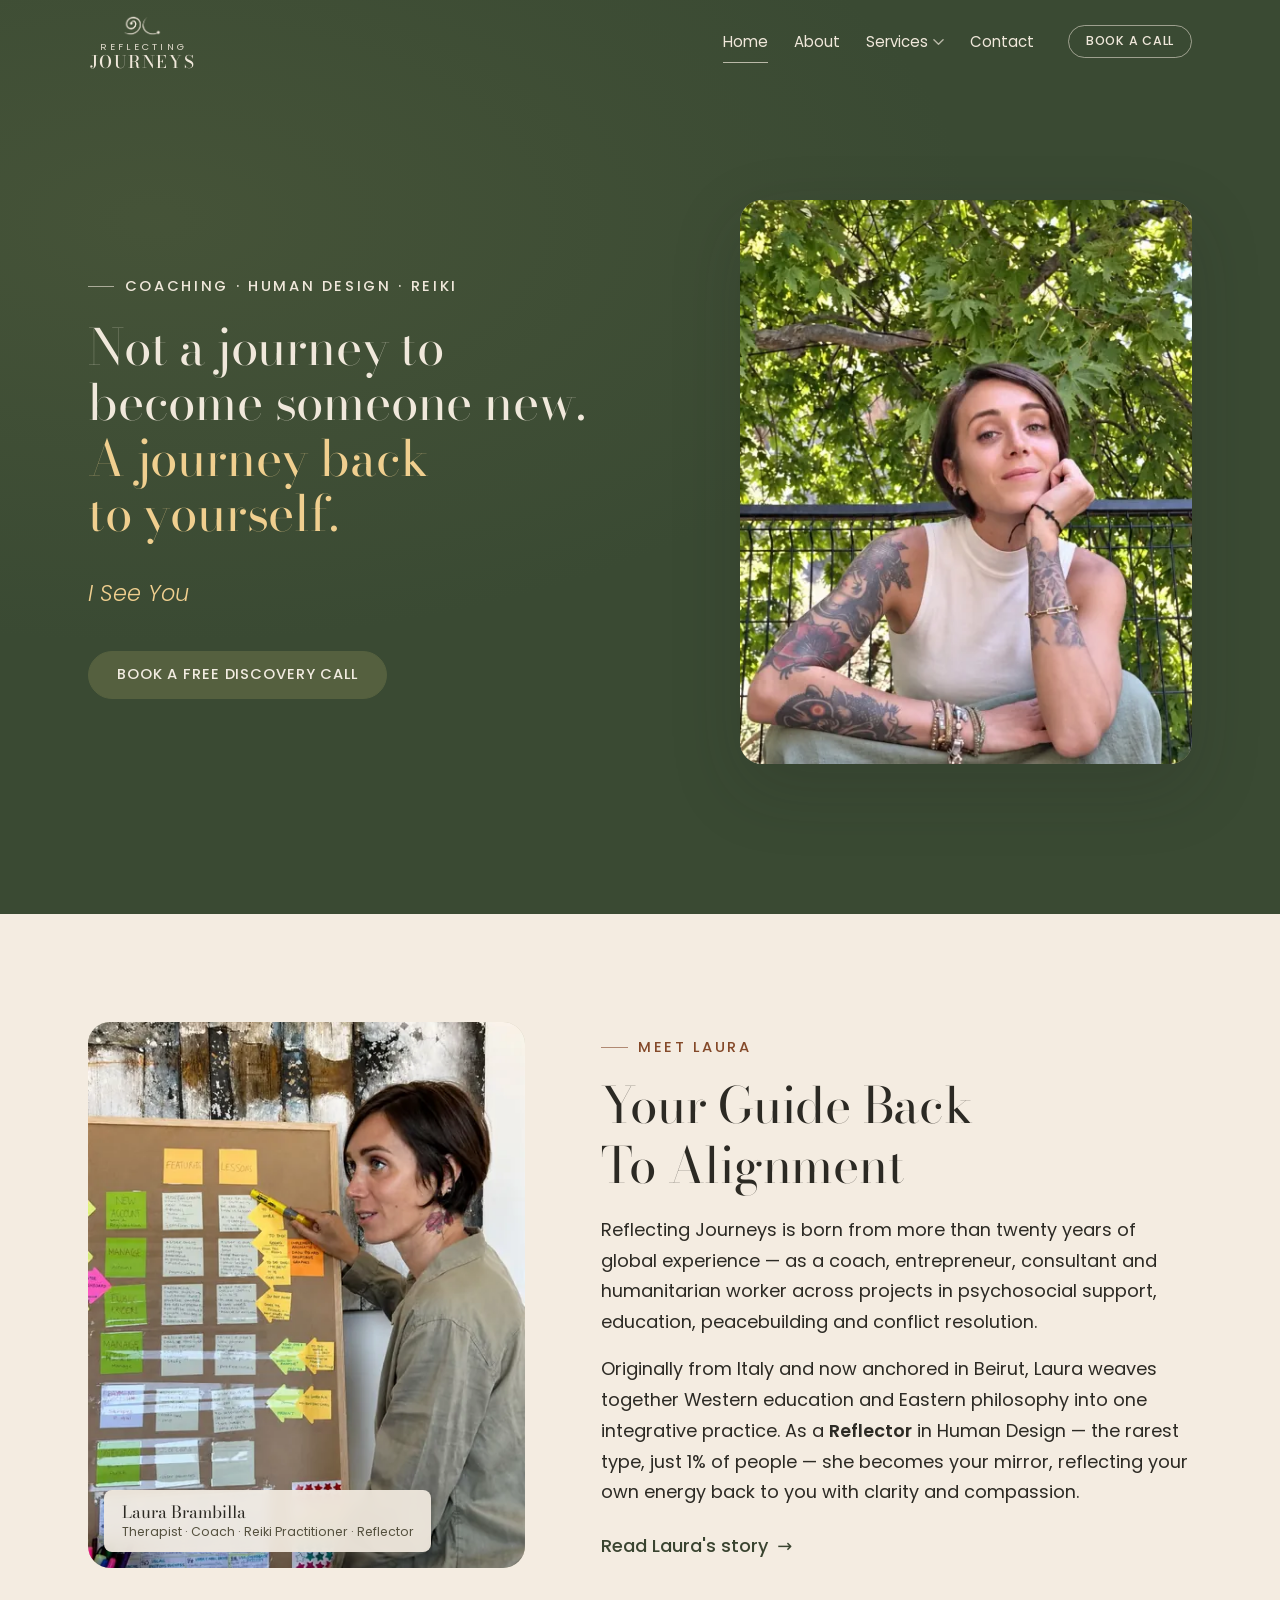
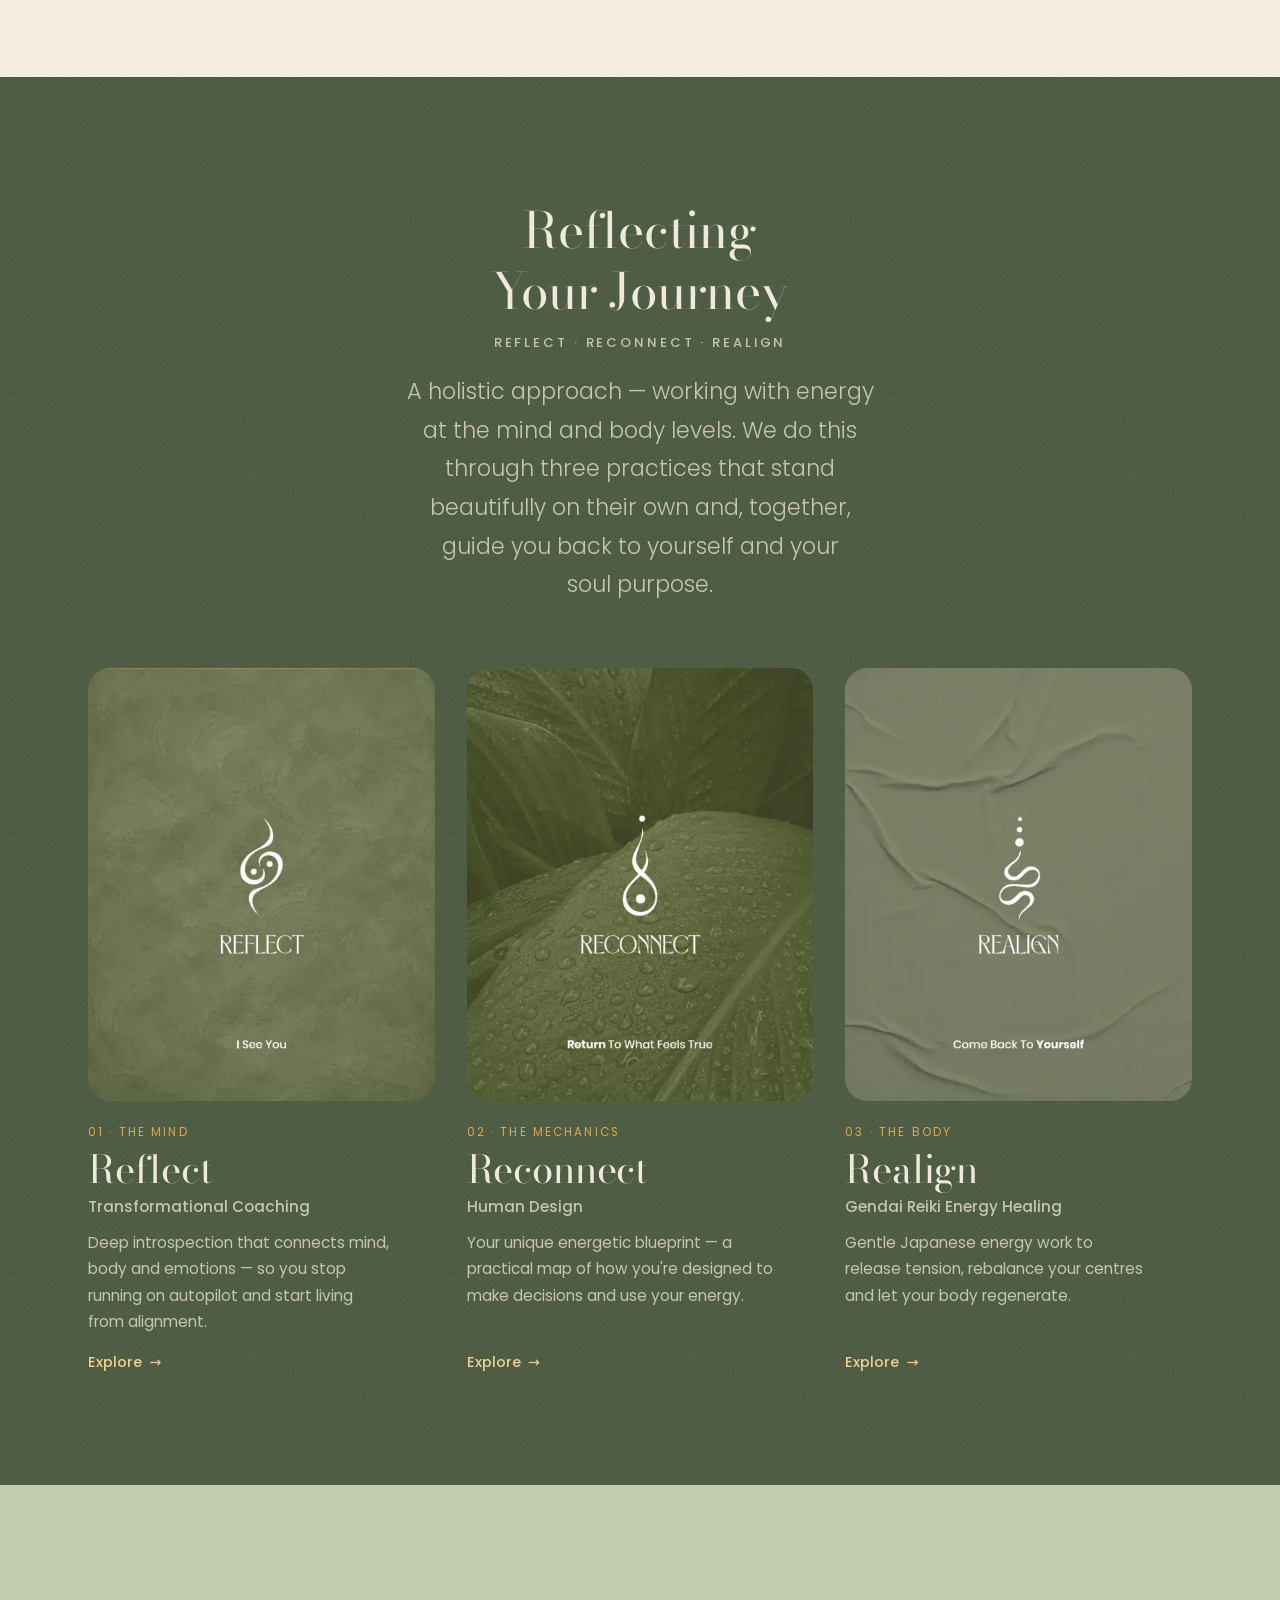
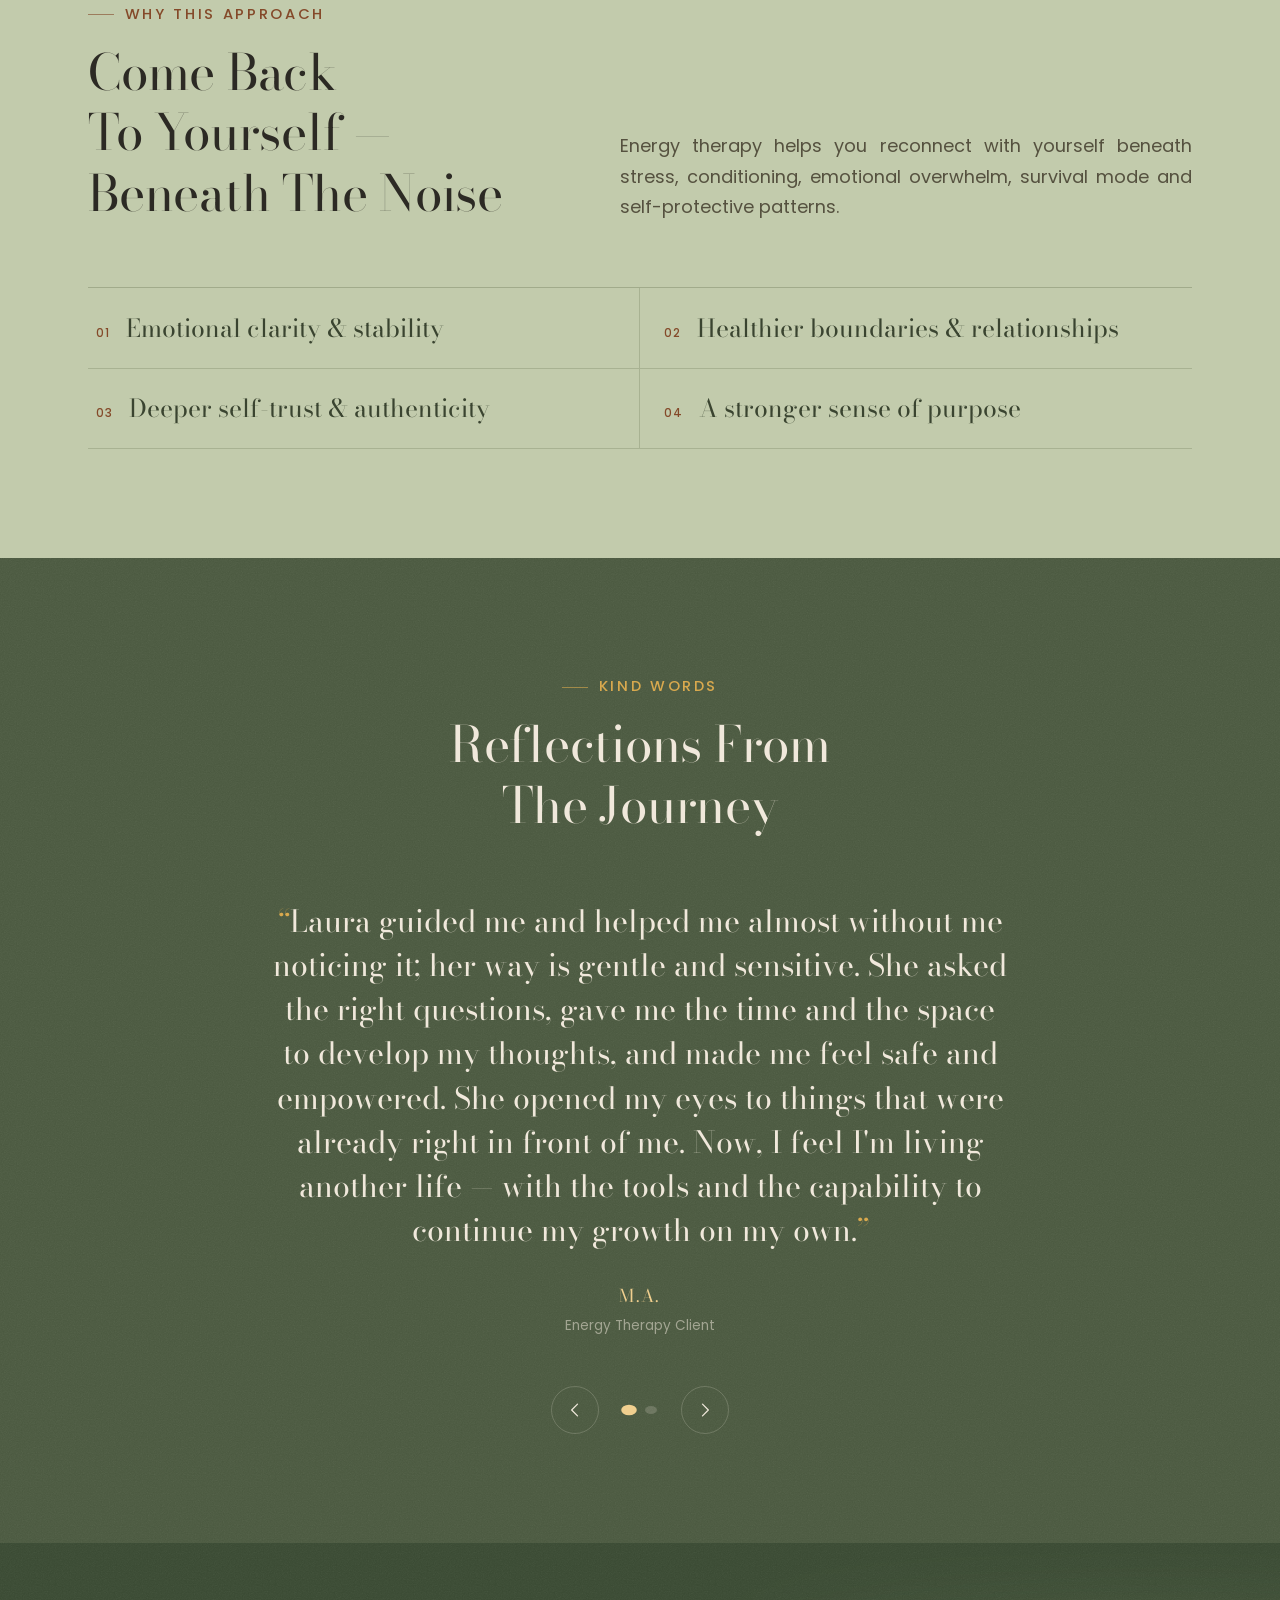
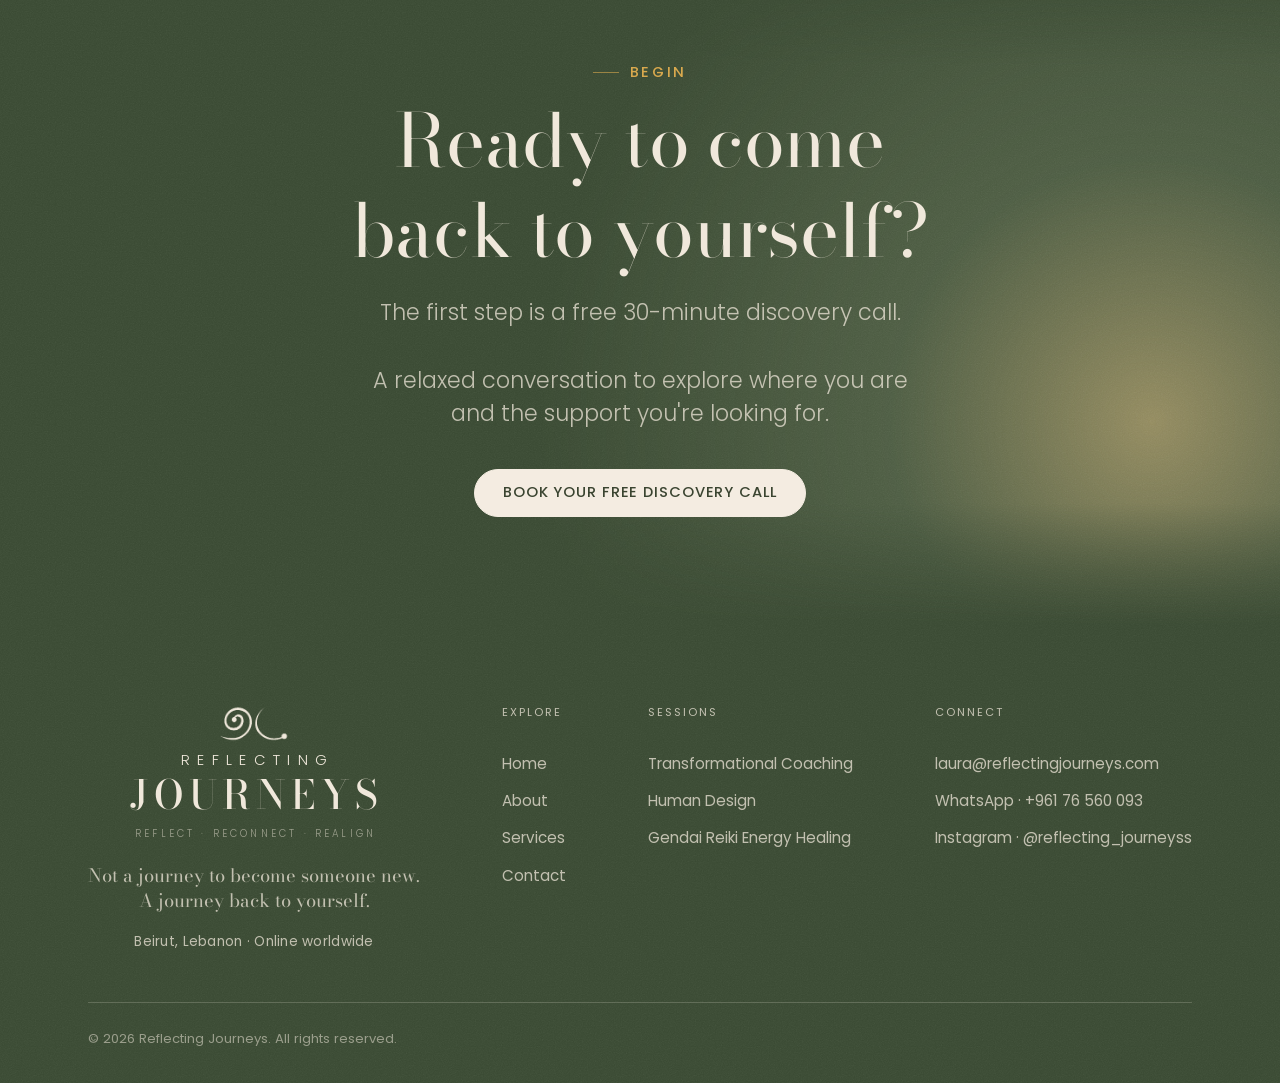
<file: index.html>
<!doctype html>
<html lang="en">
<head>
  <meta charset="utf-8" />
  <meta name="viewport" content="width=device-width, initial-scale=1" />
  <script>document.documentElement.classList.add('js');</script>
  <title>Reflecting Journeys — Reflect, Reconnect, Realign</title>
  <meta name="description" content="A personalised wellness experience with Laura Brambilla, bringing together Human Design, Gendai Reiki and transformational coaching to help you reconnect with yourself and live with clarity and alignment. Beirut & online worldwide." />
  <link rel="canonical" href="https://reflecting-journeys.netlify.app/" />

  <!-- Open Graph / social -->
  <meta property="og:type" content="website" />
  <meta property="og:site_name" content="Reflecting Journeys" />
  <meta property="og:title" content="Reflecting Journeys — Reflect, Reconnect, Realign" />
  <meta property="og:description" content="A personalised wellness experience with Laura Brambilla, bringing together Human Design, Gendai Reiki and transformational coaching to help you reconnect with yourself and live with clarity and alignment. Beirut & online worldwide." />
  <meta property="og:url" content="https://reflecting-journeys.netlify.app/" />
  <meta property="og:image" content="https://reflecting-journeys.netlify.app/images/og-share.jpg" />
  <meta property="og:image:width" content="1200" />
  <meta property="og:image:height" content="630" />
  <meta property="og:image:alt" content="Reflecting Journeys — Laura Brambilla. Not a journey to become someone new. A journey back to yourself." />
  <meta name="twitter:card" content="summary_large_image" />
  <meta name="twitter:image" content="https://reflecting-journeys.netlify.app/images/og-share.jpg" />

  <!-- Structured data (search engines) -->
  <script type="application/ld+json">
  {
    "@context": "https://schema.org",
    "@type": "ProfessionalService",
    "name": "Reflecting Journeys",
    "url": "https://reflecting-journeys.netlify.app/",
    "image": "https://reflecting-journeys.netlify.app/images/og-share.jpg",
    "logo": "https://reflecting-journeys.netlify.app/images/icons/icon-512.png",
    "description": "Transformational Coaching, Human Design and Gendai Reiki Energy Healing with Laura Brambilla — in Beirut and online worldwide.",
    "email": "laura@reflectingjourneys.com",
    "telephone": "+961 76 560 093",
    "address": {
      "@type": "PostalAddress",
      "addressLocality": "Beirut",
      "addressCountry": "LB"
    },
    "areaServed": "Worldwide",
    "founder": {
      "@type": "Person",
      "name": "Laura Brambilla",
      "jobTitle": "Therapist · Coach · Reiki Practitioner · Reflector"
    },
    "sameAs": [
      "https://instagram.com/reflecting_journeyss"
    ]
  }
  </script>

  <!-- Icons -->
  <link rel="icon" href="/favicon.ico" sizes="32x32" />
  <link rel="icon" href="/images/icons/favicon.svg" type="image/svg+xml" />
  <link rel="apple-touch-icon" href="/apple-touch-icon.png" />
  <link rel="manifest" href="/site.webmanifest" />
  <meta name="theme-color" content="#3a4a33" />

  <!-- Fonts: Poppins (body) + Bodoni Moda (elegant display fallback for Gamgote) -->
  <link rel="preconnect" href="https://fonts.googleapis.com" />
  <link rel="preconnect" href="https://fonts.gstatic.com" crossorigin />
  <link href="https://fonts.googleapis.com/css2?family=Bodoni+Moda:ital,opsz,wght@0,6..96,400;0,6..96,500;0,6..96,600;1,6..96,400;1,6..96,500&family=Poppins:ital,wght@0,300;0,400;0,500;0,600;1,400&display=swap" rel="stylesheet" />
  <link rel="stylesheet" href="styles.css" />
  <link rel="stylesheet" href="brand.css" />
</head>
<body class="has-hero">
  <a class="skip-link" href="#main">Skip to content</a>
  <header class="site-header" data-header>
    <div class="site-header__inner container container--wide">
      <a class="logo" href="index.html" aria-label="Reflecting Journeys — home">
        <span class="logo__mark" aria-hidden="true"></span>
        <span class="logo__word" aria-hidden="true">
          <span class="logo__word-top">Reflecting</span>
          <span class="logo__word-bottom">Journeys</span>
        </span>
      </a>

      <nav class="nav" id="primary-nav" aria-label="Primary">
        <ul class="nav__list">
          <li><a data-nav="home" href="index.html" aria-current="page" class="is-current">Home</a></li>
          <li><a data-nav="about" href="about.html">About</a></li>
          <li class="nav__item-has-sub" data-submenu>
            <a data-nav="services" href="services.html" class="nav__sub-toggle" aria-haspopup="true" aria-expanded="false">
              Services
              <svg class="nav__chev" viewBox="0 0 12 8" width="11" height="8" aria-hidden="true"><path d="M1 1.5 6 6.5 11 1.5" fill="none" stroke="currentColor" stroke-width="1.5" stroke-linecap="round" stroke-linejoin="round"/></svg>
            </a>
            <div class="nav__sub" role="menu">
              <span class="nav__sub-label">The Reflecting Journey</span>
              <a role="menuitem" href="coaching.html" class="nav__sub-link">
                <span class="nav__sub-num">01</span>
                <span><span class="nav__sub-title">Transformational Coaching</span><span class="nav__sub-desc">The Mind&nbsp;— Reflect</span></span>
              </a>
              <a role="menuitem" href="human-design.html" class="nav__sub-link">
                <span class="nav__sub-num">02</span>
                <span><span class="nav__sub-title">Human Design</span><span class="nav__sub-desc">The Mechanics&nbsp;— Reconnect</span></span>
              </a>
              <a role="menuitem" href="reiki.html" class="nav__sub-link">
                <span class="nav__sub-num">03</span>
                <span><span class="nav__sub-title">Gendai Reiki Energy Healing</span><span class="nav__sub-desc">The Body&nbsp;— Realign</span></span>
              </a>
              <a role="menuitem" href="services.html" class="nav__sub-all link">All services <span class="link__arrow" aria-hidden="true">→</span></a>
            </div>
          </li>
          <li><a data-nav="contact" href="contact.html">Contact</a></li>
        </ul>
        <a class="btn btn--primary btn--sm nav__cta" href="contact.html#book">Book a Call</a>
      </nav>

      <button class="nav-toggle" aria-expanded="false" aria-controls="primary-nav" aria-label="Open menu" data-nav-toggle>
        <span></span><span></span>
      </button>
    </div>
  </header>

  <main id="main">

  <!-- ============ A · HERO ============ -->
  <section class="hero" data-hero>
    <div class="container hero__inner">
      <div class="hero__copy">
        <p class="eyebrow hero__eyebrow">Coaching · Human Design · Reiki</p>
        <h1 class="hero__title hero__title--statement font-display">
          <span class="ln">Not a journey to become someone new.</span>
          <span class="ln accent">A journey back to yourself.</span>
        </h1>
        <p class="hero__lead" data-cms="home.hero_lead"><em>I See You</em></p>
        <div class="hero__actions">
          <a class="btn btn--primary" href="contact.html#book">Book a free discovery call</a>
        </div>
      </div>
      <figure class="hero__figure">
        <img src="images/uploads/laura-trees-full.webp" srcset="images/resp/laura-trees-full-480.webp 480w, images/resp/laura-trees-full-720.webp 720w, images/resp/laura-trees-full-851.webp 851w" sizes="(max-width: 800px) 92vw, 460px" data-cms-img="images.home.hero" alt="Laura Brambilla sitting outdoors under the trees" fetchpriority="high" decoding="async" style="object-position: 50% 24%" />
      </figure>
    </div>
  </section>

  <!-- ============ B · MEET LAURA (short) ============ -->
  <section class="section meet bg-cream" aria-labelledby="meet-title" id="meet-laura">
    <div class="container meet__inner">
      <figure class="meet__image is-zoom editorial-image editorial-image--rounded" style="--ar: 4/5; --pos: 50% 28%">
        <img src="images/uploads/laura-about.jpg" srcset="images/resp/laura-about-480.webp 480w, images/resp/laura-about-720.webp 720w, images/resp/laura-about-960.webp 960w" sizes="(max-width: 800px) 92vw, 460px" data-cms-img="images.home.meet" alt="Laura Brambilla mapping ideas and patterns on a planning board" loading="lazy" decoding="async" />
        <figcaption class="meet__badge">
          <span class="meet__badge-name">Laura Brambilla</span>
          <span class="meet__badge-role"><span class="nowrap">Therapist</span> · <span class="nowrap">Coach</span> · <span class="nowrap">Reiki Practitioner</span> · <span class="nowrap">Reflector</span></span>
        </figcaption>
      </figure>

      <div class="meet__text" data-reveal>
        <p class="eyebrow">Meet Laura</p>
        <h2 id="meet-title" class="meet__title">Your Guide Back To Alignment</h2>
        <p data-cms="home.meet_p1">Reflecting Journeys is born from more than twenty years of global experience&nbsp;— as a coach, entrepreneur, consultant and humanitarian worker across projects in psychosocial support, education and peacebuilding.</p>
        <p data-cms="home.meet_p2">Originally from Italy and now anchored in Beirut, Laura weaves Western education and Eastern philosophy into one integrative practice. As a <strong>Reflector</strong> in Human Design&nbsp;— the rarest type, just 1% of people&nbsp;— she becomes your mirror, reflecting your own energy back with clarity and compassion.</p>
        <a class="link" href="about.html">Read Laura's story <span class="link__arrow" aria-hidden="true">→</span></a>
      </div>
    </div>
  </section>

  <!-- ============ C · THE PATH — Reflect / Reconnect / Realign + services ============ -->
  <section class="section path bg-deep grain on-dark" aria-labelledby="path-title" id="path">
    <div class="container container--wide">
      <div class="section-heading is-centered" data-reveal>
        <h2 id="path-title" class="section-heading__title">Reflecting Your Journey</h2>
        <p class="path__triad">Reflect · Reconnect · Realign</p>
        <p class="section-heading__intro">A holistic approach&nbsp;— working with energy at the mind and body levels. We do this through three practices that stand beautifully on their own and, together, guide you back to yourself and your soul purpose.</p>
      </div>

      <div class="path__grid">
        <article class="path__card" data-reveal>
          <a class="path__link" href="coaching.html">
            <figure class="path__figure"><img src="images/brand/word-reflect.webp" srcset="images/resp/word-reflect-480.webp 480w, images/resp/word-reflect-720.webp 720w, images/resp/word-reflect-960.webp 960w" sizes="(max-width: 800px) 92vw, 460px" alt="Reflect — I See You" loading="lazy" decoding="async" /></figure>
            <div class="path__body">
              <span class="path__step">01 · The Mind</span>
              <h3 class="path__word font-display">Reflect</h3>
              <p class="path__service">Transformational Coaching</p>
              <p class="path__desc" data-cms="services.coaching_desc">Turn new awareness into clearer decisions, healthier boundaries and a life that genuinely reflects who you are.</p>
              <span class="link path__cta">Explore <span class="link__arrow" aria-hidden="true">→</span></span>
            </div>
          </a>
        </article>

        <article class="path__card" data-reveal data-reveal-delay="0.1s">
          <a class="path__link" href="human-design.html">
            <figure class="path__figure"><img src="images/brand/word-reconnect.webp" srcset="images/resp/word-reconnect-480.webp 480w, images/resp/word-reconnect-720.webp 720w, images/resp/word-reconnect-960.webp 960w" sizes="(max-width: 800px) 92vw, 460px" alt="Reconnect — Return To What Feels True" loading="lazy" decoding="async" /></figure>
            <div class="path__body">
              <span class="path__step">02 · The Mechanics</span>
              <h3 class="path__word font-display">Reconnect</h3>
              <p class="path__service">Human Design</p>
              <p class="path__desc" data-cms="services.human_design_desc">Your unique energetic blueprint&nbsp;— a practical map of how you're designed to make decisions and use your energy.</p>
              <span class="link path__cta">Explore <span class="link__arrow" aria-hidden="true">→</span></span>
            </div>
          </a>
        </article>

        <article class="path__card" data-reveal data-reveal-delay="0.2s">
          <a class="path__link" href="reiki.html">
            <figure class="path__figure"><img src="images/brand/word-realign.webp" srcset="images/resp/word-realign-480.webp 480w, images/resp/word-realign-720.webp 720w, images/resp/word-realign-960.webp 960w" sizes="(max-width: 800px) 92vw, 460px" alt="Realign — Come Back To Yourself" loading="lazy" decoding="async" /></figure>
            <div class="path__body">
              <span class="path__step">03 · The Body</span>
              <h3 class="path__word font-display">Realign</h3>
              <p class="path__service">Gendai Reiki Energy Healing</p>
              <p class="path__desc" data-cms="services.reiki_desc">Gentle Japanese energy work to release tension, rebalance your centres and let your body regenerate.</p>
              <span class="link path__cta">Explore <span class="link__arrow" aria-hidden="true">→</span></span>
            </div>
          </a>
        </article>
      </div>
    </div>
  </section>

  <!-- ============ D · WHY THIS APPROACH (concise) ============ -->
  <section class="section why bg-sage" aria-labelledby="why-title" id="why">
    <div class="container">
      <div class="why__intro">
        <div class="section-heading" data-reveal>
          <p class="eyebrow">Why this approach</p>
          <h2 id="why-title" class="section-heading__title">Come Back To Yourself&nbsp;— Beneath The Noise</h2>
        </div>
        <div class="why__lede prose" data-reveal data-reveal-delay="0.1s">
          <p data-cms="home.why_p1">Energy therapy helps you reconnect with yourself beneath stress, conditioning and survival-mode patterns. Over time, decisions become clearer and more aligned&nbsp;— because they come from a deeper connection to yourself.</p>
        </div>
      </div>

      <ul class="why__outcomes" data-stagger data-reveal>
        <li><span class="why__outcome-num">01</span> Emotional clarity &amp; stability</li>
        <li><span class="why__outcome-num">02</span> Healthier boundaries &amp; relationships</li>
        <li><span class="why__outcome-num">03</span> Deeper self-trust &amp; authenticity</li>
        <li><span class="why__outcome-num">04</span> A stronger sense of purpose</li>
      </ul>
    </div>
  </section>

  <!-- ============ F · TESTIMONIALS ============ -->
  <section class="section testimonials bg-deep grain on-dark" aria-labelledby="testi-title" id="testimonials">
    <div class="container">
      <div class="section-heading is-centered" data-reveal>
        <p class="eyebrow is-centered">Kind words</p>
        <h2 id="testi-title" class="section-heading__title">Reflections From The Journey</h2>
      </div>

      <div class="carousel" data-carousel aria-roledescription="carousel" aria-label="Client testimonials">
        <div class="carousel__viewport" data-carousel-viewport>
          <ul class="carousel__track" data-carousel-track>
            <li class="carousel__slide" role="group" aria-roledescription="slide" aria-label="1 of 2">
              <figure class="testimonial">
                <blockquote class="testimonial__quote font-display">
                  Laura guided me and helped me almost without me noticing it; her way is gentle and sensitive. She asked the right questions, gave me the time and the space to develop my thoughts, and made me feel safe and empowered. She opened my eyes to things that were already right in front of me. Now, I feel I'm living another life&nbsp;— with the tools and the capability to continue my growth on my own.
                </blockquote>
                <figcaption class="testimonial__by">
                  <span class="testimonial__initials">M.A.</span>
                  <span class="testimonial__role">Energy Therapy Client</span>
                </figcaption>
              </figure>
            </li>
            <li class="carousel__slide" role="group" aria-roledescription="slide" aria-label="2 of 2">
              <figure class="testimonial">
                <blockquote class="testimonial__quote font-display">
                  Working with Laura has been an eye-opening and soul-refreshing experience. She is an incredible healer who helped me dive deep into my emotional and energetic blocks. Her coaching unravels the inner self layer by layer, uncovering answers that were always there but never quite so clear. By integrating Reiki, she provides a unique look at how your energy handles outside stressors. I've come away with a much deeper understanding of myself.
                </blockquote>
                <figcaption class="testimonial__by">
                  <span class="testimonial__initials">R.A.</span>
                  <span class="testimonial__role">Energy Therapy Client</span>
                </figcaption>
              </figure>
            </li>
          </ul>
        </div>

        <div class="carousel__controls">
          <button class="carousel__btn" data-carousel-prev aria-label="Previous testimonial">
            <svg viewBox="0 0 24 24" width="20" height="20" aria-hidden="true"><path d="M15 5 8 12l7 7" fill="none" stroke="currentColor" stroke-width="1.5" stroke-linecap="round" stroke-linejoin="round"/></svg>
          </button>
          <div class="carousel__dots" data-carousel-dots role="tablist" aria-label="Choose testimonial"></div>
          <button class="carousel__btn" data-carousel-next aria-label="Next testimonial">
            <svg viewBox="0 0 24 24" width="20" height="20" aria-hidden="true"><path d="M9 5l7 7-7 7" fill="none" stroke="currentColor" stroke-width="1.5" stroke-linecap="round" stroke-linejoin="round"/></svg>
          </button>
        </div>
      </div>
    </div>
  </section>

  <!-- ============ G · BOOKING CTA ============ -->
  <section class="section booking-cta bg-deepest grain bloom bloom--bottom-right on-dark" aria-labelledby="booking-cta-title">
    <div class="container container--text text-center">
      <p class="eyebrow is-centered" data-reveal>Begin</p>
      <h2 id="booking-cta-title" class="booking-cta__title" data-reveal>Ready to come back to yourself?</h2>
      <p class="lead booking-cta__lead" data-reveal>
        The first step is a free <span class="nowrap">30-minute</span> discovery call.<br /><br />
        A relaxed conversation to explore where you are and the support you're looking for.
      </p>
      <div class="booking-cta__actions" data-reveal>
        <a class="btn btn--primary" href="contact.html#book">Book your free discovery call</a>
      </div>
    </div>
  </section>

  </main>
  <footer class="site-footer bg-deepest grain on-dark" role="contentinfo">
    <div class="container container--wide">
      <div class="site-footer__top">
        <div class="site-footer__brand">
          <a class="logo-lockup logo--footer" href="index.html" aria-label="Reflecting Journeys — home">
            <span class="logo-lockup__mark" aria-hidden="true"></span>
            <span class="logo-lockup__reflecting">Reflecting</span>
            <span class="logo-lockup__journeys">Journeys</span>
            <span class="logo-lockup__tag">Reflect · Reconnect · Realign</span>
          </a>
          <p class="site-footer__tag">Not a journey to become someone new.<br />A journey back to yourself.</p>
          <p class="site-footer__loc">Beirut, Lebanon · Online worldwide</p>
        </div>

        <nav class="site-footer__nav" aria-label="Footer">
          <p class="site-footer__col-label">Explore</p>
          <a href="index.html">Home</a>
          <a href="about.html">About</a>
          <a href="services.html">Services</a>
          <a href="contact.html">Contact</a>
        </nav>

        <nav class="site-footer__nav" aria-label="Services">
          <p class="site-footer__col-label">Sessions</p>
          <a href="coaching.html">Transformational Coaching</a>
          <a href="human-design.html">Human Design</a>
          <a href="reiki.html">Gendai Reiki Energy Healing</a>
        </nav>

        <div class="site-footer__connect">
          <p class="site-footer__col-label">Connect</p>
          <a href="mailto:laura@reflectingjourneys.com" class="site-footer__contact">laura@reflectingjourneys.com</a>
          <a href="https://wa.me/96176560093" target="_blank" rel="noopener" class="site-footer__contact">WhatsApp · +961 76 560 093</a>
          <a href="https://instagram.com/reflecting_journeyss" target="_blank" rel="noopener" class="site-footer__contact">Instagram · @reflecting_journeyss</a>
        </div>
      </div>

      <div class="site-footer__base">
        <p>© <span data-year>2026</span> Reflecting Journeys. All rights reserved.</p>
      </div>
    </div>
  </footer>

  <script src="script.js" defer></script>

  <!-- Netlify Identity widget: catches invite / password-recovery links that
       land on the site root, and sends logged-in users to the CMS. -->
  <script src="https://identity.netlify.com/v1/netlify-identity-widget.js"></script>
  <script>
    if (window.netlifyIdentity) {
      window.netlifyIdentity.on('init', function (user) {
        if (!user) {
          window.netlifyIdentity.on('login', function () { document.location.href = '/admin/'; });
        }
      });
    }
  </script>
</body>
</html>
</file>
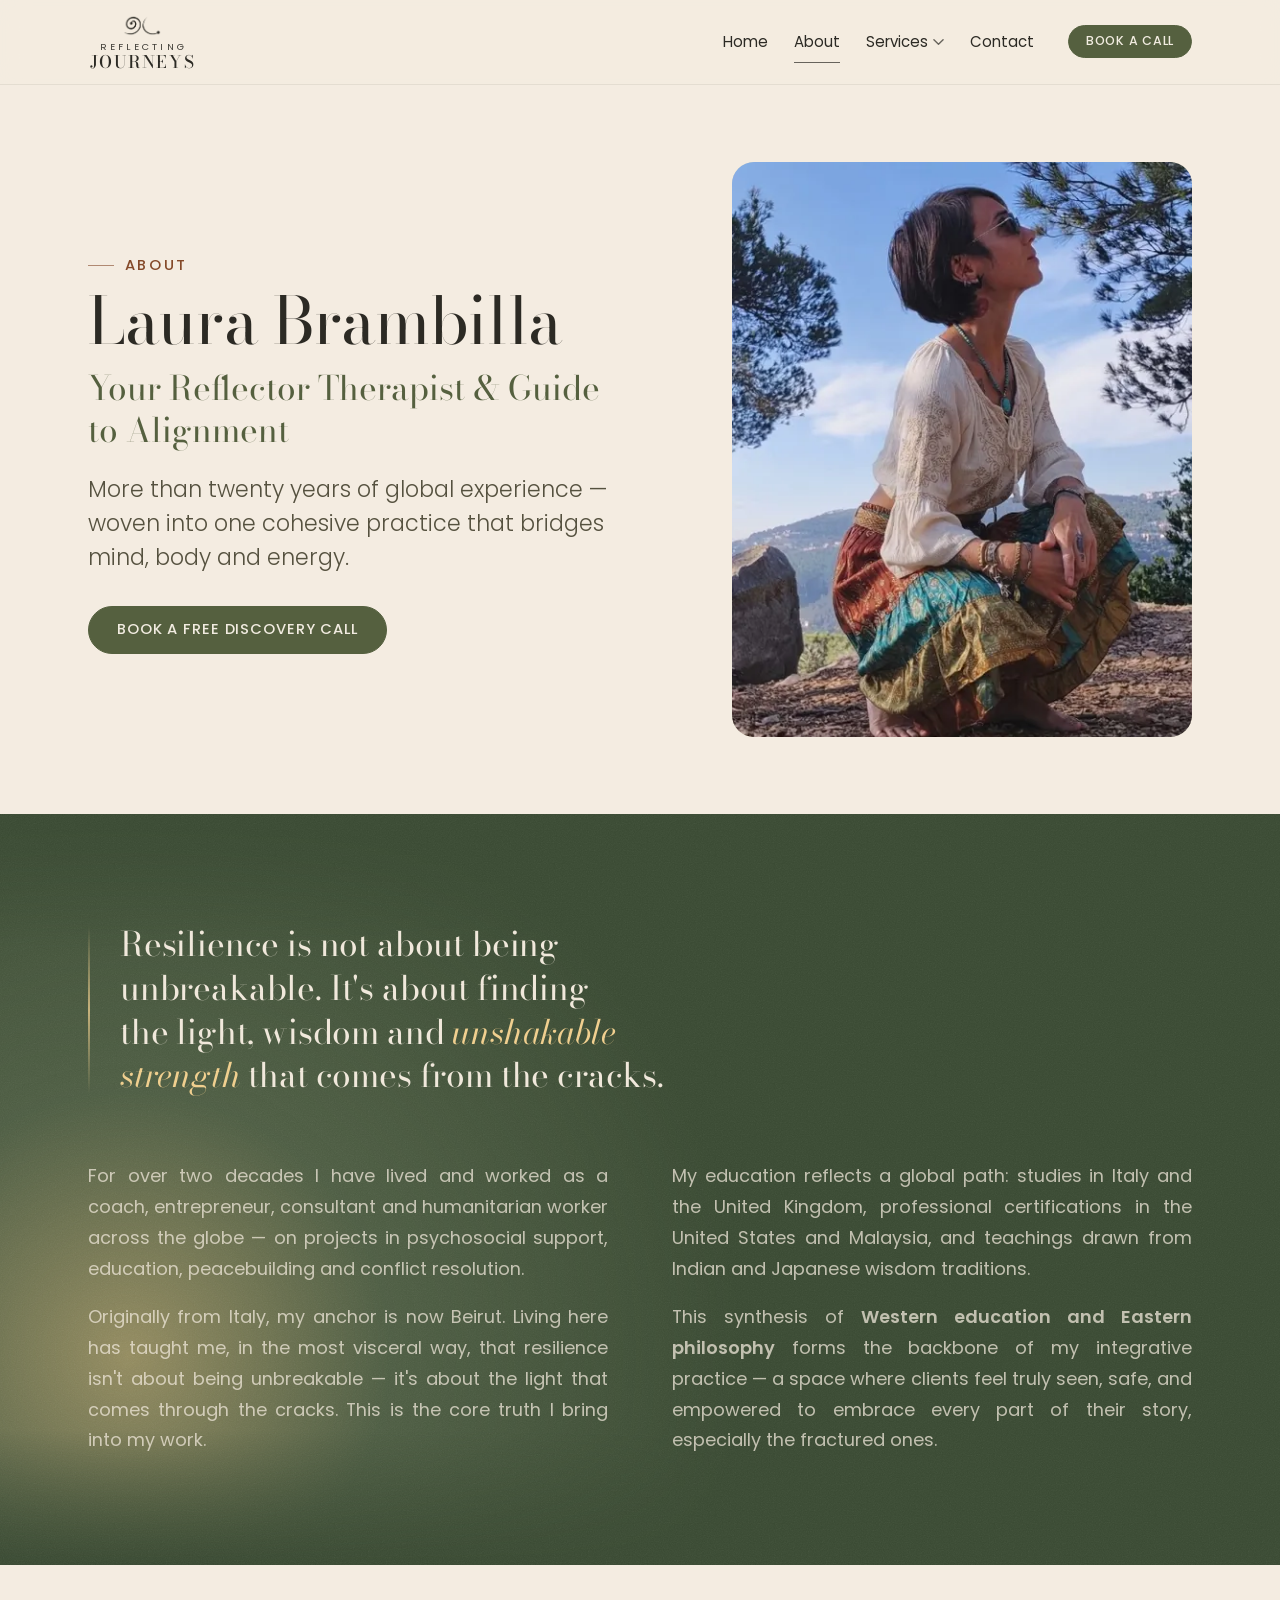
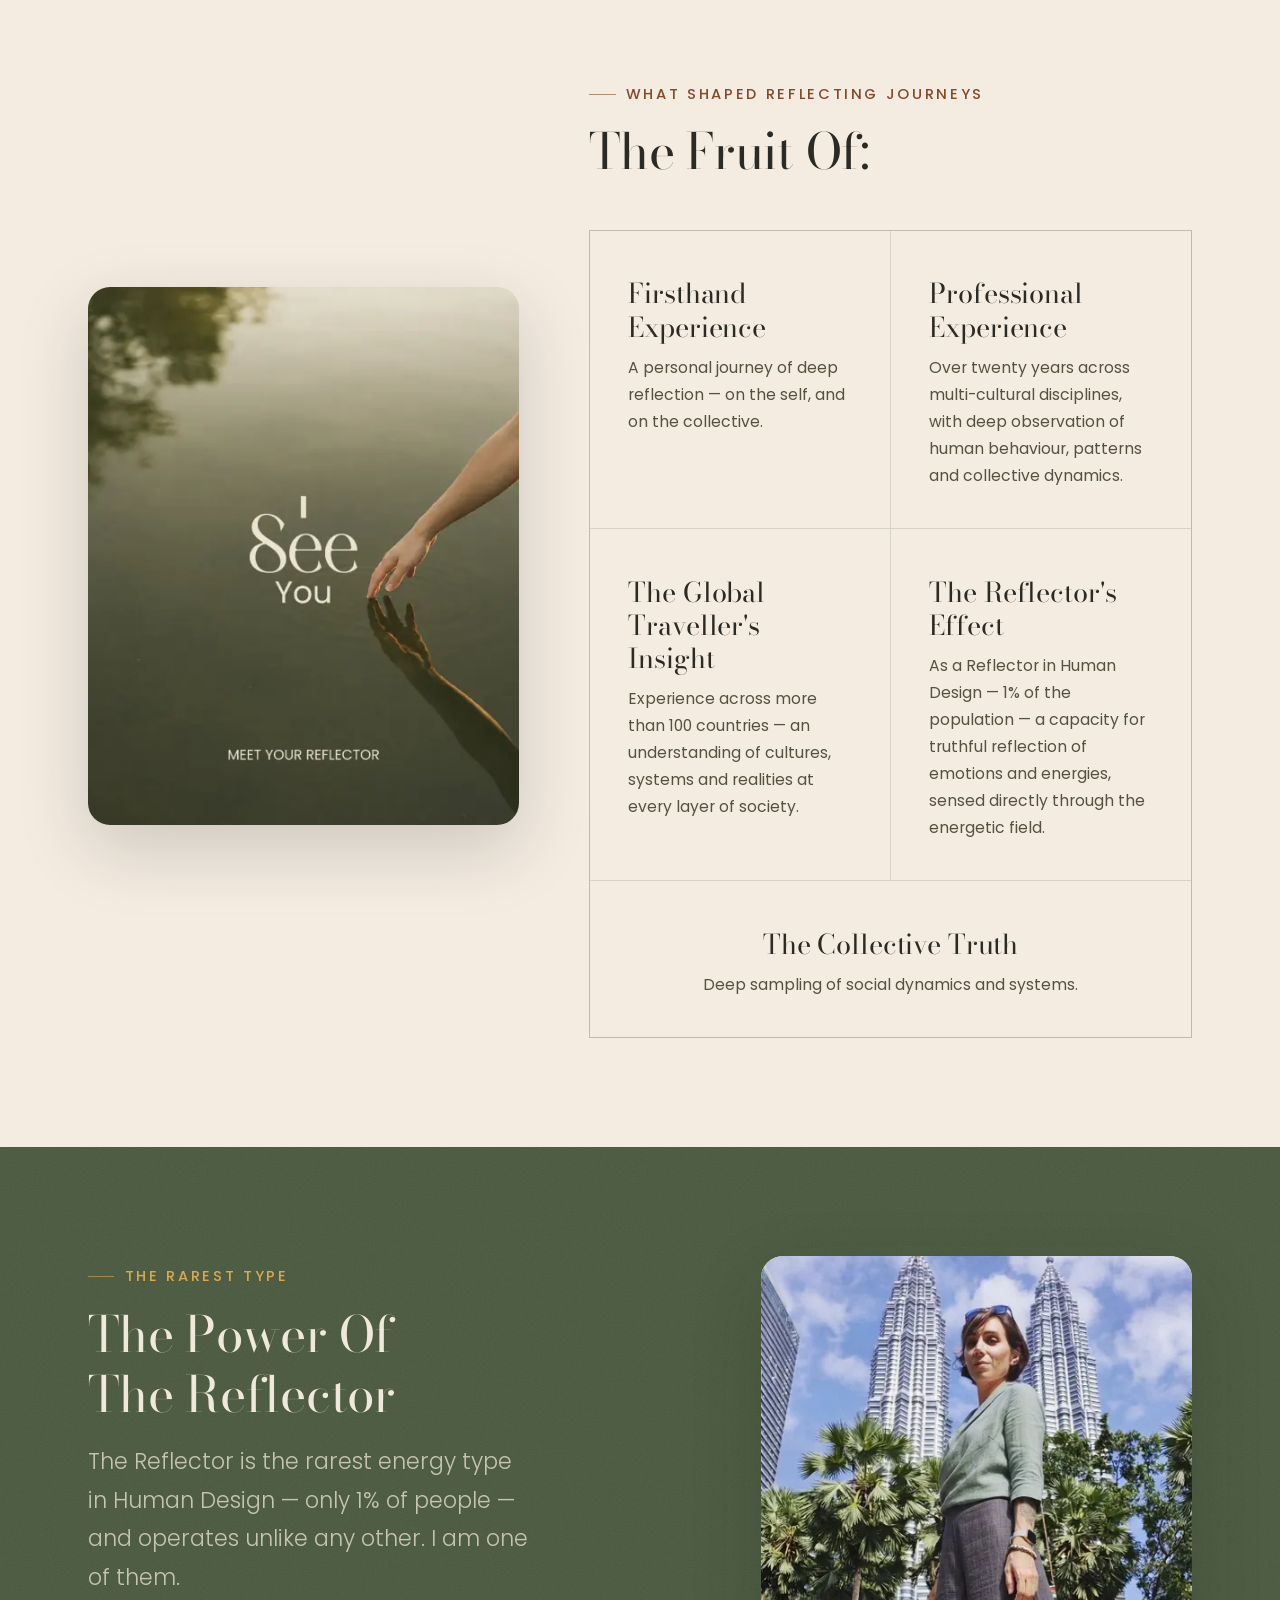
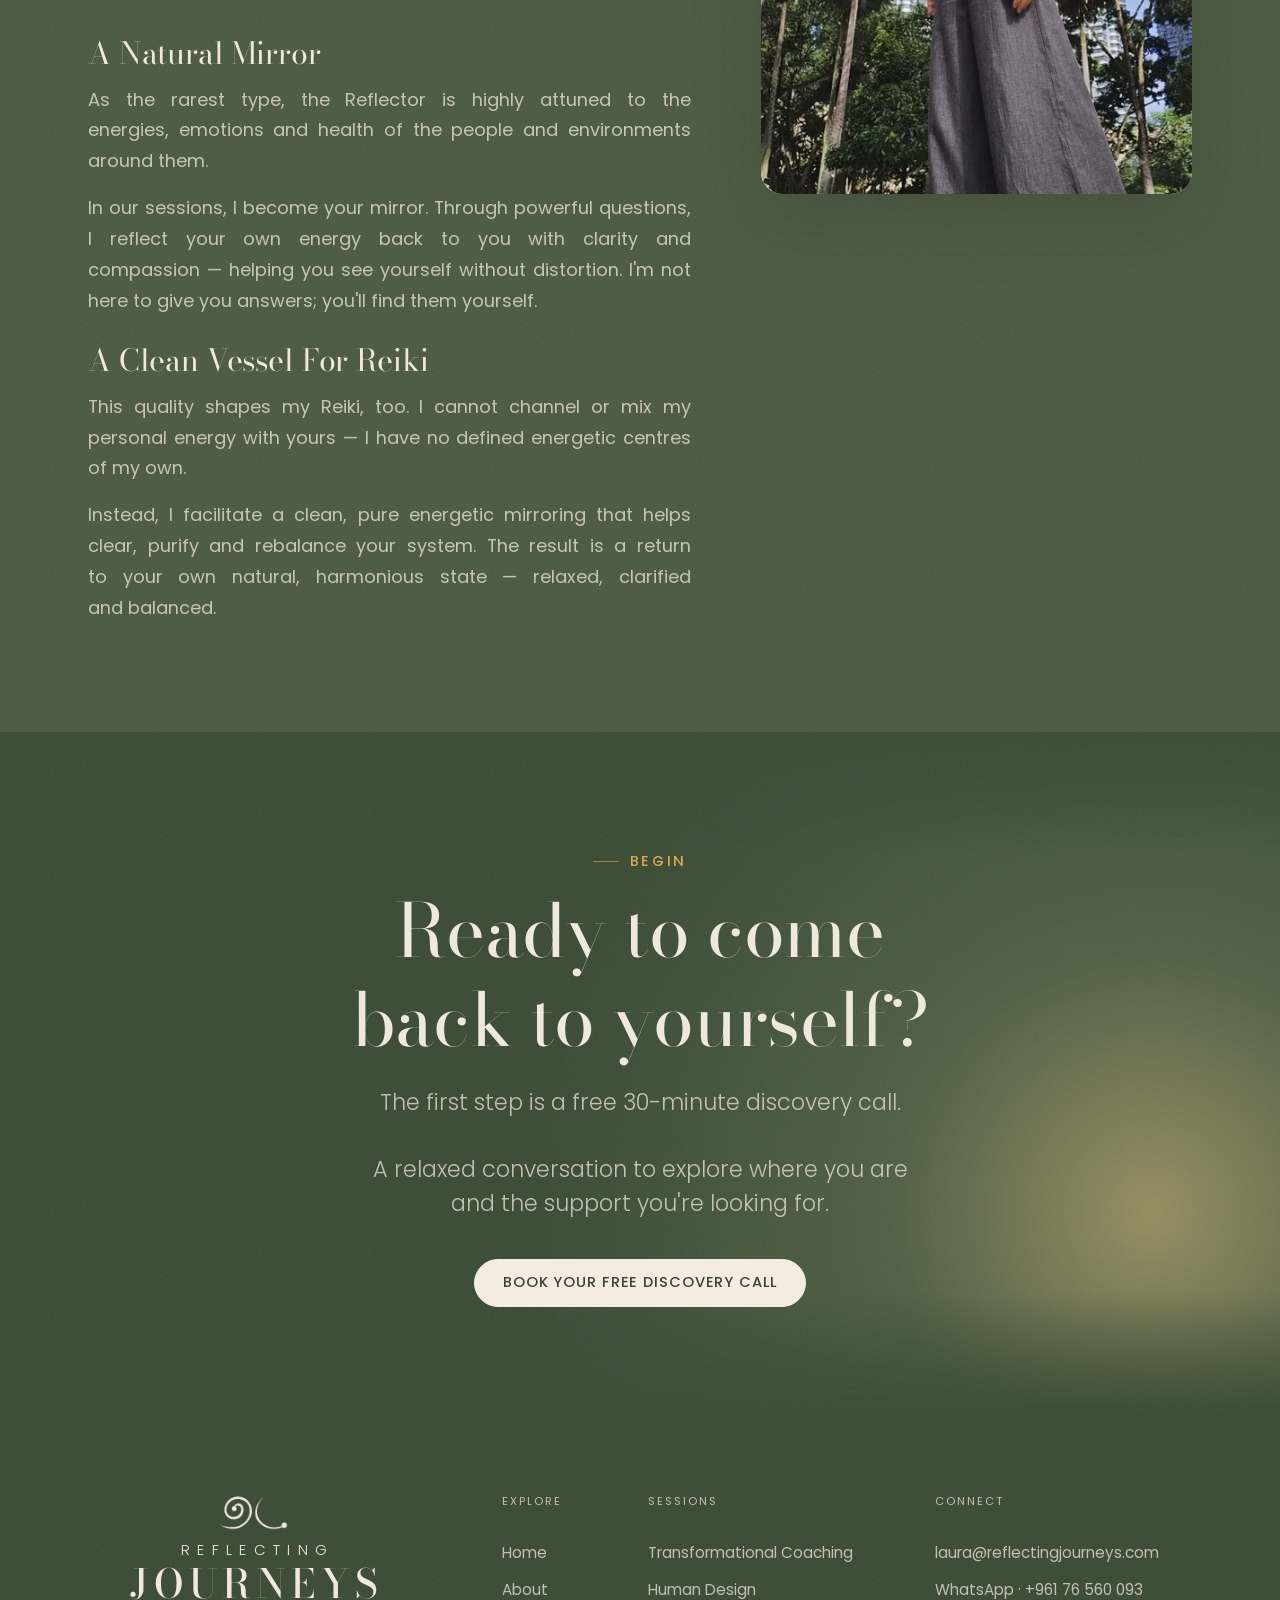
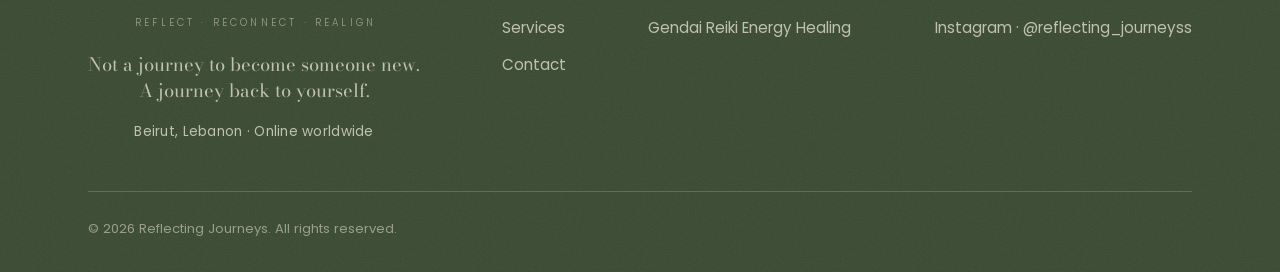
<file: about.html>
<!doctype html>
<html lang="en">
<head>
  <meta charset="utf-8" />
  <meta name="viewport" content="width=device-width, initial-scale=1" />
  <script>document.documentElement.classList.add('js');</script>
  <title>About Laura Brambilla — Reflecting Journeys</title>
  <meta name="description" content="Laura Brambilla — Reflector therapist and guide to alignment. More than twenty years of global experience across coaching, humanitarian work and energy healing, from Italy to Beirut and over 100 countries." />
  <link rel="canonical" href="https://reflecting-journeys.netlify.app/about" />

  <!-- Open Graph / social -->
  <meta property="og:type" content="website" />
  <meta property="og:site_name" content="Reflecting Journeys" />
  <meta property="og:title" content="About Laura Brambilla — Reflecting Journeys" />
  <meta property="og:description" content="Laura Brambilla — Reflector therapist and guide to alignment. More than twenty years of global experience across coaching, humanitarian work and energy healing, from Italy to Beirut and over 100 countries." />
  <meta property="og:url" content="https://reflecting-journeys.netlify.app/about" />
  <meta property="og:image" content="https://reflecting-journeys.netlify.app/images/og-share.jpg" />
  <meta property="og:image:width" content="1200" />
  <meta property="og:image:height" content="630" />
  <meta property="og:image:alt" content="Reflecting Journeys — Laura Brambilla. Not a journey to become someone new. A journey back to yourself." />
  <meta name="twitter:card" content="summary_large_image" />
  <meta name="twitter:image" content="https://reflecting-journeys.netlify.app/images/og-share.jpg" />

  <!-- Icons -->
  <link rel="icon" href="/favicon.ico" sizes="32x32" />
  <link rel="icon" href="/images/icons/favicon.svg" type="image/svg+xml" />
  <link rel="apple-touch-icon" href="/apple-touch-icon.png" />
  <link rel="manifest" href="/site.webmanifest" />
  <meta name="theme-color" content="#3a4a33" />

  <!-- Fonts: Poppins (body) + Fraunces (temporary display fallback for Gamgote) -->
  <link rel="preconnect" href="https://fonts.googleapis.com" />
  <link rel="preconnect" href="https://fonts.gstatic.com" crossorigin />
  <link href="https://fonts.googleapis.com/css2?family=Bodoni+Moda:ital,opsz,wght@0,6..96,400;0,6..96,500;0,6..96,600;1,6..96,400;1,6..96,500&family=Poppins:ital,wght@0,300;0,400;0,500;0,600;1,400&display=swap" rel="stylesheet" />
  <link rel="stylesheet" href="styles.css" />
  <link rel="stylesheet" href="brand.css" />

  <!-- Styles -->

</head>
<body class="">
  <a class="skip-link" href="#main">Skip to content</a>
  <header class="site-header" data-header>
    <div class="site-header__inner container container--wide">
      <a class="logo" href="index.html" aria-label="Reflecting Journeys — home">
        <span class="logo__mark" aria-hidden="true"></span>
        <span class="logo__word" aria-hidden="true">
          <span class="logo__word-top">Reflecting</span>
          <span class="logo__word-bottom">Journeys</span>
        </span>
      </a>

      <nav class="nav" id="primary-nav" aria-label="Primary">
        <ul class="nav__list">
          <li><a data-nav="home" href="index.html">Home</a></li>
          <li><a data-nav="about" href="about.html" aria-current="page" class="is-current">About</a></li>
          <li class="nav__item-has-sub" data-submenu>
            <a data-nav="services" href="services.html" class="nav__sub-toggle" aria-haspopup="true" aria-expanded="false">
              Services
              <svg class="nav__chev" viewBox="0 0 12 8" width="11" height="8" aria-hidden="true"><path d="M1 1.5 6 6.5 11 1.5" fill="none" stroke="currentColor" stroke-width="1.5" stroke-linecap="round" stroke-linejoin="round"/></svg>
            </a>
            <div class="nav__sub" role="menu">
              <span class="nav__sub-label">The Reflecting Journey</span>
              <a role="menuitem" href="coaching.html" class="nav__sub-link">
                <span class="nav__sub-num">01</span>
                <span><span class="nav__sub-title">Transformational Coaching</span><span class="nav__sub-desc">The Mind&nbsp;— Reflect</span></span>
              </a>
              <a role="menuitem" href="human-design.html" class="nav__sub-link">
                <span class="nav__sub-num">02</span>
                <span><span class="nav__sub-title">Human Design</span><span class="nav__sub-desc">The Mechanics&nbsp;— Reconnect</span></span>
              </a>
              <a role="menuitem" href="reiki.html" class="nav__sub-link">
                <span class="nav__sub-num">03</span>
                <span><span class="nav__sub-title">Gendai Reiki Energy Healing</span><span class="nav__sub-desc">The Body&nbsp;— Realign</span></span>
              </a>
              <a role="menuitem" href="services.html" class="nav__sub-all link">All services <span class="link__arrow" aria-hidden="true">→</span></a>
            </div>
          </li>
          <li><a data-nav="contact" href="contact.html">Contact</a></li>
        </ul>
        <a class="btn btn--primary btn--sm nav__cta" href="contact.html#book">Book a Call</a>
      </nav>

      <button class="nav-toggle" aria-expanded="false" aria-controls="primary-nav" aria-label="Open menu" data-nav-toggle>
        <span></span><span></span>
      </button>
    </div>
  </header>

  <main id="main">


  <!-- ============ PAGE HERO ============ -->
  <section class="page-hero bg-cream">
    <div class="container container--wide page-hero__inner">
      <div class="page-hero__text" data-reveal>
        <p class="eyebrow">About</p>
        <h1 class="page-hero__title font-display">Laura Brambilla</h1>
        <p class="page-hero__sub">Your Reflector Therapist &amp; Guide to Alignment</p>
        <p class="lead page-hero__lead" data-cms="about.lead">More than twenty years of global experience&nbsp;— woven into one cohesive practice that bridges mind, body and energy.</p>
        <a class="btn btn--primary" href="contact.html#book">Book a free discovery call</a>
      </div>
      <figure class="editorial-image editorial-image--rounded is-zoom page-hero__image" style="--ar: 4/5; --pos: 50% 20%"
              data-reveal="mask" data-placeholder="Laura — portrait">
        <img src="images/uploads/laura-nature.jpg" srcset="images/resp/laura-nature-480.webp 480w, images/resp/laura-nature-497.webp 497w" sizes="(max-width: 800px) 92vw, 460px" data-cms-img="images.about.main" alt="Laura Brambilla outdoors in nature" loading="lazy" decoding="async" />
      </figure>
    </div>
  </section>

  <!-- ============ STORY / RESILIENCE ============ -->
  <section class="section bg-deepest grain bloom bloom--left on-dark" aria-labelledby="story-title">
    <div class="container">
      <div class="pull-band" data-reveal>
        <span class="crack__line" aria-hidden="true"></span>
        <h2 id="story-title" class="pull-band__quote font-display">
          Resilience is not about being unbreakable. It's about finding the light, wisdom and <em>unshakable strength</em> that comes from the cracks.
        </h2>
      </div>
      <div class="two-col two-col--text" data-reveal data-reveal-delay="0.1s">
        <div class="prose">
          <p data-cms="about.story_p1">For over two decades I have lived and worked as a coach, entrepreneur, consultant and humanitarian worker across the globe&nbsp;— on projects in psychosocial support, education, peacebuilding and conflict resolution.</p>
          <p data-cms="about.story_p2">Originally from Italy, my anchor is now Beirut. Living here has taught me, in the most visceral way, that resilience isn't about being unbreakable&nbsp;— it's about the light that comes through the cracks. This is the core truth I bring into my work.</p>
        </div>
        <div class="prose">
          <p data-cms="about.story_p3">My education reflects a global path: studies in Italy and the United Kingdom, professional certifications in the United States and Malaysia, and teachings drawn from Indian and Japanese wisdom traditions.</p>
          <p data-cms="about.story_p4">This synthesis of <strong>Western education and Eastern philosophy</strong> forms the backbone of my integrative practice&nbsp;— a space where clients feel truly seen, safe, and empowered to embrace every part of their story, especially the fractured ones.</p>
        </div>
      </div>
    </div>
  </section>

  <!-- Desktop: image beside its text; phones: stacked exactly as before -->
  <div class="duo duo--cream duo--poster-first">
    <!-- ============ WHAT SHAPED RJ — four pillars ============ -->
    <section class="section bg-cream" aria-labelledby="fruit-title">
      <div class="container">
        <div class="section-heading is-centered" data-reveal>
          <p class="eyebrow is-centered">What shaped Reflecting Journeys</p>
          <h2 id="fruit-title" class="section-heading__title">The Fruit Of:</h2>
        </div>
        <ol class="pillars pillars--unnumbered" data-stagger data-reveal>
          <li class="pillar">
            <h3 class="pillar__title font-display">Firsthand Experience</h3>
            <p>A personal journey of deep reflection&nbsp;— on the self, and on the collective.</p>
          </li>
          <li class="pillar">
            <h3 class="pillar__title font-display">Professional Experience</h3>
            <p>Over twenty years across multi-cultural disciplines, with deep observation of human behaviour, patterns and collective dynamics.</p>
          </li>
          <li class="pillar">
            <h3 class="pillar__title font-display">The Global Traveller's Insight</h3>
            <p>Experience across more than 100 countries&nbsp;— an understanding of cultures, systems and realities at every layer of society.</p>
          </li>
          <li class="pillar">
            <h3 class="pillar__title font-display">The Reflector's Effect</h3>
            <p>As a Reflector in Human Design&nbsp;— 1% of the population&nbsp;— a capacity for truthful reflection of emotions and energies, sensed directly through the energetic field.</p>
          </li>
          <li class="pillar">
            <h3 class="pillar__title font-display">The Collective Truth</h3>
            <p>Deep sampling of social dynamics and systems.</p>
          </li>
        </ol>
      </div>
    </section>
  
    <!-- ============ I SEE YOU (brand poster) ============ -->
    <section class="poster-moment bg-sage">
      <div class="container">
        <figure class="poster-figure" data-reveal>
          <img src="images/brand/i-see-you.webp" srcset="images/resp/i-see-you-480.webp 480w, images/resp/i-see-you-720.webp 720w, images/resp/i-see-you-960.webp 960w" sizes="(max-width: 800px) 92vw, 460px" alt="I See You — meet your Reflector" loading="lazy" decoding="async" />
        </figure>
      </div>
    </section>
  </div>

  <!-- Desktop: image beside its text; phones: stacked exactly as before -->
  <div class="duo duo--deep duo--sticky">
    <!-- ============ THE POWER OF THE REFLECTOR ============ -->
    <section class="section bg-deep grain on-dark reflector" aria-labelledby="reflector-title">
      <div class="container">
        <div class="section-heading is-centered" data-reveal>
          <p class="eyebrow is-centered">The rarest type</p>
          <h2 id="reflector-title" class="section-heading__title">The Power Of The Reflector</h2>
          <p class="section-heading__intro">The Reflector is the rarest energy type in Human Design&nbsp;— only 1% of people&nbsp;— and operates unlike any other. I am one of them.</p>
        </div>
        <div class="reflector__grid" data-reveal data-reveal-delay="0.1s">
          <div class="reflector__col prose">
            <h3 class="font-display reflector__h3">A Natural Mirror</h3>
            <p>As the rarest type, the Reflector is highly attuned to the energies, emotions and health of the people and environments around them.</p>
            <p>In our sessions, I become your mirror. Through powerful questions, I reflect your own energy back to you with clarity and compassion&nbsp;— helping you see yourself without distortion. I'm not here to give you answers; you'll find them yourself.</p>
          </div>
          <div class="reflector__col prose">
            <h3 class="font-display reflector__h3">A Clean Vessel For Reiki</h3>
            <p>This quality shapes my Reiki, too. I cannot channel or mix my personal energy with yours&nbsp;— I have no defined energetic centres of my own.</p>
            <p>Instead, I facilitate a clean, pure energetic mirroring that helps clear, purify and rebalance your system. The result is a return to your own natural, harmonious state&nbsp;— relaxed, clarified and balanced.</p>
          </div>
        </div>
      </div>
    </section>
  
    <!-- ============ LAURA — TRAVEL (Petronas Towers) ============ -->
    <section class="poster-moment bg-cream-2">
      <div class="container">
        <figure class="poster-figure" data-reveal>
          <img src="images/uploads/laura-towers.jpg" srcset="images/resp/laura-towers-480.webp 480w, images/resp/laura-towers-511.webp 511w" sizes="(max-width: 800px) 92vw, 460px" alt="Laura Brambilla standing before the Petronas Twin Towers" loading="lazy" decoding="async" style="object-position: 50% 28%" />
        </figure>
      </div>
    </section>
  </div>

  <!-- ============ CTA ============ -->
  <section class="section booking-cta bg-deepest grain bloom bloom--bottom-right on-dark" aria-labelledby="booking-cta-title">
    <div class="container container--text text-center">
      <p class="eyebrow is-centered" data-reveal>Begin</p>
      <h2 id="booking-cta-title" class="booking-cta__title" data-reveal>Ready to come back to yourself?</h2>
      <p class="lead booking-cta__lead" data-reveal>
        The first step is a free <span class="nowrap">30-minute</span> discovery call.<br /><br />
        A relaxed conversation to explore where you are and the support you're looking for.
      </p>
      <div class="booking-cta__actions" data-reveal>
        <a class="btn btn--primary" href="contact.html#book">Book your free discovery call</a>
      </div>
    </div>
  </section>


  </main>
  <footer class="site-footer bg-deepest grain on-dark" role="contentinfo">
    <div class="container container--wide">
      <div class="site-footer__top">
        <div class="site-footer__brand">
          <a class="logo-lockup logo--footer" href="index.html" aria-label="Reflecting Journeys — home">
            <span class="logo-lockup__mark" aria-hidden="true"></span>
            <span class="logo-lockup__reflecting">Reflecting</span>
            <span class="logo-lockup__journeys">Journeys</span>
            <span class="logo-lockup__tag">Reflect · Reconnect · Realign</span>
          </a>
          <p class="site-footer__tag">Not a journey to become someone new.<br />A journey back to yourself.</p>
          <p class="site-footer__loc">Beirut, Lebanon · Online worldwide</p>
        </div>

        <nav class="site-footer__nav" aria-label="Footer">
          <p class="site-footer__col-label">Explore</p>
          <a href="index.html">Home</a>
          <a href="about.html">About</a>
          <a href="services.html">Services</a>
          <a href="contact.html">Contact</a>
        </nav>

        <nav class="site-footer__nav" aria-label="Services">
          <p class="site-footer__col-label">Sessions</p>
          <a href="coaching.html">Transformational Coaching</a>
          <a href="human-design.html">Human Design</a>
          <a href="reiki.html">Gendai Reiki Energy Healing</a>
        </nav>

        <div class="site-footer__connect">
          <p class="site-footer__col-label">Connect</p>
          <a href="mailto:laura@reflectingjourneys.com" class="site-footer__contact">laura@reflectingjourneys.com</a>
          <a href="https://wa.me/96176560093" target="_blank" rel="noopener" class="site-footer__contact">WhatsApp · +961 76 560 093</a>
          <a href="https://instagram.com/reflecting_journeyss" target="_blank" rel="noopener" class="site-footer__contact">Instagram · @reflecting_journeyss</a>
        </div>
      </div>

      <div class="site-footer__base">
        <p>© <span data-year>2026</span> Reflecting Journeys. All rights reserved.</p>
      </div>
    </div>
  </footer>

  <script src="script.js" defer></script>

</body>
</html>
</file>
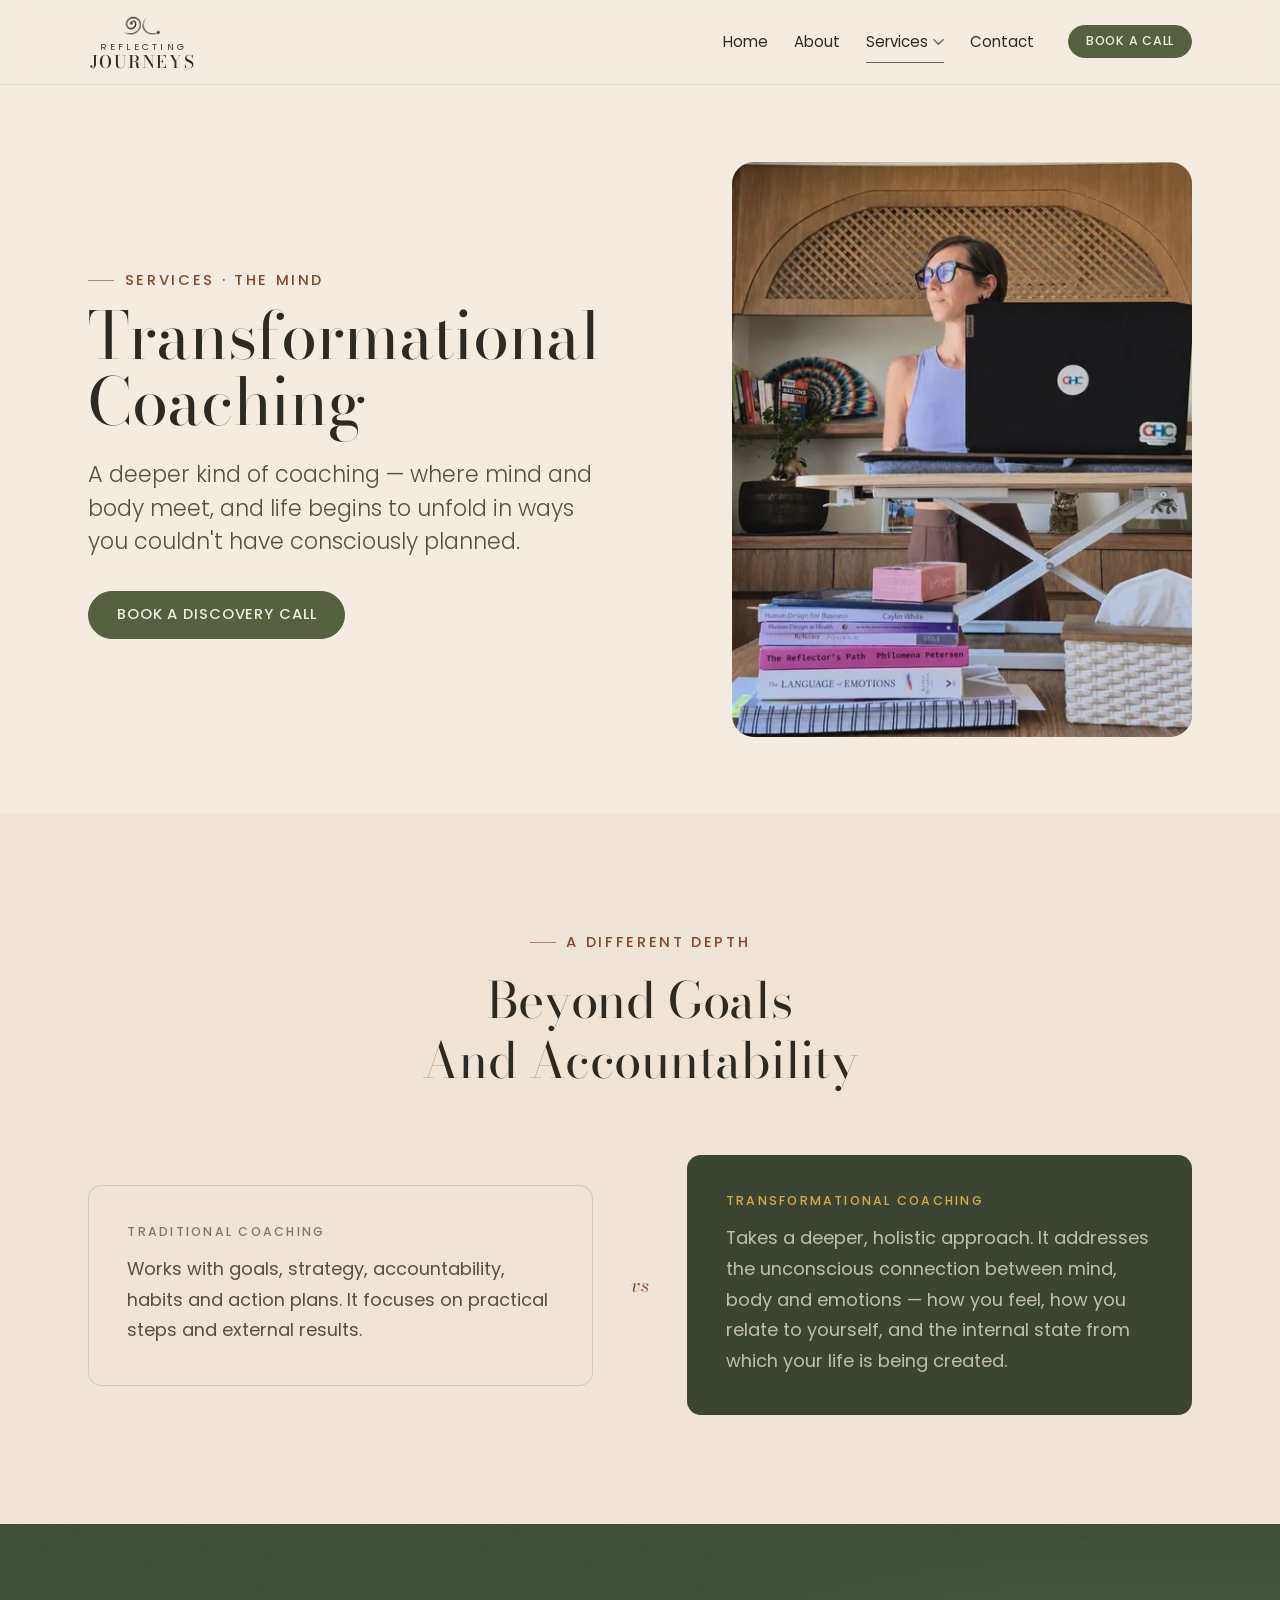
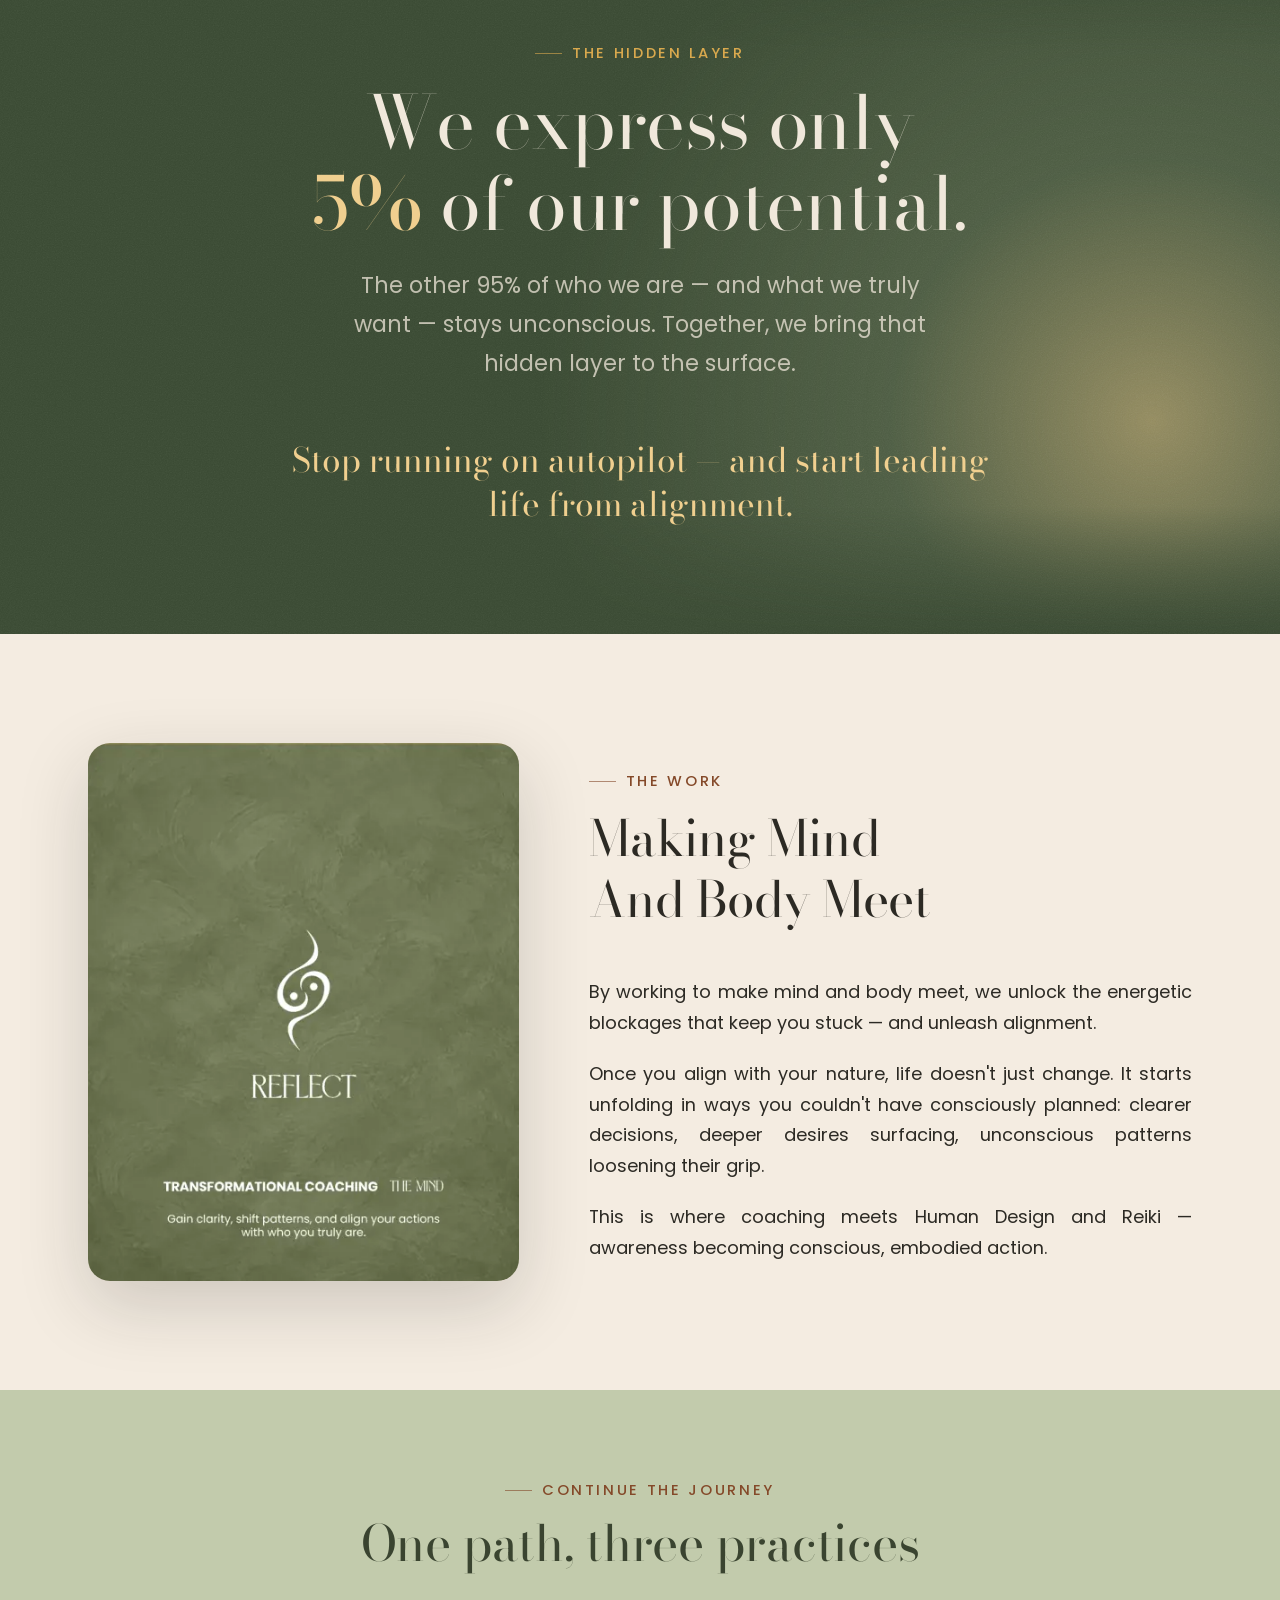
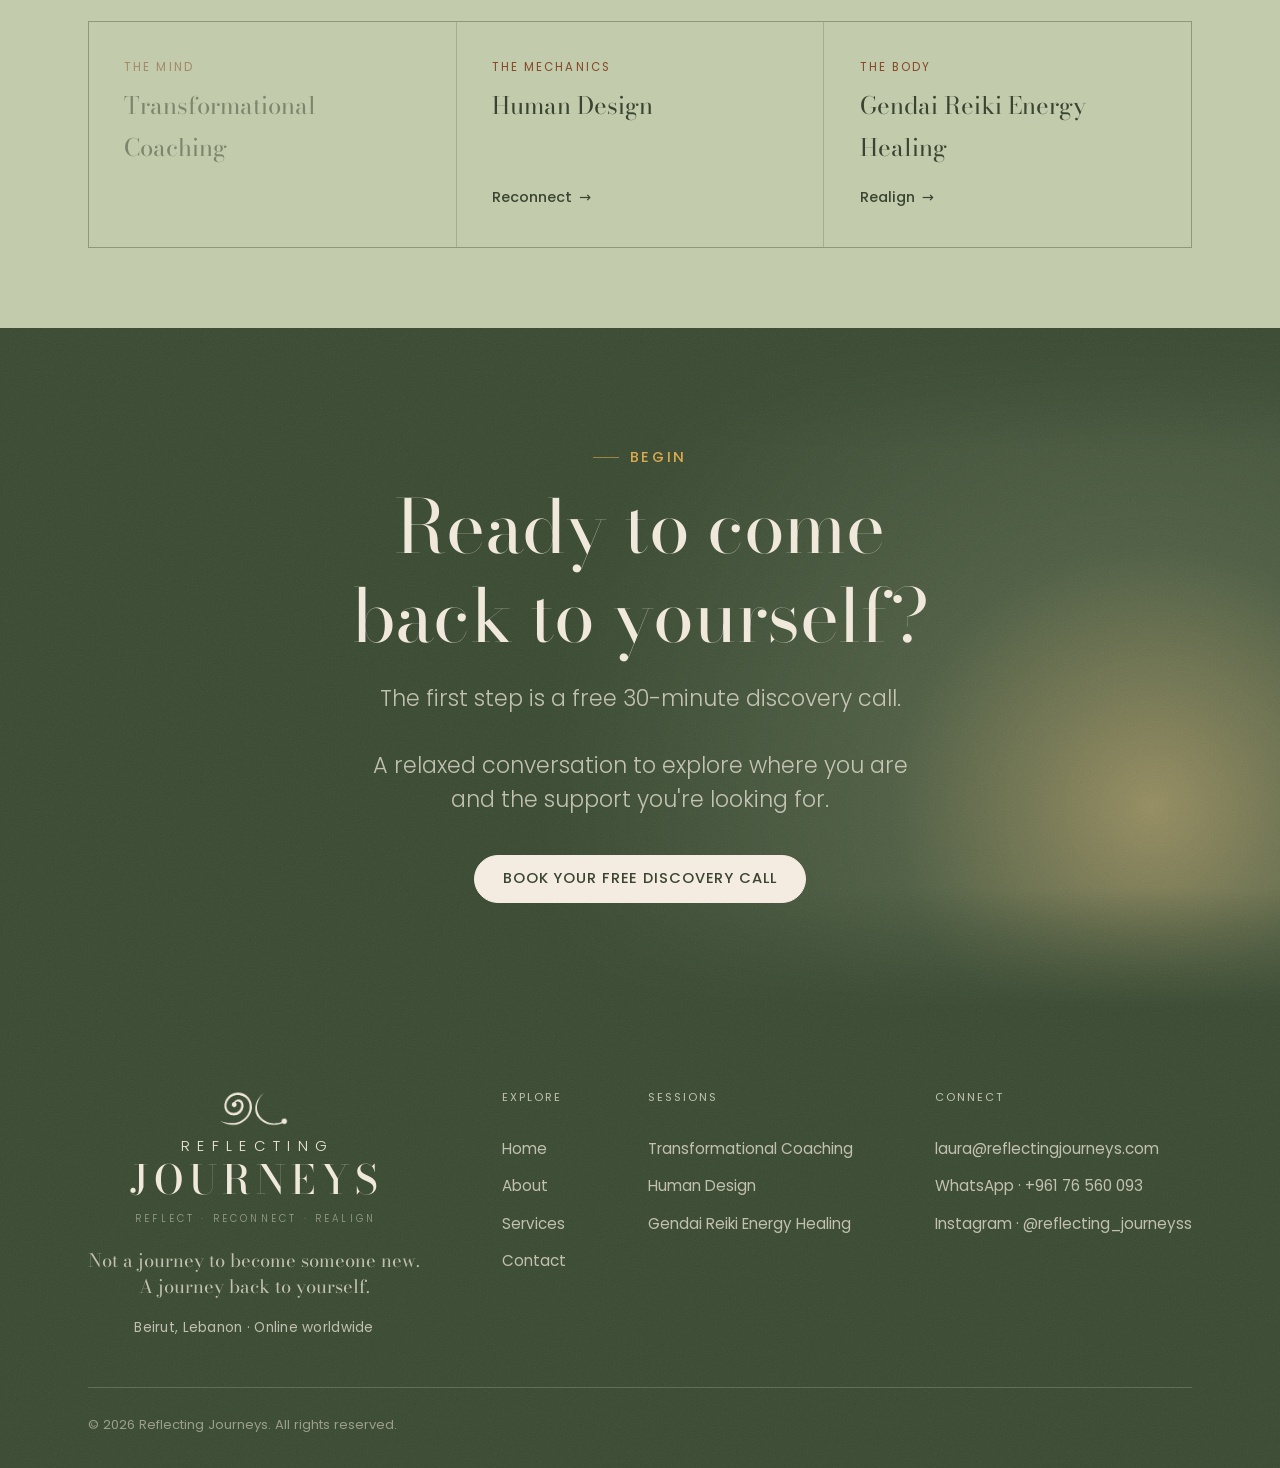
<file: coaching.html>
<!doctype html>
<html lang="en">
<head>
  <meta charset="utf-8" />
  <meta name="viewport" content="width=device-width, initial-scale=1" />
  <script>document.documentElement.classList.add('js');</script>
  <title>Transformational Coaching — Reflecting Journeys</title>
  <meta name="description" content="Transformational coaching goes deeper than goals and habits — addressing the unconscious connection between mind, body and emotions, so you stop running on autopilot and start living from alignment." />
  <link rel="canonical" href="https://reflecting-journeys.netlify.app/coaching" />

  <!-- Open Graph / social -->
  <meta property="og:type" content="website" />
  <meta property="og:site_name" content="Reflecting Journeys" />
  <meta property="og:title" content="Transformational Coaching — Reflecting Journeys" />
  <meta property="og:description" content="Transformational coaching goes deeper than goals and habits — addressing the unconscious connection between mind, body and emotions, so you stop running on autopilot and start living from alignment." />
  <meta property="og:url" content="https://reflecting-journeys.netlify.app/coaching" />
  <meta property="og:image" content="https://reflecting-journeys.netlify.app/images/og-share.jpg" />
  <meta property="og:image:width" content="1200" />
  <meta property="og:image:height" content="630" />
  <meta property="og:image:alt" content="Reflecting Journeys — Laura Brambilla. Not a journey to become someone new. A journey back to yourself." />
  <meta name="twitter:card" content="summary_large_image" />
  <meta name="twitter:image" content="https://reflecting-journeys.netlify.app/images/og-share.jpg" />

  <!-- Icons -->
  <link rel="icon" href="/favicon.ico" sizes="32x32" />
  <link rel="icon" href="/images/icons/favicon.svg" type="image/svg+xml" />
  <link rel="apple-touch-icon" href="/apple-touch-icon.png" />
  <link rel="manifest" href="/site.webmanifest" />
  <meta name="theme-color" content="#3a4a33" />

  <!-- Fonts: Poppins (body) + Fraunces (temporary display fallback for Gamgote) -->
  <link rel="preconnect" href="https://fonts.googleapis.com" />
  <link rel="preconnect" href="https://fonts.gstatic.com" crossorigin />
  <link href="https://fonts.googleapis.com/css2?family=Bodoni+Moda:ital,opsz,wght@0,6..96,400;0,6..96,500;0,6..96,600;1,6..96,400;1,6..96,500&family=Poppins:ital,wght@0,300;0,400;0,500;0,600;1,400&display=swap" rel="stylesheet" />
  <link rel="stylesheet" href="styles.css" />
  <link rel="stylesheet" href="brand.css" />

  <!-- Styles -->

</head>
<body class="">
  <a class="skip-link" href="#main">Skip to content</a>
  <header class="site-header" data-header>
    <div class="site-header__inner container container--wide">
      <a class="logo" href="index.html" aria-label="Reflecting Journeys — home">
        <span class="logo__mark" aria-hidden="true"></span>
        <span class="logo__word" aria-hidden="true">
          <span class="logo__word-top">Reflecting</span>
          <span class="logo__word-bottom">Journeys</span>
        </span>
      </a>

      <nav class="nav" id="primary-nav" aria-label="Primary">
        <ul class="nav__list">
          <li><a data-nav="home" href="index.html">Home</a></li>
          <li><a data-nav="about" href="about.html">About</a></li>
          <li class="nav__item-has-sub" data-submenu>
            <a data-nav="services" href="services.html" class="nav__sub-toggle is-current" aria-haspopup="true" aria-expanded="false" aria-current="page">
              Services
              <svg class="nav__chev" viewBox="0 0 12 8" width="11" height="8" aria-hidden="true"><path d="M1 1.5 6 6.5 11 1.5" fill="none" stroke="currentColor" stroke-width="1.5" stroke-linecap="round" stroke-linejoin="round"/></svg>
            </a>
            <div class="nav__sub" role="menu">
              <span class="nav__sub-label">The Reflecting Journey</span>
              <a role="menuitem" href="coaching.html" class="nav__sub-link">
                <span class="nav__sub-num">01</span>
                <span><span class="nav__sub-title">Transformational Coaching</span><span class="nav__sub-desc">The Mind&nbsp;— Reflect</span></span>
              </a>
              <a role="menuitem" href="human-design.html" class="nav__sub-link">
                <span class="nav__sub-num">02</span>
                <span><span class="nav__sub-title">Human Design</span><span class="nav__sub-desc">The Mechanics&nbsp;— Reconnect</span></span>
              </a>
              <a role="menuitem" href="reiki.html" class="nav__sub-link">
                <span class="nav__sub-num">03</span>
                <span><span class="nav__sub-title">Gendai Reiki Energy Healing</span><span class="nav__sub-desc">The Body&nbsp;— Realign</span></span>
              </a>
              <a role="menuitem" href="services.html" class="nav__sub-all link">All services <span class="link__arrow" aria-hidden="true">→</span></a>
            </div>
          </li>
          <li><a data-nav="contact" href="contact.html">Contact</a></li>
        </ul>
        <a class="btn btn--primary btn--sm nav__cta" href="contact.html#book">Book a Call</a>
      </nav>

      <button class="nav-toggle" aria-expanded="false" aria-controls="primary-nav" aria-label="Open menu" data-nav-toggle>
        <span></span><span></span>
      </button>
    </div>
  </header>

  <main id="main">


  <!-- ============ PAGE HERO ============ -->
  <section class="page-hero service-hero bg-cream">
    <div class="container container--wide page-hero__inner">
      <div class="page-hero__text" data-reveal>
        <p class="eyebrow">Services · The mind</p>
        <h1 class="page-hero__title font-display">Transformational<br />Coaching</h1>
        <p class="lead page-hero__lead" data-cms="services.coaching_lead">A deeper kind of coaching&nbsp;— where mind and body meet, and life begins to unfold in ways you couldn't have consciously planned.</p>
        <a class="btn btn--primary" href="contact.html#book">Book a discovery call</a>
      </div>
      <figure class="editorial-image editorial-image--rounded is-zoom page-hero__image" style="--ar: 4/5; --pos: 60% 22%"
              data-reveal="mask" data-placeholder="Coaching session">
        <img src="images/uploads/laura-studio.jpg" srcset="images/resp/laura-studio-480.webp 480w, images/resp/laura-studio-720.webp 720w, images/resp/laura-studio-960.webp 960w" sizes="(max-width: 800px) 92vw, 460px" data-cms-img="images.services.coaching" alt="Laura at her standing desk with her coaching and Human Design library" loading="lazy" decoding="async" />
      </figure>
    </div>
  </section>

  <!-- ============ TRADITIONAL vs TRANSFORMATIONAL ============ -->
  <section class="section bg-cream-2" aria-labelledby="compare-title">
    <div class="container">
      <div class="section-heading is-centered" data-reveal>
        <p class="eyebrow is-centered">A different depth</p>
        <h2 id="compare-title" class="section-heading__title">Beyond Goals And Accountability</h2>
      </div>
      <div class="compare" data-reveal data-reveal-delay="0.1s">
        <article class="compare__col compare__col--muted">
          <h3 class="compare__label">Traditional coaching</h3>
          <p>Works with goals, strategy, accountability, habits and action plans. It focuses on practical steps and external results.</p>
        </article>
        <span class="compare__vs" aria-hidden="true">vs</span>
        <article class="compare__col compare__col--accent">
          <h3 class="compare__label">Transformational coaching</h3>
          <p>Takes a deeper, holistic approach. It addresses the unconscious connection between mind, body and emotions&nbsp;— how you feel, how you relate to yourself, and the internal state from which your life is being created.</p>
        </article>
      </div>
    </div>
  </section>

  <!-- ============ THE 95% ============ -->
  <section class="section bg-deepest grain bloom bloom--bottom-right on-dark" aria-labelledby="unconscious-title">
    <div class="container container--text text-center">
      <p class="eyebrow is-centered" data-reveal>The hidden layer</p>
      <h2 id="unconscious-title" class="stat font-display" data-reveal>
        We express only <em>5%</em> of our potential.
      </h2>
      <p class="stat__sub" data-reveal>The other 95% of who we are&nbsp;— and what we truly want&nbsp;— stays unconscious. Together, we bring that hidden layer to the surface.</p>
      <blockquote class="pull-quote font-display" data-reveal>Stop running on autopilot&nbsp;— and start leading life from alignment.</blockquote>
    </div>
  </section>

  <!-- Desktop: image beside its text; phones: stacked exactly as before -->
  <div class="duo duo--cream duo--poster-first">
    <!-- ============ HOW IT WORKS ============ -->
    <section class="section bg-cream" aria-labelledby="how-title">
      <div class="container two-col two-col--split">
        <div class="section-heading" data-reveal>
          <p class="eyebrow">The work</p>
          <h2 id="how-title" class="section-heading__title">Making Mind And Body Meet</h2>
        </div>
        <div class="prose" data-reveal data-reveal-delay="0.1s">
          <p>By working to make mind and body meet, we unlock the energetic blockages that keep you stuck&nbsp;— and unleash alignment.</p>
          <p>Once you align with your nature, life doesn't just change. It starts unfolding in ways you couldn't have consciously planned: clearer decisions, deeper desires surfacing, unconscious patterns loosening their grip.</p>
          <p>This is where coaching meets Human Design and Reiki&nbsp;— awareness becoming conscious, embodied action.</p>
        </div>
      </div>
    </section>
  
    <!-- ============ RELATED ============ -->
    <!-- ============ BRAND POSTER (official) ============ -->
    <section class="poster-moment bg-cream-2">
      <div class="container">
        <figure class="poster-figure" data-reveal>
          <img src="images/brand/poster-coaching.webp" srcset="images/resp/poster-coaching-480.webp 480w, images/resp/poster-coaching-720.webp 720w, images/resp/poster-coaching-960.webp 960w" sizes="(max-width: 800px) 92vw, 460px" alt="Reflect — Transformational Coaching, the mind" loading="lazy" decoding="async" />
        </figure>
      </div>
    </section>
  </div>

  <section class="section section--tight bg-sage" aria-labelledby="related-title">
    <div class="container">
      <div class="related__head" data-reveal>
        <p class="eyebrow">Continue the journey</p>
        <h2 id="related-title" class="related__title font-display">One path, three practices</h2>
      </div>
      <div class="related__grid" data-stagger data-reveal>
        <a class="related__card is-current" href="coaching.html" aria-current="page">
          <span class="related__tag">The mind</span>
          <span class="related__name font-display">Transformational Coaching</span>
          <span class="link related__cta">Reflect</span>
        </a>
        <a class="related__card" href="human-design.html">
          <span class="related__tag">The mechanics</span>
          <span class="related__name font-display">Human Design</span>
          <span class="link related__cta">Reconnect <span class="link__arrow" aria-hidden="true">→</span></span>
        </a>
        <a class="related__card" href="reiki.html">
          <span class="related__tag">The body</span>
          <span class="related__name font-display">Gendai Reiki Energy Healing</span>
          <span class="link related__cta">Realign <span class="link__arrow" aria-hidden="true">→</span></span>
        </a>
      </div>
    </div>
  </section>


  <!-- ============ CTA ============ -->
  <section class="section booking-cta bg-deepest grain bloom bloom--bottom-right on-dark" aria-labelledby="booking-cta-title">
    <div class="container container--text text-center">
      <p class="eyebrow is-centered" data-reveal>Begin</p>
      <h2 id="booking-cta-title" class="booking-cta__title" data-reveal>Ready to come back to yourself?</h2>
      <p class="lead booking-cta__lead" data-reveal>
        The first step is a free <span class="nowrap">30-minute</span> discovery call.<br /><br />
        A relaxed conversation to explore where you are and the support you're looking for.
      </p>
      <div class="booking-cta__actions" data-reveal>
        <a class="btn btn--primary" href="contact.html#book">Book your free discovery call</a>
      </div>
    </div>
  </section>


  </main>
  <footer class="site-footer bg-deepest grain on-dark" role="contentinfo">
    <div class="container container--wide">
      <div class="site-footer__top">
        <div class="site-footer__brand">
          <a class="logo-lockup logo--footer" href="index.html" aria-label="Reflecting Journeys — home">
            <span class="logo-lockup__mark" aria-hidden="true"></span>
            <span class="logo-lockup__reflecting">Reflecting</span>
            <span class="logo-lockup__journeys">Journeys</span>
            <span class="logo-lockup__tag">Reflect · Reconnect · Realign</span>
          </a>
          <p class="site-footer__tag">Not a journey to become someone new.<br />A journey back to yourself.</p>
          <p class="site-footer__loc">Beirut, Lebanon · Online worldwide</p>
        </div>

        <nav class="site-footer__nav" aria-label="Footer">
          <p class="site-footer__col-label">Explore</p>
          <a href="index.html">Home</a>
          <a href="about.html">About</a>
          <a href="services.html">Services</a>
          <a href="contact.html">Contact</a>
        </nav>

        <nav class="site-footer__nav" aria-label="Services">
          <p class="site-footer__col-label">Sessions</p>
          <a href="coaching.html">Transformational Coaching</a>
          <a href="human-design.html">Human Design</a>
          <a href="reiki.html">Gendai Reiki Energy Healing</a>
        </nav>

        <div class="site-footer__connect">
          <p class="site-footer__col-label">Connect</p>
          <a href="mailto:laura@reflectingjourneys.com" class="site-footer__contact">laura@reflectingjourneys.com</a>
          <a href="https://wa.me/96176560093" target="_blank" rel="noopener" class="site-footer__contact">WhatsApp · +961 76 560 093</a>
          <a href="https://instagram.com/reflecting_journeyss" target="_blank" rel="noopener" class="site-footer__contact">Instagram · @reflecting_journeyss</a>
        </div>
      </div>

      <div class="site-footer__base">
        <p>© <span data-year>2026</span> Reflecting Journeys. All rights reserved.</p>
      </div>
    </div>
  </footer>

  <script src="script.js" defer></script>

</body>
</html>
</file>
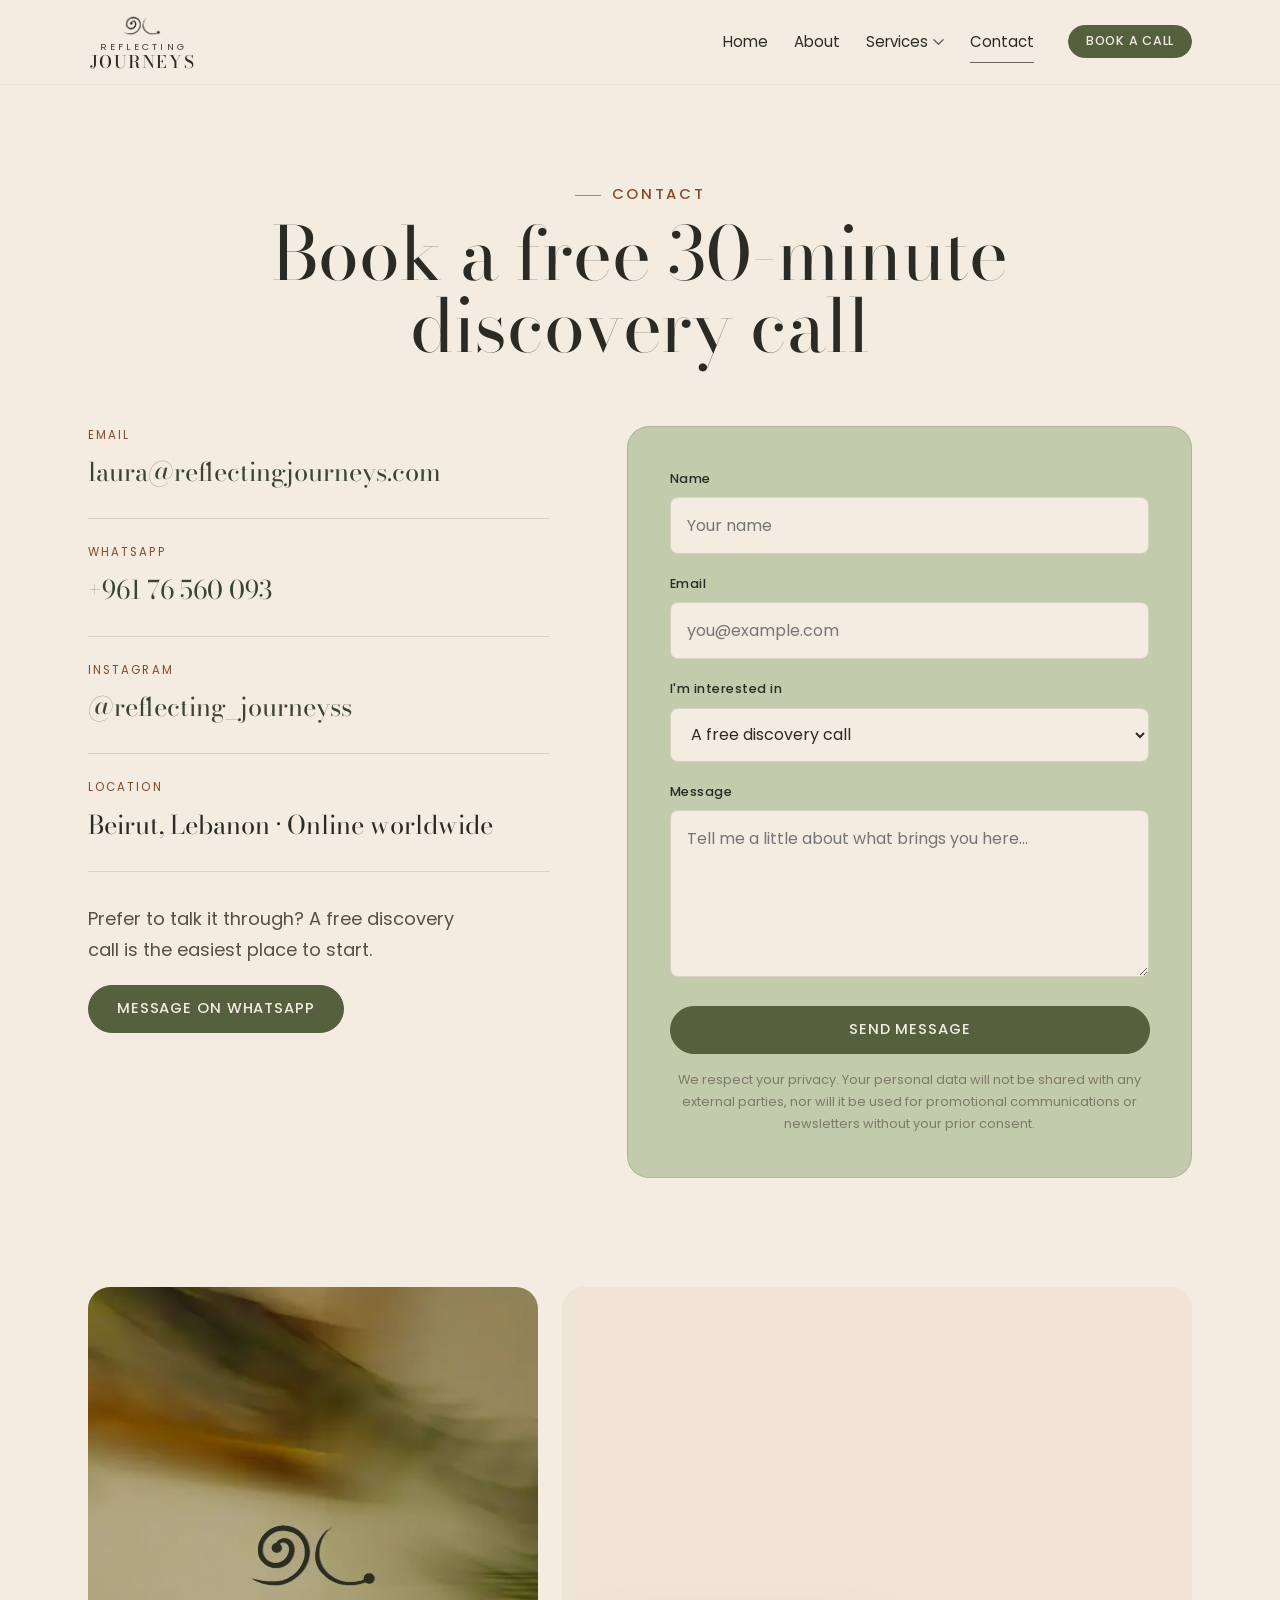
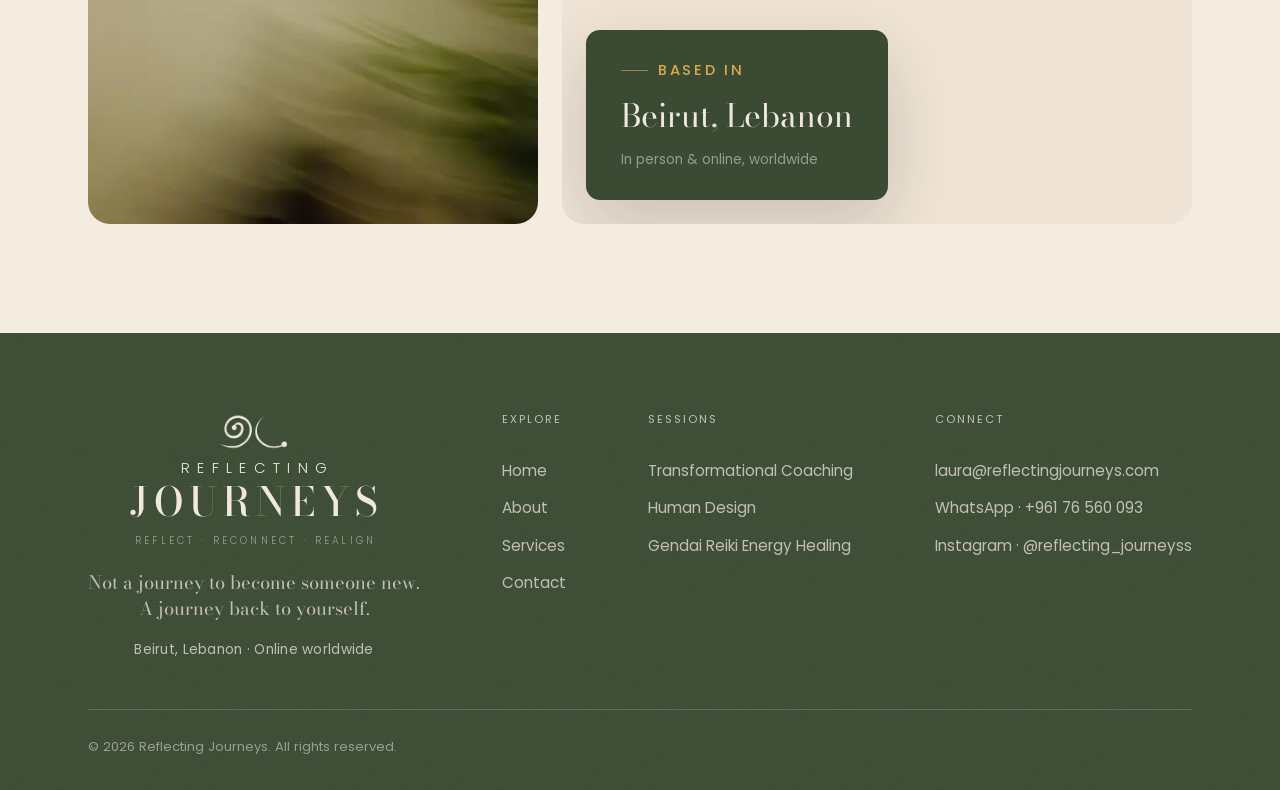
<file: contact.html>
<!doctype html>
<html lang="en">
<head>
  <meta charset="utf-8" />
  <meta name="viewport" content="width=device-width, initial-scale=1" />
  <script>document.documentElement.classList.add('js');</script>
  <title>Contact — Book a Free Call | Reflecting Journeys</title>
  <meta name="description" content="Begin your Reflecting Journey. Book a free 30-minute discovery call with Laura Brambilla — by email, WhatsApp or Instagram. Beirut & online worldwide." />
  <link rel="canonical" href="https://reflecting-journeys.netlify.app/contact" />

  <!-- Open Graph / social -->
  <meta property="og:type" content="website" />
  <meta property="og:site_name" content="Reflecting Journeys" />
  <meta property="og:title" content="Contact — Book a Free Call | Reflecting Journeys" />
  <meta property="og:description" content="Begin your Reflecting Journey. Book a free 30-minute discovery call with Laura Brambilla — by email, WhatsApp or Instagram. Beirut & online worldwide." />
  <meta property="og:url" content="https://reflecting-journeys.netlify.app/contact" />
  <meta property="og:image" content="https://reflecting-journeys.netlify.app/images/og-share.jpg" />
  <meta property="og:image:width" content="1200" />
  <meta property="og:image:height" content="630" />
  <meta property="og:image:alt" content="Reflecting Journeys — Laura Brambilla. Not a journey to become someone new. A journey back to yourself." />
  <meta name="twitter:card" content="summary_large_image" />
  <meta name="twitter:image" content="https://reflecting-journeys.netlify.app/images/og-share.jpg" />

  <!-- Icons -->
  <link rel="icon" href="/favicon.ico" sizes="32x32" />
  <link rel="icon" href="/images/icons/favicon.svg" type="image/svg+xml" />
  <link rel="apple-touch-icon" href="/apple-touch-icon.png" />
  <link rel="manifest" href="/site.webmanifest" />
  <meta name="theme-color" content="#3a4a33" />

  <!-- Fonts: Poppins (body) + Fraunces (temporary display fallback for Gamgote) -->
  <link rel="preconnect" href="https://fonts.googleapis.com" />
  <link rel="preconnect" href="https://fonts.gstatic.com" crossorigin />
  <link href="https://fonts.googleapis.com/css2?family=Bodoni+Moda:ital,opsz,wght@0,6..96,400;0,6..96,500;0,6..96,600;1,6..96,400;1,6..96,500&family=Poppins:ital,wght@0,300;0,400;0,500;0,600;1,400&display=swap" rel="stylesheet" />
  <link rel="stylesheet" href="styles.css" />
  <link rel="stylesheet" href="brand.css" />

  <!-- Styles -->

</head>
<body class="">
  <a class="skip-link" href="#main">Skip to content</a>
  <header class="site-header" data-header>
    <div class="site-header__inner container container--wide">
      <a class="logo" href="index.html" aria-label="Reflecting Journeys — home">
        <span class="logo__mark" aria-hidden="true"></span>
        <span class="logo__word" aria-hidden="true">
          <span class="logo__word-top">Reflecting</span>
          <span class="logo__word-bottom">Journeys</span>
        </span>
      </a>

      <nav class="nav" id="primary-nav" aria-label="Primary">
        <ul class="nav__list">
          <li><a data-nav="home" href="index.html">Home</a></li>
          <li><a data-nav="about" href="about.html">About</a></li>
          <li class="nav__item-has-sub" data-submenu>
            <a data-nav="services" href="services.html" class="nav__sub-toggle" aria-haspopup="true" aria-expanded="false">
              Services
              <svg class="nav__chev" viewBox="0 0 12 8" width="11" height="8" aria-hidden="true"><path d="M1 1.5 6 6.5 11 1.5" fill="none" stroke="currentColor" stroke-width="1.5" stroke-linecap="round" stroke-linejoin="round"/></svg>
            </a>
            <div class="nav__sub" role="menu">
              <span class="nav__sub-label">The Reflecting Journey</span>
              <a role="menuitem" href="coaching.html" class="nav__sub-link">
                <span class="nav__sub-num">01</span>
                <span><span class="nav__sub-title">Transformational Coaching</span><span class="nav__sub-desc">The Mind&nbsp;— Reflect</span></span>
              </a>
              <a role="menuitem" href="human-design.html" class="nav__sub-link">
                <span class="nav__sub-num">02</span>
                <span><span class="nav__sub-title">Human Design</span><span class="nav__sub-desc">The Mechanics&nbsp;— Reconnect</span></span>
              </a>
              <a role="menuitem" href="reiki.html" class="nav__sub-link">
                <span class="nav__sub-num">03</span>
                <span><span class="nav__sub-title">Gendai Reiki Energy Healing</span><span class="nav__sub-desc">The Body&nbsp;— Realign</span></span>
              </a>
              <a role="menuitem" href="services.html" class="nav__sub-all link">All services <span class="link__arrow" aria-hidden="true">→</span></a>
            </div>
          </li>
          <li><a data-nav="contact" href="contact.html" aria-current="page" class="is-current">Contact</a></li>
        </ul>
        <a class="btn btn--primary btn--sm nav__cta" href="contact.html#book">Book a Call</a>
      </nav>

      <button class="nav-toggle" aria-expanded="false" aria-controls="primary-nav" aria-label="Open menu" data-nav-toggle>
        <span></span><span></span>
      </button>
    </div>
  </header>

  <main id="main">


  <!-- ============ PAGE HERO ============ -->
  <section class="page-hero page-hero--center bg-cream">
    <div class="container container--text text-center" data-reveal>
      <p class="eyebrow is-centered">Contact</p>
      <h1 class="page-hero__title font-display">Book a free <span class="nowrap">30-minute</span> discovery call</h1>
    </div>
  </section>

  <!-- ============ CONTACT DETAILS + FORM ============ -->
  <section id="book" class="section section--flush-top bg-cream" aria-labelledby="contact-title" style="scroll-margin-top: var(--header-h);">
    <div class="container contact-grid">
      <div class="contact-details" data-reveal>
        <h2 id="contact-title" class="visually-hidden">Contact details</h2>
        <ul class="contact-list">
          <li>
            <span class="contact-list__label">Email</span>
            <a class="contact-list__value" href="mailto:laura@reflectingjourneys.com">laura@reflectingjourneys.com</a>
          </li>
          <li>
            <span class="contact-list__label">WhatsApp</span>
            <a class="contact-list__value" href="https://wa.me/96176560093" target="_blank" rel="noopener">+961 76 560 093</a>
          </li>
          <li>
            <span class="contact-list__label">Instagram</span>
            <a class="contact-list__value" href="https://instagram.com/reflecting_journeyss" target="_blank" rel="noopener">@reflecting_journeyss</a>
          </li>
          <li>
            <span class="contact-list__label">Location</span>
            <span class="contact-list__value contact-list__value--plain">Beirut, Lebanon · Online worldwide</span>
          </li>
        </ul>
        <div class="contact-cta">
          <p class="contact-cta__note">Prefer to talk it through? A free discovery call is the easiest place to start.</p>
          <a class="btn btn--primary" href="https://wa.me/96176560093" target="_blank" rel="noopener">Message on WhatsApp</a>
        </div>
      </div>

      <form class="contact-form" name="contact" method="POST" action="/thanks.html" data-netlify="true" netlify-honeypot="bot-field" data-reveal data-reveal-delay="0.1s">
        <input type="hidden" name="form-name" value="contact" />
        <p class="visually-hidden" aria-hidden="true">
          <label>Don't fill this out if you're human: <input name="bot-field" tabindex="-1" autocomplete="off" /></label>
        </p>
        <div class="field">
          <label for="c-name">Name</label>
          <input id="c-name" name="name" type="text" autocomplete="name" placeholder="Your name" required />
        </div>
        <div class="field">
          <label for="c-email">Email</label>
          <input id="c-email" name="email" type="email" autocomplete="email" placeholder="you@example.com" required />
        </div>
        <div class="field">
          <label for="c-interest">I'm interested in</label>
          <select id="c-interest" name="interest">
            <option>A free discovery call</option>
            <option>Transformational Coaching</option>
            <option>Human Design</option>
            <option>Gendai Reiki Energy Healing</option>
            <option>Something else</option>
          </select>
        </div>
        <div class="field">
          <label for="c-message">Message</label>
          <textarea id="c-message" name="message" rows="5" placeholder="Tell me a little about what brings you here…"></textarea>
        </div>
        <button type="submit" class="btn btn--primary btn--block">Send message</button>
        <p class="contact-form__note">We respect your privacy. Your personal data will not be shared with any external parties, nor will it be used for promotional communications or newsletters without your prior consent.</p>
      </form>
    </div>
  </section>

  <!-- Desktop: brand image and map side by side; phones: stacked as before -->
  <div class="contact-visuals">
    <!-- ============ LARGE BRAND IMAGE (full-width) ============ -->
    <section class="contact-image" aria-label="Reflecting Journeys">
      <img src="images/brand/emblem-art.webp" srcset="images/resp/emblem-art-480.webp 480w, images/resp/emblem-art-720.webp 720w, images/resp/emblem-art-960.webp 960w" sizes="(max-width: 999px) 100vw, 460px" alt="The Reflecting Journeys emblem in soft green light" loading="lazy" decoding="async" />
      <span class="contact-image__mark" aria-hidden="true"></span>
    </section>
  
    <!-- ============ MAP (intentionally large) ============ -->
    <section class="map-section" aria-label="Location — Beirut, Lebanon">
      <div class="map-frame">
        <iframe
          title="Reflecting Journeys — based in Beirut, Lebanon"
          src="https://www.google.com/maps?q=Beirut%2C%20Lebanon&z=12&output=embed"
          loading="lazy" referrerpolicy="no-referrer-when-downgrade"></iframe>
      </div>
      <div class="map-badge">
        <span class="map-badge__eyebrow eyebrow">Based in</span>
        <span class="map-badge__city font-display">Beirut, Lebanon</span>
        <span class="map-badge__note">In person &amp; online, worldwide</span>
      </div>
    </section>
  </div>

  </main>
  <footer class="site-footer bg-deepest grain on-dark" role="contentinfo">
    <div class="container container--wide">
      <div class="site-footer__top">
        <div class="site-footer__brand">
          <a class="logo-lockup logo--footer" href="index.html" aria-label="Reflecting Journeys — home">
            <span class="logo-lockup__mark" aria-hidden="true"></span>
            <span class="logo-lockup__reflecting">Reflecting</span>
            <span class="logo-lockup__journeys">Journeys</span>
            <span class="logo-lockup__tag">Reflect · Reconnect · Realign</span>
          </a>
          <p class="site-footer__tag">Not a journey to become someone new.<br />A journey back to yourself.</p>
          <p class="site-footer__loc">Beirut, Lebanon · Online worldwide</p>
        </div>

        <nav class="site-footer__nav" aria-label="Footer">
          <p class="site-footer__col-label">Explore</p>
          <a href="index.html">Home</a>
          <a href="about.html">About</a>
          <a href="services.html">Services</a>
          <a href="contact.html">Contact</a>
        </nav>

        <nav class="site-footer__nav" aria-label="Services">
          <p class="site-footer__col-label">Sessions</p>
          <a href="coaching.html">Transformational Coaching</a>
          <a href="human-design.html">Human Design</a>
          <a href="reiki.html">Gendai Reiki Energy Healing</a>
        </nav>

        <div class="site-footer__connect">
          <p class="site-footer__col-label">Connect</p>
          <a href="mailto:laura@reflectingjourneys.com" class="site-footer__contact">laura@reflectingjourneys.com</a>
          <a href="https://wa.me/96176560093" target="_blank" rel="noopener" class="site-footer__contact">WhatsApp · +961 76 560 093</a>
          <a href="https://instagram.com/reflecting_journeyss" target="_blank" rel="noopener" class="site-footer__contact">Instagram · @reflecting_journeyss</a>
        </div>
      </div>

      <div class="site-footer__base">
        <p>© <span data-year>2026</span> Reflecting Journeys. All rights reserved.</p>
      </div>
    </div>
  </footer>

  <script src="script.js" defer></script>

</body>
</html>
</file>
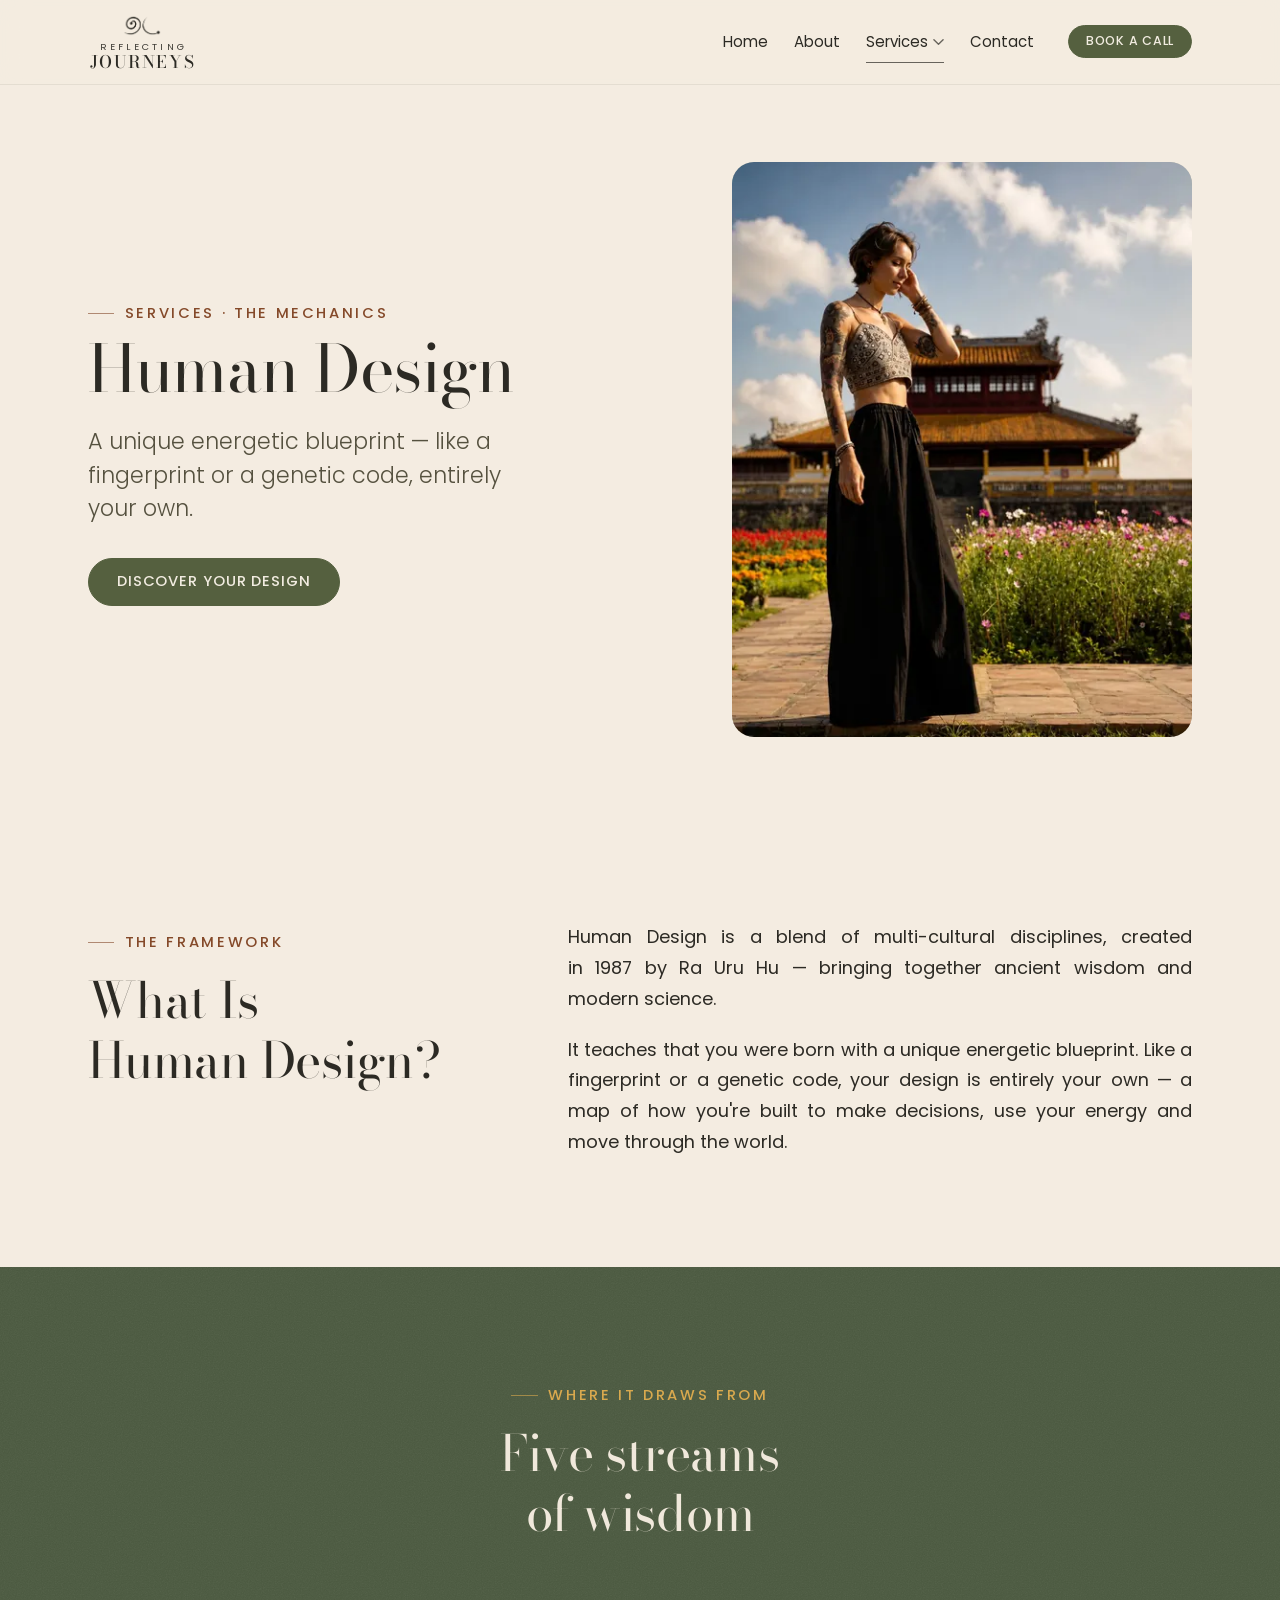
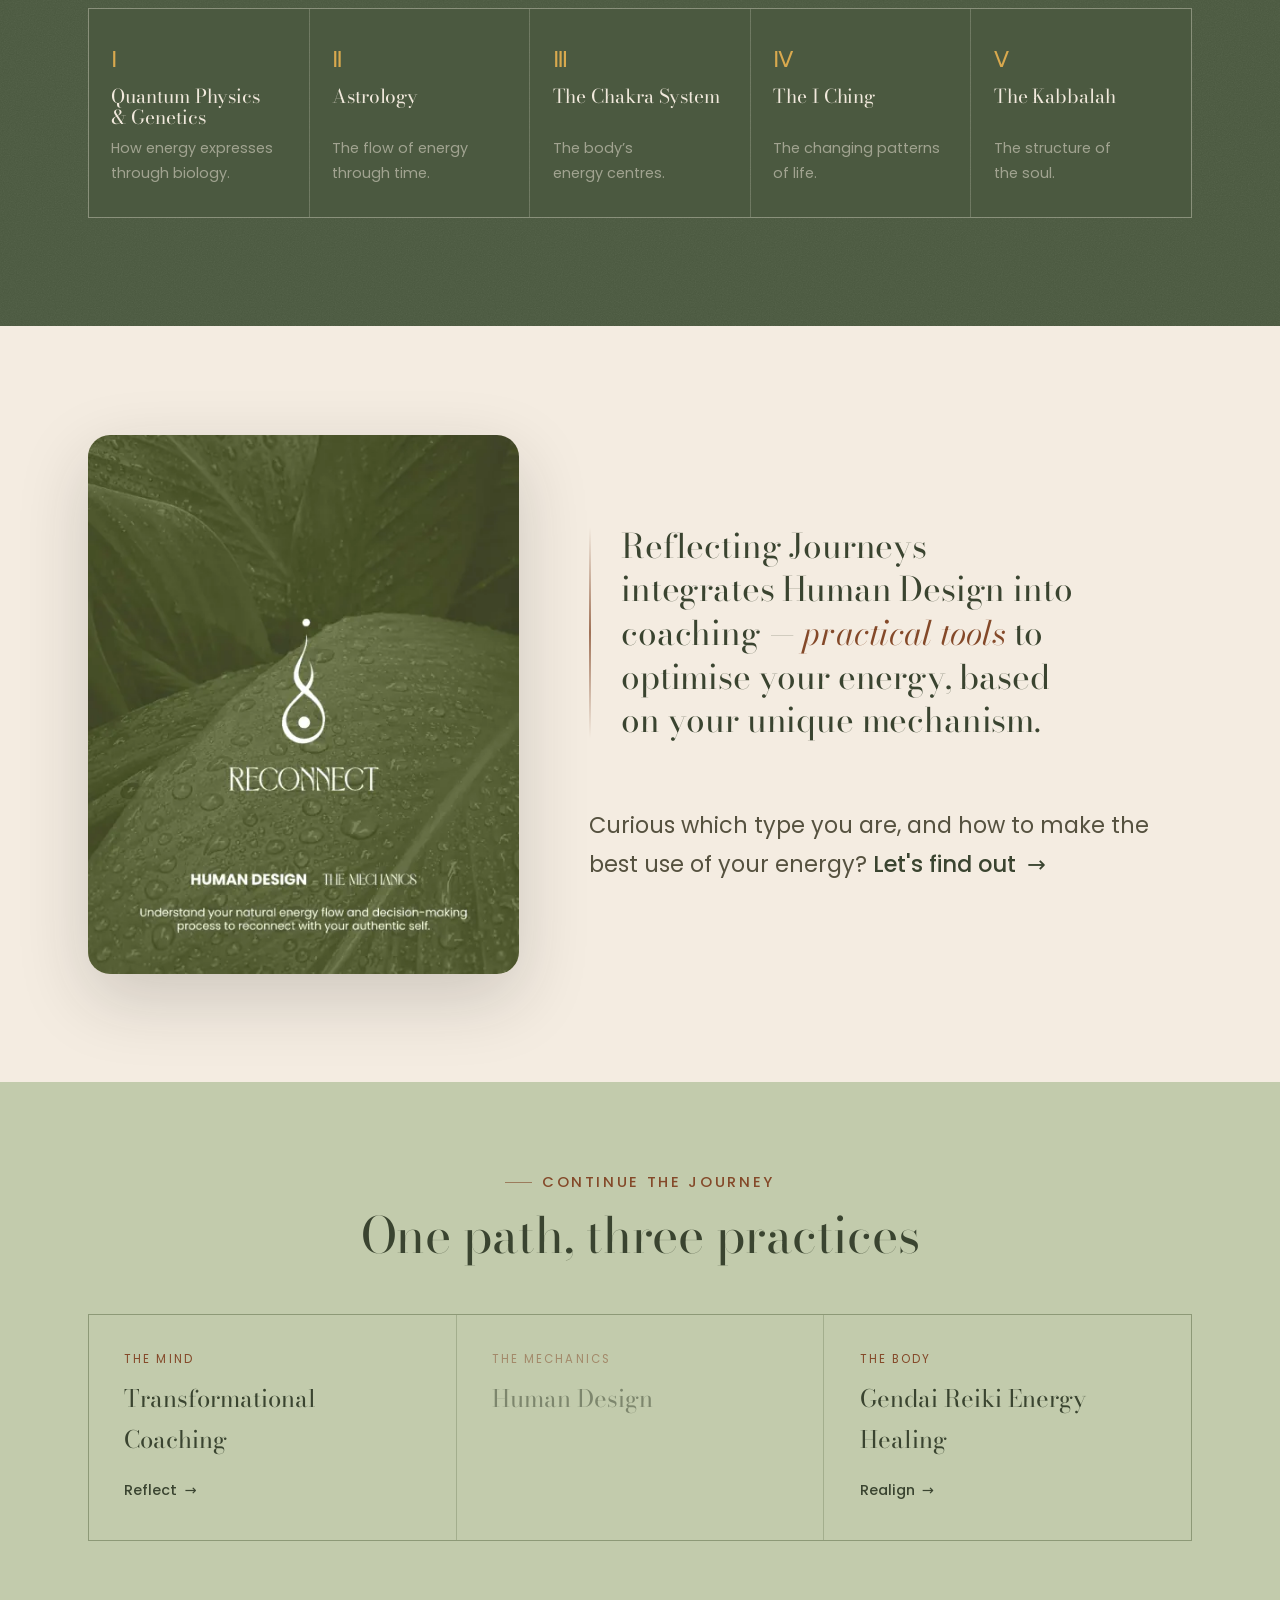
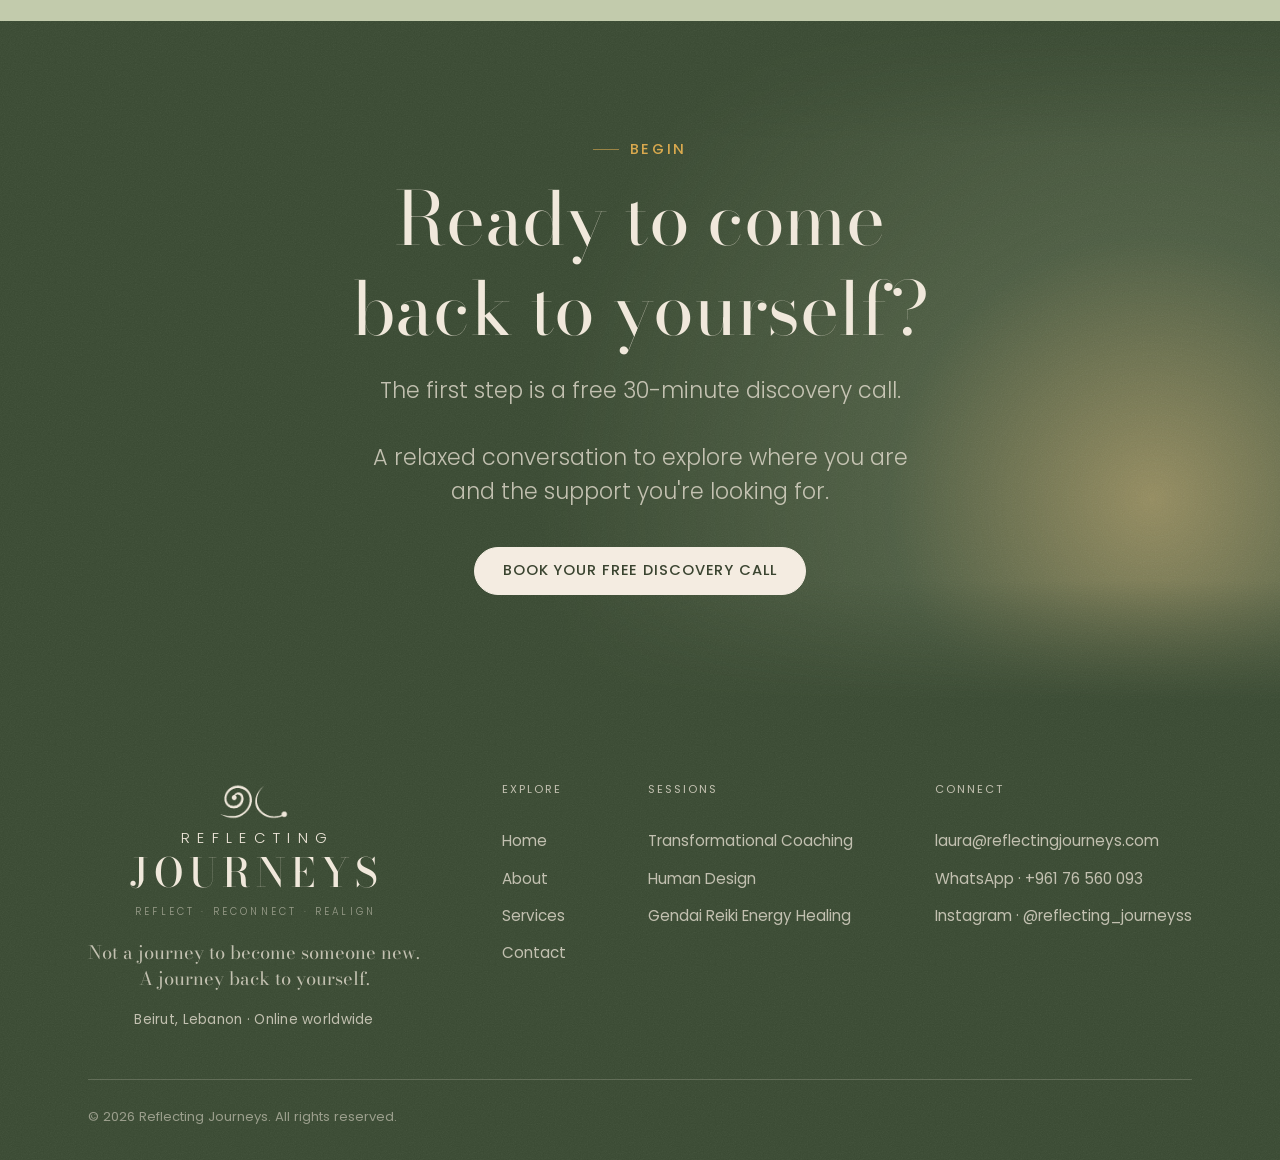
<file: human-design.html>
<!doctype html>
<html lang="en">
<head>
  <meta charset="utf-8" />
  <meta name="viewport" content="width=device-width, initial-scale=1" />
  <script>document.documentElement.classList.add('js');</script>
  <title>Human Design — Your Energetic Blueprint | Reflecting Journeys</title>
  <meta name="description" content="Human Design blends ancient wisdom and modern science into a unique energetic blueprint. Discover how Reflecting Journeys uses it as a practical tool to optimise your energy." />
  <link rel="canonical" href="https://reflecting-journeys.netlify.app/human-design" />

  <!-- Open Graph / social -->
  <meta property="og:type" content="website" />
  <meta property="og:site_name" content="Reflecting Journeys" />
  <meta property="og:title" content="Human Design — Your Energetic Blueprint | Reflecting Journeys" />
  <meta property="og:description" content="Human Design blends ancient wisdom and modern science into a unique energetic blueprint. Discover how Reflecting Journeys uses it as a practical tool to optimise your energy." />
  <meta property="og:url" content="https://reflecting-journeys.netlify.app/human-design" />
  <meta property="og:image" content="https://reflecting-journeys.netlify.app/images/og-share.jpg" />
  <meta property="og:image:width" content="1200" />
  <meta property="og:image:height" content="630" />
  <meta property="og:image:alt" content="Reflecting Journeys — Laura Brambilla. Not a journey to become someone new. A journey back to yourself." />
  <meta name="twitter:card" content="summary_large_image" />
  <meta name="twitter:image" content="https://reflecting-journeys.netlify.app/images/og-share.jpg" />

  <!-- Icons -->
  <link rel="icon" href="/favicon.ico" sizes="32x32" />
  <link rel="icon" href="/images/icons/favicon.svg" type="image/svg+xml" />
  <link rel="apple-touch-icon" href="/apple-touch-icon.png" />
  <link rel="manifest" href="/site.webmanifest" />
  <meta name="theme-color" content="#3a4a33" />

  <!-- Fonts: Poppins (body) + Fraunces (temporary display fallback for Gamgote) -->
  <link rel="preconnect" href="https://fonts.googleapis.com" />
  <link rel="preconnect" href="https://fonts.gstatic.com" crossorigin />
  <link href="https://fonts.googleapis.com/css2?family=Bodoni+Moda:ital,opsz,wght@0,6..96,400;0,6..96,500;0,6..96,600;1,6..96,400;1,6..96,500&family=Poppins:ital,wght@0,300;0,400;0,500;0,600;1,400&display=swap" rel="stylesheet" />
  <link rel="stylesheet" href="styles.css" />
  <link rel="stylesheet" href="brand.css" />

  <!-- Styles -->

</head>
<body class="">
  <a class="skip-link" href="#main">Skip to content</a>
  <header class="site-header" data-header>
    <div class="site-header__inner container container--wide">
      <a class="logo" href="index.html" aria-label="Reflecting Journeys — home">
        <span class="logo__mark" aria-hidden="true"></span>
        <span class="logo__word" aria-hidden="true">
          <span class="logo__word-top">Reflecting</span>
          <span class="logo__word-bottom">Journeys</span>
        </span>
      </a>

      <nav class="nav" id="primary-nav" aria-label="Primary">
        <ul class="nav__list">
          <li><a data-nav="home" href="index.html">Home</a></li>
          <li><a data-nav="about" href="about.html">About</a></li>
          <li class="nav__item-has-sub" data-submenu>
            <a data-nav="services" href="services.html" class="nav__sub-toggle is-current" aria-haspopup="true" aria-expanded="false" aria-current="page">
              Services
              <svg class="nav__chev" viewBox="0 0 12 8" width="11" height="8" aria-hidden="true"><path d="M1 1.5 6 6.5 11 1.5" fill="none" stroke="currentColor" stroke-width="1.5" stroke-linecap="round" stroke-linejoin="round"/></svg>
            </a>
            <div class="nav__sub" role="menu">
              <span class="nav__sub-label">The Reflecting Journey</span>
              <a role="menuitem" href="coaching.html" class="nav__sub-link">
                <span class="nav__sub-num">01</span>
                <span><span class="nav__sub-title">Transformational Coaching</span><span class="nav__sub-desc">The Mind&nbsp;— Reflect</span></span>
              </a>
              <a role="menuitem" href="human-design.html" class="nav__sub-link">
                <span class="nav__sub-num">02</span>
                <span><span class="nav__sub-title">Human Design</span><span class="nav__sub-desc">The Mechanics&nbsp;— Reconnect</span></span>
              </a>
              <a role="menuitem" href="reiki.html" class="nav__sub-link">
                <span class="nav__sub-num">03</span>
                <span><span class="nav__sub-title">Gendai Reiki Energy Healing</span><span class="nav__sub-desc">The Body&nbsp;— Realign</span></span>
              </a>
              <a role="menuitem" href="services.html" class="nav__sub-all link">All services <span class="link__arrow" aria-hidden="true">→</span></a>
            </div>
          </li>
          <li><a data-nav="contact" href="contact.html">Contact</a></li>
        </ul>
        <a class="btn btn--primary btn--sm nav__cta" href="contact.html#book">Book a Call</a>
      </nav>

      <button class="nav-toggle" aria-expanded="false" aria-controls="primary-nav" aria-label="Open menu" data-nav-toggle>
        <span></span><span></span>
      </button>
    </div>
  </header>

  <main id="main">


  <!-- ============ PAGE HERO ============ -->
  <section class="page-hero service-hero bg-cream">
    <div class="container container--wide page-hero__inner">
      <div class="page-hero__text" data-reveal>
        <p class="eyebrow">Services · The mechanics</p>
        <h1 class="page-hero__title font-display">Human Design</h1>
        <p class="lead page-hero__lead" data-cms="services.human_design_lead">A unique energetic blueprint&nbsp;— like a fingerprint or a genetic code, entirely your own.</p>
        <a class="btn btn--primary" href="contact.html">Discover your design</a>
      </div>
      <figure class="editorial-image editorial-image--rounded is-zoom page-hero__image" style="--ar: 4/5; --pos: 50% 26%"
              data-reveal="mask" data-placeholder="Human Design chart">
        <img src="images/uploads/laura-journey.jpg" srcset="images/resp/laura-journey-480.webp 480w, images/resp/laura-journey-720.webp 720w, images/resp/laura-journey-960.webp 960w" sizes="(max-width: 800px) 92vw, 460px" data-cms-img="images.services.human_design" alt="Laura Brambilla reflecting outdoors, exploring her energetic blueprint" loading="lazy" decoding="async" />
      </figure>
    </div>
  </section>

  <!-- ============ WHAT IS HUMAN DESIGN ============ -->
  <section class="section bg-cream" aria-labelledby="hd-what">
    <div class="container two-col two-col--split">
      <div class="section-heading" data-reveal>
        <p class="eyebrow">The framework</p>
        <h2 id="hd-what" class="section-heading__title">What Is Human Design?</h2>
      </div>
      <div class="prose" data-reveal data-reveal-delay="0.1s">
        <p>Human Design is a blend of multi-cultural disciplines, created in 1987 by Ra Uru Hu&nbsp;— bringing together ancient wisdom and modern science.</p>
        <p>It teaches that you were born with a unique energetic blueprint. Like a fingerprint or a genetic code, your design is entirely your own&nbsp;— a map of how you're built to make decisions, use your energy and move through the world.</p>
      </div>
    </div>
  </section>

  <!-- ============ THE FIVE SYSTEMS ============ -->
  <section class="section bg-deep grain on-dark" aria-labelledby="hd-systems">
    <div class="container">
      <div class="section-heading is-centered" data-reveal>
        <p class="eyebrow is-centered">Where it draws from</p>
        <h2 id="hd-systems" class="section-heading__title">Five streams of wisdom</h2>
      </div>
      <ol class="systems" data-stagger data-reveal>
        <li class="system">
          <span class="system__num font-display">Ⅰ</span>
          <h3 class="system__name font-display">Quantum Physics &amp; Genetics</h3>
          <p>How energy expresses through biology.</p>
        </li>
        <li class="system">
          <span class="system__num font-display">Ⅱ</span>
          <h3 class="system__name font-display">Astrology</h3>
          <p>The flow of energy through time.</p>
        </li>
        <li class="system">
          <span class="system__num font-display">Ⅲ</span>
          <h3 class="system__name font-display">The Chakra System</h3>
          <p>The body&#8217;s energy centres.</p>
        </li>
        <li class="system">
          <span class="system__num font-display">Ⅳ</span>
          <h3 class="system__name font-display">The I Ching</h3>
          <p>The changing patterns of life.</p>
        </li>
        <li class="system">
          <span class="system__num font-display">Ⅴ</span>
          <h3 class="system__name font-display">The Kabbalah</h3>
          <p>The structure of the soul.</p>
        </li>
      </ol>
    </div>
  </section>

  <!-- Desktop: image beside its text; phones: stacked exactly as before -->
  <div class="duo duo--cream duo--poster-first">
    <!-- ============ HOW RJ USES IT ============ -->
    <section class="section bg-cream" aria-labelledby="hd-practical">
      <div class="container">
        <div class="pull-band pull-band--light" data-reveal>
          <span class="crack__line crack__line--accent" aria-hidden="true"></span>
          <h2 id="hd-practical" class="pull-band__quote pull-band__quote--light font-display">
            Reflecting Journeys integrates Human Design into coaching&nbsp;— <em>practical tools</em> to optimise your energy, based on your unique mechanism.
          </h2>
        </div>
        <p class="hd-cta-line" data-reveal>Curious which type you are, and how to make the best use of your energy?
          <a class="link" href="contact.html">Let's find out <span class="link__arrow" aria-hidden="true">→</span></a>
        </p>
      </div>
    </section>
  
    <!-- ============ RELATED ============ -->
    <!-- ============ BRAND POSTER (official) ============ -->
    <section class="poster-moment bg-cream-2">
      <div class="container">
        <figure class="poster-figure" data-reveal>
          <img src="images/brand/poster-humandesign.webp" srcset="images/resp/poster-humandesign-480.webp 480w, images/resp/poster-humandesign-720.webp 720w, images/resp/poster-humandesign-960.webp 960w" sizes="(max-width: 800px) 92vw, 460px" alt="Reconnect — Human Design, the mechanics" loading="lazy" decoding="async" />
        </figure>
      </div>
    </section>
  </div>

  <section class="section section--tight bg-sage" aria-labelledby="related-title">
    <div class="container">
      <div class="related__head" data-reveal>
        <p class="eyebrow">Continue the journey</p>
        <h2 id="related-title" class="related__title font-display">One path, three practices</h2>
      </div>
      <div class="related__grid" data-stagger data-reveal>
        <a class="related__card" href="coaching.html">
          <span class="related__tag">The mind</span>
          <span class="related__name font-display">Transformational Coaching</span>
          <span class="link related__cta">Reflect <span class="link__arrow" aria-hidden="true">→</span></span>
        </a>
        <a class="related__card is-current" href="human-design.html" aria-current="page">
          <span class="related__tag">The mechanics</span>
          <span class="related__name font-display">Human Design</span>
          <span class="link related__cta">Reconnect</span>
        </a>
        <a class="related__card" href="reiki.html">
          <span class="related__tag">The body</span>
          <span class="related__name font-display">Gendai Reiki Energy Healing</span>
          <span class="link related__cta">Realign <span class="link__arrow" aria-hidden="true">→</span></span>
        </a>
      </div>
    </div>
  </section>


  <!-- ============ CTA ============ -->
  <section class="section booking-cta bg-deepest grain bloom bloom--bottom-right on-dark" aria-labelledby="booking-cta-title">
    <div class="container container--text text-center">
      <p class="eyebrow is-centered" data-reveal>Begin</p>
      <h2 id="booking-cta-title" class="booking-cta__title" data-reveal>Ready to come back to yourself?</h2>
      <p class="lead booking-cta__lead" data-reveal>
        The first step is a free <span class="nowrap">30-minute</span> discovery call.<br /><br />
        A relaxed conversation to explore where you are and the support you're looking for.
      </p>
      <div class="booking-cta__actions" data-reveal>
        <a class="btn btn--primary" href="contact.html#book">Book your free discovery call</a>
      </div>
    </div>
  </section>


  </main>
  <footer class="site-footer bg-deepest grain on-dark" role="contentinfo">
    <div class="container container--wide">
      <div class="site-footer__top">
        <div class="site-footer__brand">
          <a class="logo-lockup logo--footer" href="index.html" aria-label="Reflecting Journeys — home">
            <span class="logo-lockup__mark" aria-hidden="true"></span>
            <span class="logo-lockup__reflecting">Reflecting</span>
            <span class="logo-lockup__journeys">Journeys</span>
            <span class="logo-lockup__tag">Reflect · Reconnect · Realign</span>
          </a>
          <p class="site-footer__tag">Not a journey to become someone new.<br />A journey back to yourself.</p>
          <p class="site-footer__loc">Beirut, Lebanon · Online worldwide</p>
        </div>

        <nav class="site-footer__nav" aria-label="Footer">
          <p class="site-footer__col-label">Explore</p>
          <a href="index.html">Home</a>
          <a href="about.html">About</a>
          <a href="services.html">Services</a>
          <a href="contact.html">Contact</a>
        </nav>

        <nav class="site-footer__nav" aria-label="Services">
          <p class="site-footer__col-label">Sessions</p>
          <a href="coaching.html">Transformational Coaching</a>
          <a href="human-design.html">Human Design</a>
          <a href="reiki.html">Gendai Reiki Energy Healing</a>
        </nav>

        <div class="site-footer__connect">
          <p class="site-footer__col-label">Connect</p>
          <a href="mailto:laura@reflectingjourneys.com" class="site-footer__contact">laura@reflectingjourneys.com</a>
          <a href="https://wa.me/96176560093" target="_blank" rel="noopener" class="site-footer__contact">WhatsApp · +961 76 560 093</a>
          <a href="https://instagram.com/reflecting_journeyss" target="_blank" rel="noopener" class="site-footer__contact">Instagram · @reflecting_journeyss</a>
        </div>
      </div>

      <div class="site-footer__base">
        <p>© <span data-year>2026</span> Reflecting Journeys. All rights reserved.</p>
      </div>
    </div>
  </footer>

  <script src="script.js" defer></script>

</body>
</html>
</file>
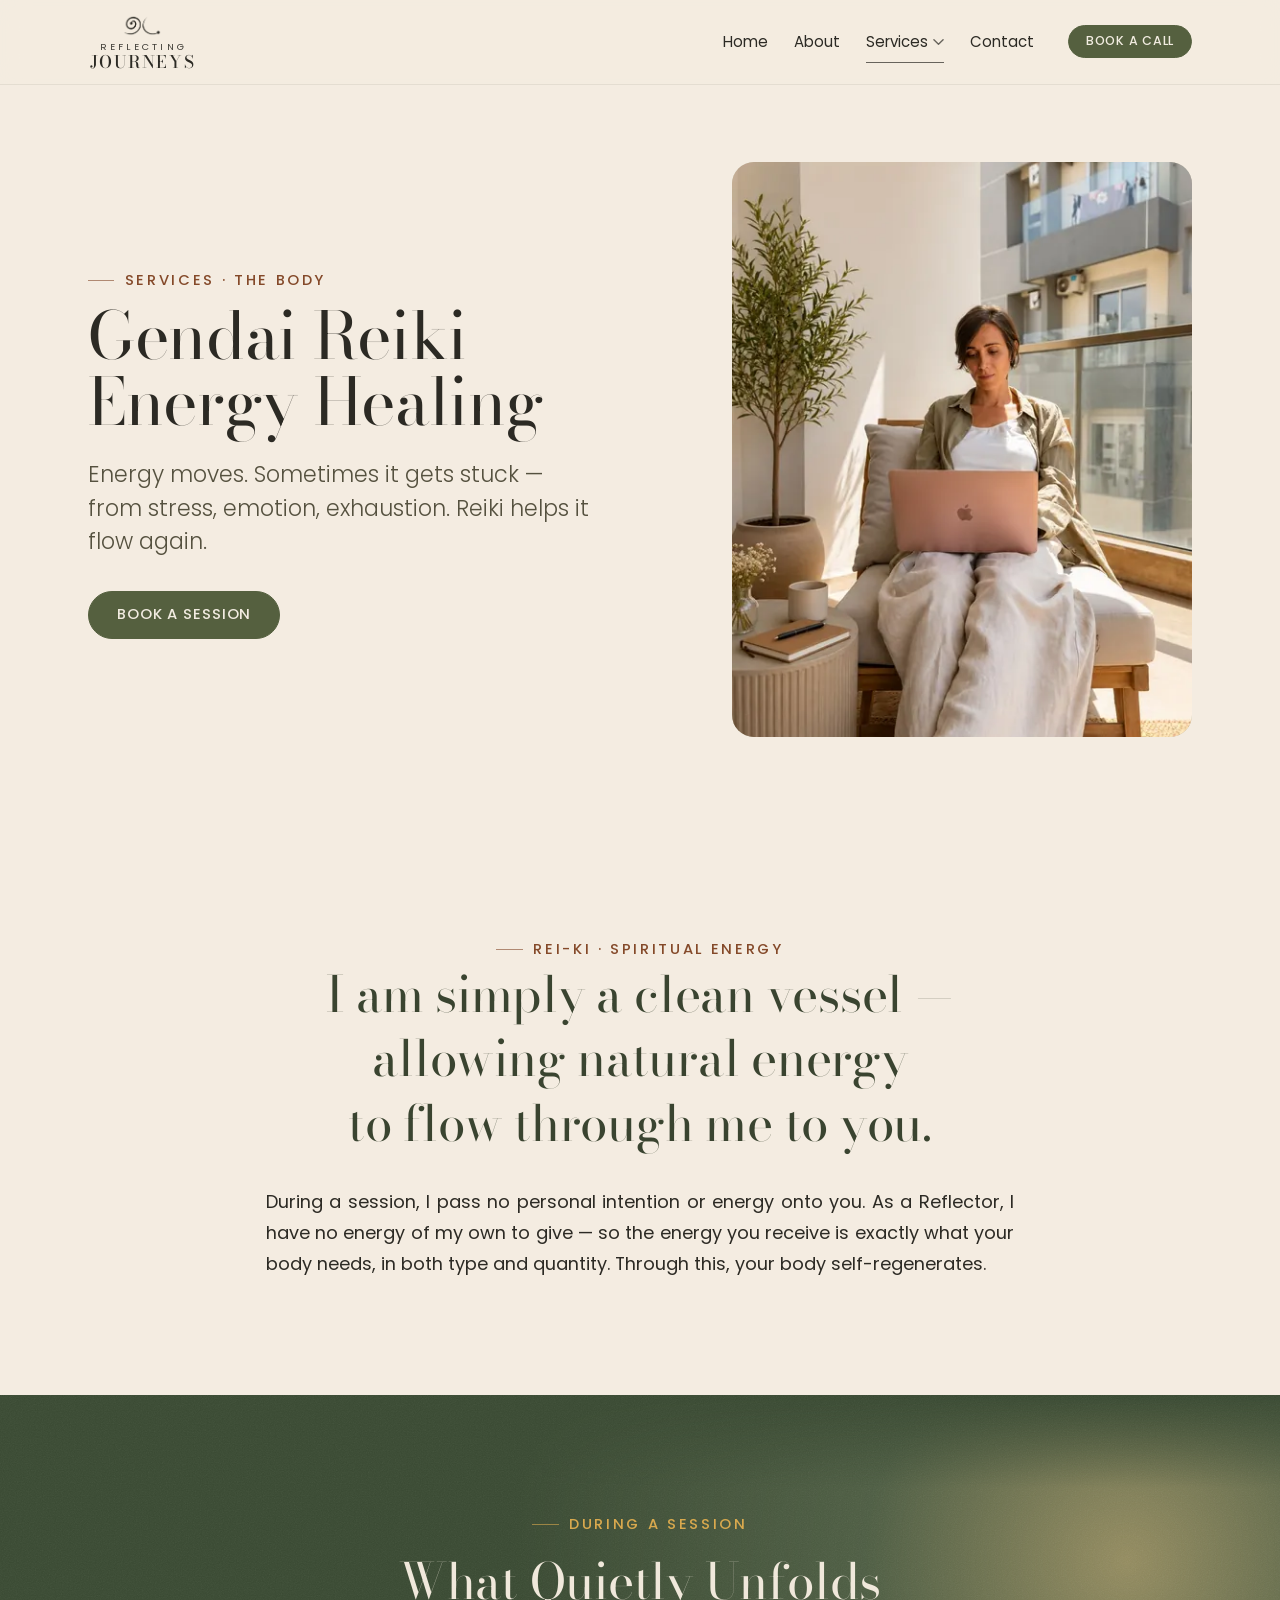
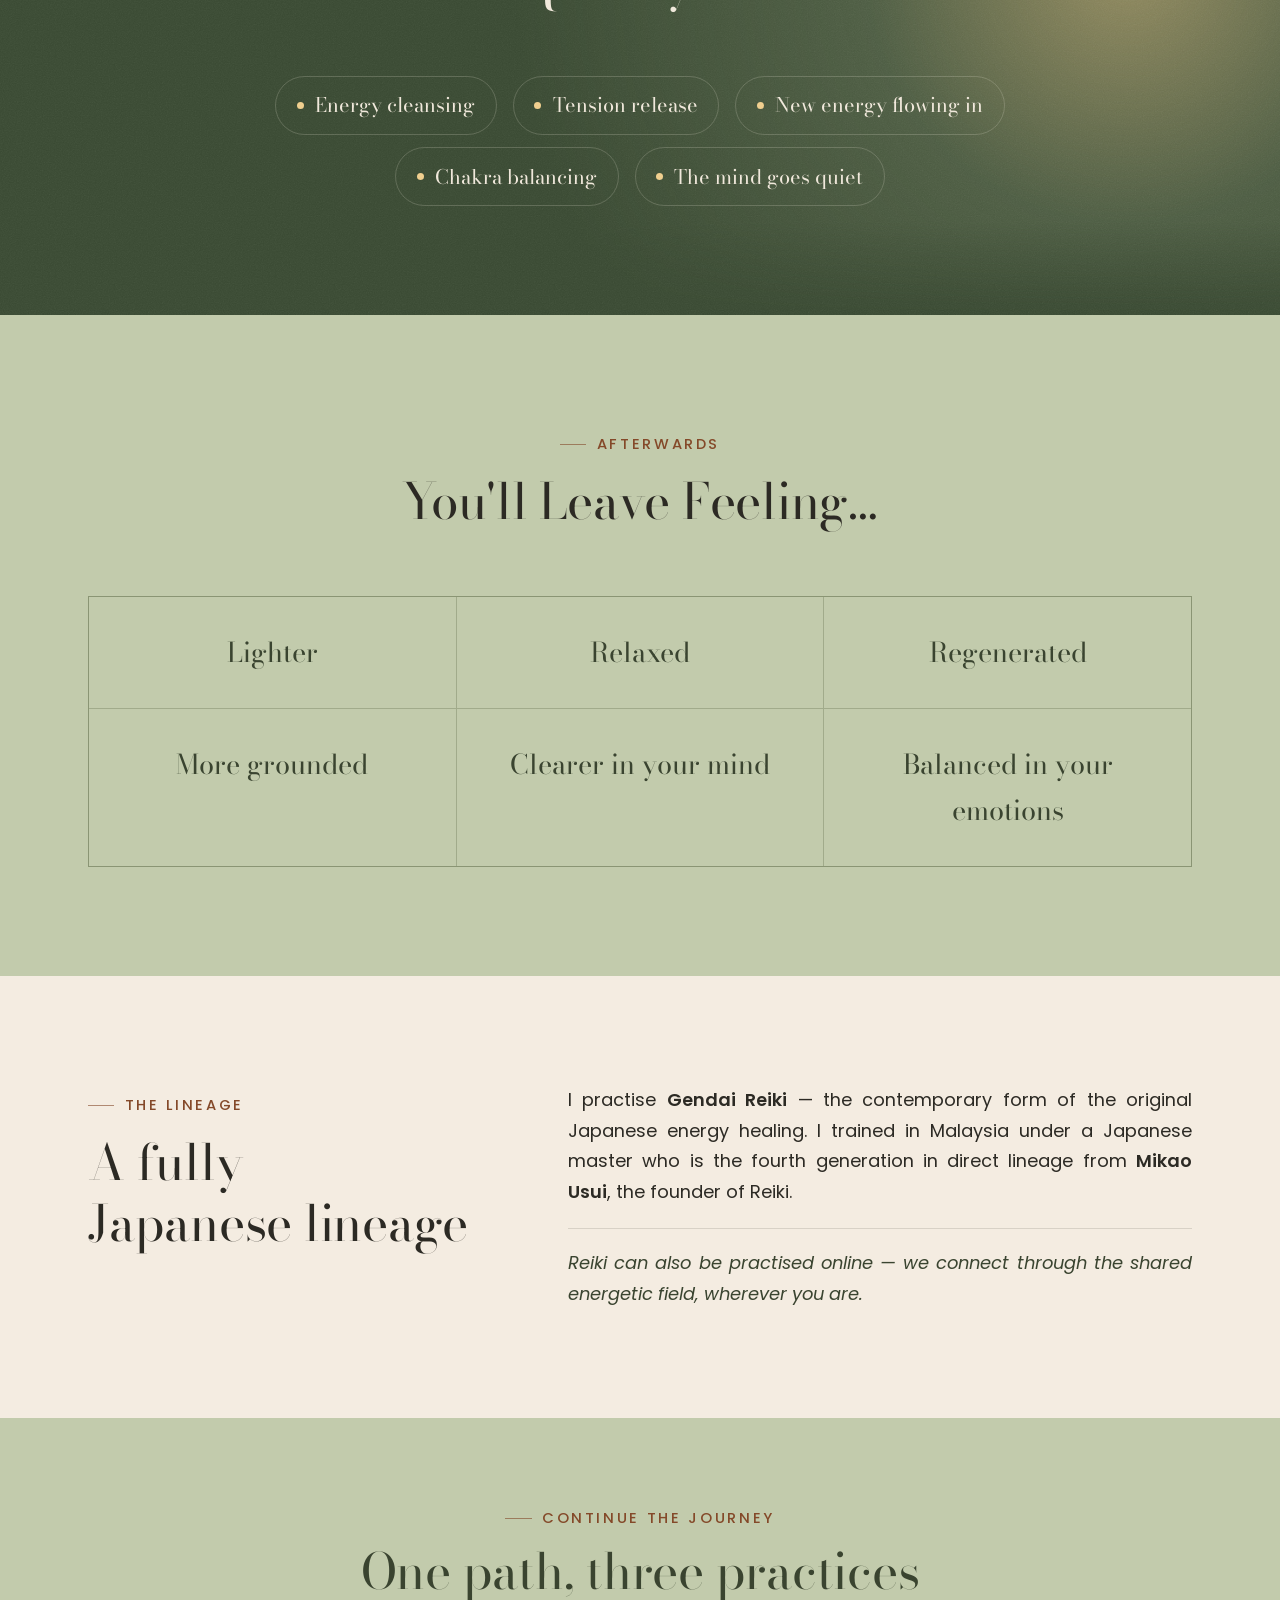
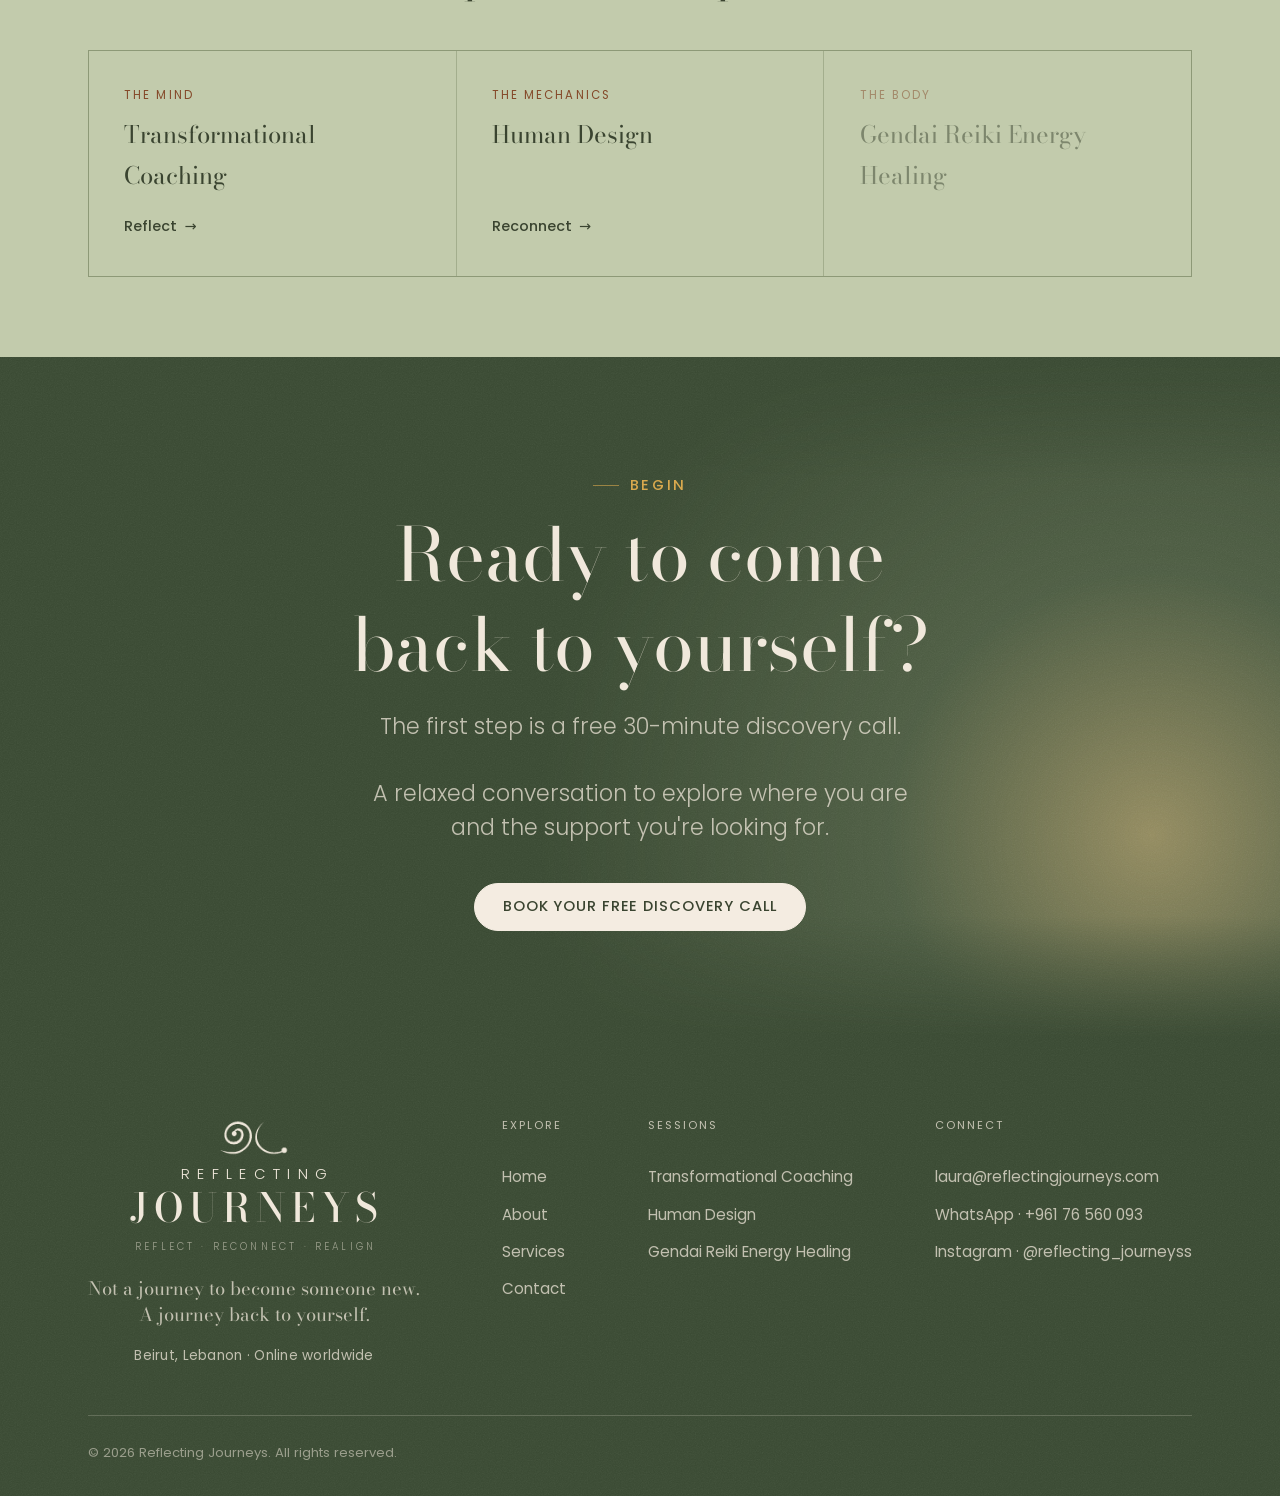
<file: reiki.html>
<!doctype html>
<html lang="en">
<head>
  <meta charset="utf-8" />
  <meta name="viewport" content="width=device-width, initial-scale=1" />
  <script>document.documentElement.classList.add('js');</script>
  <title>Gendai Reiki Energy Healing — Reflecting Journeys</title>
  <meta name="description" content="Gendai Reiki — the original Japanese form of energy healing. Release tension, rebalance your energy centres and return to a calmer, clearer state. In Beirut or online." />
  <link rel="canonical" href="https://reflecting-journeys.netlify.app/reiki" />

  <!-- Open Graph / social -->
  <meta property="og:type" content="website" />
  <meta property="og:site_name" content="Reflecting Journeys" />
  <meta property="og:title" content="Gendai Reiki Energy Healing — Reflecting Journeys" />
  <meta property="og:description" content="Gendai Reiki — the original Japanese form of energy healing. Release tension, rebalance your energy centres and return to a calmer, clearer state. In Beirut or online." />
  <meta property="og:url" content="https://reflecting-journeys.netlify.app/reiki" />
  <meta property="og:image" content="https://reflecting-journeys.netlify.app/images/og-share.jpg" />
  <meta property="og:image:width" content="1200" />
  <meta property="og:image:height" content="630" />
  <meta property="og:image:alt" content="Reflecting Journeys — Laura Brambilla. Not a journey to become someone new. A journey back to yourself." />
  <meta name="twitter:card" content="summary_large_image" />
  <meta name="twitter:image" content="https://reflecting-journeys.netlify.app/images/og-share.jpg" />

  <!-- Icons -->
  <link rel="icon" href="/favicon.ico" sizes="32x32" />
  <link rel="icon" href="/images/icons/favicon.svg" type="image/svg+xml" />
  <link rel="apple-touch-icon" href="/apple-touch-icon.png" />
  <link rel="manifest" href="/site.webmanifest" />
  <meta name="theme-color" content="#3a4a33" />

  <!-- Fonts: Poppins (body) + Fraunces (temporary display fallback for Gamgote) -->
  <link rel="preconnect" href="https://fonts.googleapis.com" />
  <link rel="preconnect" href="https://fonts.gstatic.com" crossorigin />
  <link href="https://fonts.googleapis.com/css2?family=Bodoni+Moda:ital,opsz,wght@0,6..96,400;0,6..96,500;0,6..96,600;1,6..96,400;1,6..96,500&family=Poppins:ital,wght@0,300;0,400;0,500;0,600;1,400&display=swap" rel="stylesheet" />
  <link rel="stylesheet" href="styles.css" />
  <link rel="stylesheet" href="brand.css" />

  <!-- Styles -->

</head>
<body class="">
  <a class="skip-link" href="#main">Skip to content</a>
  <header class="site-header" data-header>
    <div class="site-header__inner container container--wide">
      <a class="logo" href="index.html" aria-label="Reflecting Journeys — home">
        <span class="logo__mark" aria-hidden="true"></span>
        <span class="logo__word" aria-hidden="true">
          <span class="logo__word-top">Reflecting</span>
          <span class="logo__word-bottom">Journeys</span>
        </span>
      </a>

      <nav class="nav" id="primary-nav" aria-label="Primary">
        <ul class="nav__list">
          <li><a data-nav="home" href="index.html">Home</a></li>
          <li><a data-nav="about" href="about.html">About</a></li>
          <li class="nav__item-has-sub" data-submenu>
            <a data-nav="services" href="services.html" class="nav__sub-toggle is-current" aria-haspopup="true" aria-expanded="false" aria-current="page">
              Services
              <svg class="nav__chev" viewBox="0 0 12 8" width="11" height="8" aria-hidden="true"><path d="M1 1.5 6 6.5 11 1.5" fill="none" stroke="currentColor" stroke-width="1.5" stroke-linecap="round" stroke-linejoin="round"/></svg>
            </a>
            <div class="nav__sub" role="menu">
              <span class="nav__sub-label">The Reflecting Journey</span>
              <a role="menuitem" href="coaching.html" class="nav__sub-link">
                <span class="nav__sub-num">01</span>
                <span><span class="nav__sub-title">Transformational Coaching</span><span class="nav__sub-desc">The Mind&nbsp;— Reflect</span></span>
              </a>
              <a role="menuitem" href="human-design.html" class="nav__sub-link">
                <span class="nav__sub-num">02</span>
                <span><span class="nav__sub-title">Human Design</span><span class="nav__sub-desc">The Mechanics&nbsp;— Reconnect</span></span>
              </a>
              <a role="menuitem" href="reiki.html" class="nav__sub-link">
                <span class="nav__sub-num">03</span>
                <span><span class="nav__sub-title">Gendai Reiki Energy Healing</span><span class="nav__sub-desc">The Body&nbsp;— Realign</span></span>
              </a>
              <a role="menuitem" href="services.html" class="nav__sub-all link">All services <span class="link__arrow" aria-hidden="true">→</span></a>
            </div>
          </li>
          <li><a data-nav="contact" href="contact.html">Contact</a></li>
        </ul>
        <a class="btn btn--primary btn--sm nav__cta" href="contact.html#book">Book a Call</a>
      </nav>

      <button class="nav-toggle" aria-expanded="false" aria-controls="primary-nav" aria-label="Open menu" data-nav-toggle>
        <span></span><span></span>
      </button>
    </div>
  </header>

  <main id="main">


  <!-- ============ PAGE HERO ============ -->
  <section class="page-hero service-hero reiki-hero bg-cream">
    <div class="container container--wide page-hero__inner">
      <div class="page-hero__text" data-reveal>
        <p class="eyebrow">Services · The body</p>
        <h1 class="page-hero__title font-display">Gendai Reiki<br />Energy Healing</h1>
        <p class="lead page-hero__lead" data-cms="services.reiki_lead">Energy moves. Sometimes it gets stuck&nbsp;— from stress, emotion, exhaustion. Reiki helps it flow again.</p>
        <a class="btn btn--primary" href="contact.html#book">Book a session</a>
      </div>
      <figure class="editorial-image editorial-image--rounded is-zoom page-hero__image" style="--ar: 4/5; --pos: 50% 30%"
              data-reveal="mask">
        <img src="images/uploads/laura-hero.jpg" srcset="images/resp/laura-hero-480.webp 480w, images/resp/laura-hero-720.webp 720w, images/resp/laura-hero-960.webp 960w" sizes="(max-width: 800px) 92vw, 460px" data-cms-img="images.services.reiki" alt="Laura Brambilla in a calm, sunlit moment of stillness" loading="lazy" decoding="async" />
      </figure>
    </div>
  </section>

  <!-- ============ WHAT IS REIKI ============ -->
  <section class="section bg-cream section--calm" aria-labelledby="reiki-what">
    <div class="container container--text text-center" data-reveal>
      <p class="eyebrow is-centered">Rei-ki · spiritual energy</p>
      <h2 id="reiki-what" class="calm-statement font-display">
        I am simply a clean vessel&nbsp;— allowing natural energy to flow through me to you.
      </h2>
      <div class="prose mx-auto" style="margin-top:2rem">
        <p>During a session, I pass no personal intention or energy onto you. As a Reflector, I have no energy of my own to give&nbsp;— so the energy you receive is exactly what your body needs, in both type and quantity. Through this, your body self-regenerates.</p>
      </div>
    </div>
  </section>

  <!-- ============ DURING A SESSION ============ -->
  <section class="section bg-deepest grain bloom on-dark" aria-labelledby="reiki-session">
    <div class="container">
      <div class="section-heading is-centered" data-reveal>
        <p class="eyebrow is-centered">During a session</p>
        <h2 id="reiki-session" class="section-heading__title">What Quietly Unfolds</h2>
      </div>
      <ol class="steps-flow" data-stagger data-reveal>
        <li><span class="steps-flow__mark" aria-hidden="true"></span>Energy cleansing</li>
        <li><span class="steps-flow__mark" aria-hidden="true"></span>Tension release</li>
        <li><span class="steps-flow__mark" aria-hidden="true"></span>New energy flowing in</li>
        <li><span class="steps-flow__mark" aria-hidden="true"></span>Chakra balancing</li>
        <li><span class="steps-flow__mark" aria-hidden="true"></span>The mind goes quiet</li>
      </ol>
    </div>
  </section>

  <!-- ============ HOW YOU'LL FEEL ============ -->
  <section class="section bg-sage" aria-labelledby="reiki-feel">
    <div class="container">
      <div class="section-heading is-centered" data-reveal>
        <p class="eyebrow is-centered">Afterwards</p>
        <h2 id="reiki-feel" class="section-heading__title">You'll Leave Feeling…</h2>
      </div>
      <ul class="feel-list" data-stagger data-reveal>
        <li>Lighter</li>
        <li>Relaxed</li>
        <li>Regenerated</li>
        <li>More grounded</li>
        <li>Clearer in your mind</li>
        <li>Balanced in your emotions</li>
      </ul>
    </div>
  </section>

  <!-- ============ LINEAGE + ONLINE ============ -->
  <section class="section bg-cream" aria-labelledby="reiki-lineage">
    <div class="container two-col two-col--split">
      <div data-reveal>
        <p class="eyebrow">The lineage</p>
        <h2 id="reiki-lineage" class="section-heading__title">A fully Japanese lineage</h2>
      </div>
      <div class="prose" data-reveal data-reveal-delay="0.1s">
        <p>I practise <strong>Gendai Reiki</strong>&nbsp;— the contemporary form of the original Japanese energy healing. I trained in Malaysia under a Japanese master who is the fourth generation in direct lineage from <strong>Mikao Usui</strong>, the founder of Reiki.</p>
        <p class="reiki-online">Reiki can also be practised online&nbsp;— we connect through the shared energetic field, wherever you are.</p>
      </div>
    </div>
  </section>

  <section class="section section--tight bg-sage" aria-labelledby="related-title">
    <div class="container">
      <div class="related__head" data-reveal>
        <p class="eyebrow">Continue the journey</p>
        <h2 id="related-title" class="related__title font-display">One path, three practices</h2>
      </div>
      <div class="related__grid" data-stagger data-reveal>
        <a class="related__card" href="coaching.html">
          <span class="related__tag">The mind</span>
          <span class="related__name font-display">Transformational Coaching</span>
          <span class="link related__cta">Reflect <span class="link__arrow" aria-hidden="true">→</span></span>
        </a>
        <a class="related__card" href="human-design.html">
          <span class="related__tag">The mechanics</span>
          <span class="related__name font-display">Human Design</span>
          <span class="link related__cta">Reconnect <span class="link__arrow" aria-hidden="true">→</span></span>
        </a>
        <a class="related__card is-current" href="reiki.html" aria-current="page">
          <span class="related__tag">The body</span>
          <span class="related__name font-display">Gendai Reiki Energy Healing</span>
          <span class="link related__cta">Realign</span>
        </a>
      </div>
    </div>
  </section>


  <!-- ============ CTA ============ -->
  <section class="section booking-cta bg-deepest grain bloom bloom--bottom-right on-dark" aria-labelledby="booking-cta-title">
    <div class="container container--text text-center">
      <p class="eyebrow is-centered" data-reveal>Begin</p>
      <h2 id="booking-cta-title" class="booking-cta__title" data-reveal>Ready to come back to yourself?</h2>
      <p class="lead booking-cta__lead" data-reveal>
        The first step is a free <span class="nowrap">30-minute</span> discovery call.<br /><br />
        A relaxed conversation to explore where you are and the support you're looking for.
      </p>
      <div class="booking-cta__actions" data-reveal>
        <a class="btn btn--primary" href="contact.html#book">Book your free discovery call</a>
      </div>
    </div>
  </section>


  </main>
  <footer class="site-footer bg-deepest grain on-dark" role="contentinfo">
    <div class="container container--wide">
      <div class="site-footer__top">
        <div class="site-footer__brand">
          <a class="logo-lockup logo--footer" href="index.html" aria-label="Reflecting Journeys — home">
            <span class="logo-lockup__mark" aria-hidden="true"></span>
            <span class="logo-lockup__reflecting">Reflecting</span>
            <span class="logo-lockup__journeys">Journeys</span>
            <span class="logo-lockup__tag">Reflect · Reconnect · Realign</span>
          </a>
          <p class="site-footer__tag">Not a journey to become someone new.<br />A journey back to yourself.</p>
          <p class="site-footer__loc">Beirut, Lebanon · Online worldwide</p>
        </div>

        <nav class="site-footer__nav" aria-label="Footer">
          <p class="site-footer__col-label">Explore</p>
          <a href="index.html">Home</a>
          <a href="about.html">About</a>
          <a href="services.html">Services</a>
          <a href="contact.html">Contact</a>
        </nav>

        <nav class="site-footer__nav" aria-label="Services">
          <p class="site-footer__col-label">Sessions</p>
          <a href="coaching.html">Transformational Coaching</a>
          <a href="human-design.html">Human Design</a>
          <a href="reiki.html">Gendai Reiki Energy Healing</a>
        </nav>

        <div class="site-footer__connect">
          <p class="site-footer__col-label">Connect</p>
          <a href="mailto:laura@reflectingjourneys.com" class="site-footer__contact">laura@reflectingjourneys.com</a>
          <a href="https://wa.me/96176560093" target="_blank" rel="noopener" class="site-footer__contact">WhatsApp · +961 76 560 093</a>
          <a href="https://instagram.com/reflecting_journeyss" target="_blank" rel="noopener" class="site-footer__contact">Instagram · @reflecting_journeyss</a>
        </div>
      </div>

      <div class="site-footer__base">
        <p>© <span data-year>2026</span> Reflecting Journeys. All rights reserved.</p>
      </div>
    </div>
  </footer>

  <script src="script.js" defer></script>

</body>
</html>
</file>
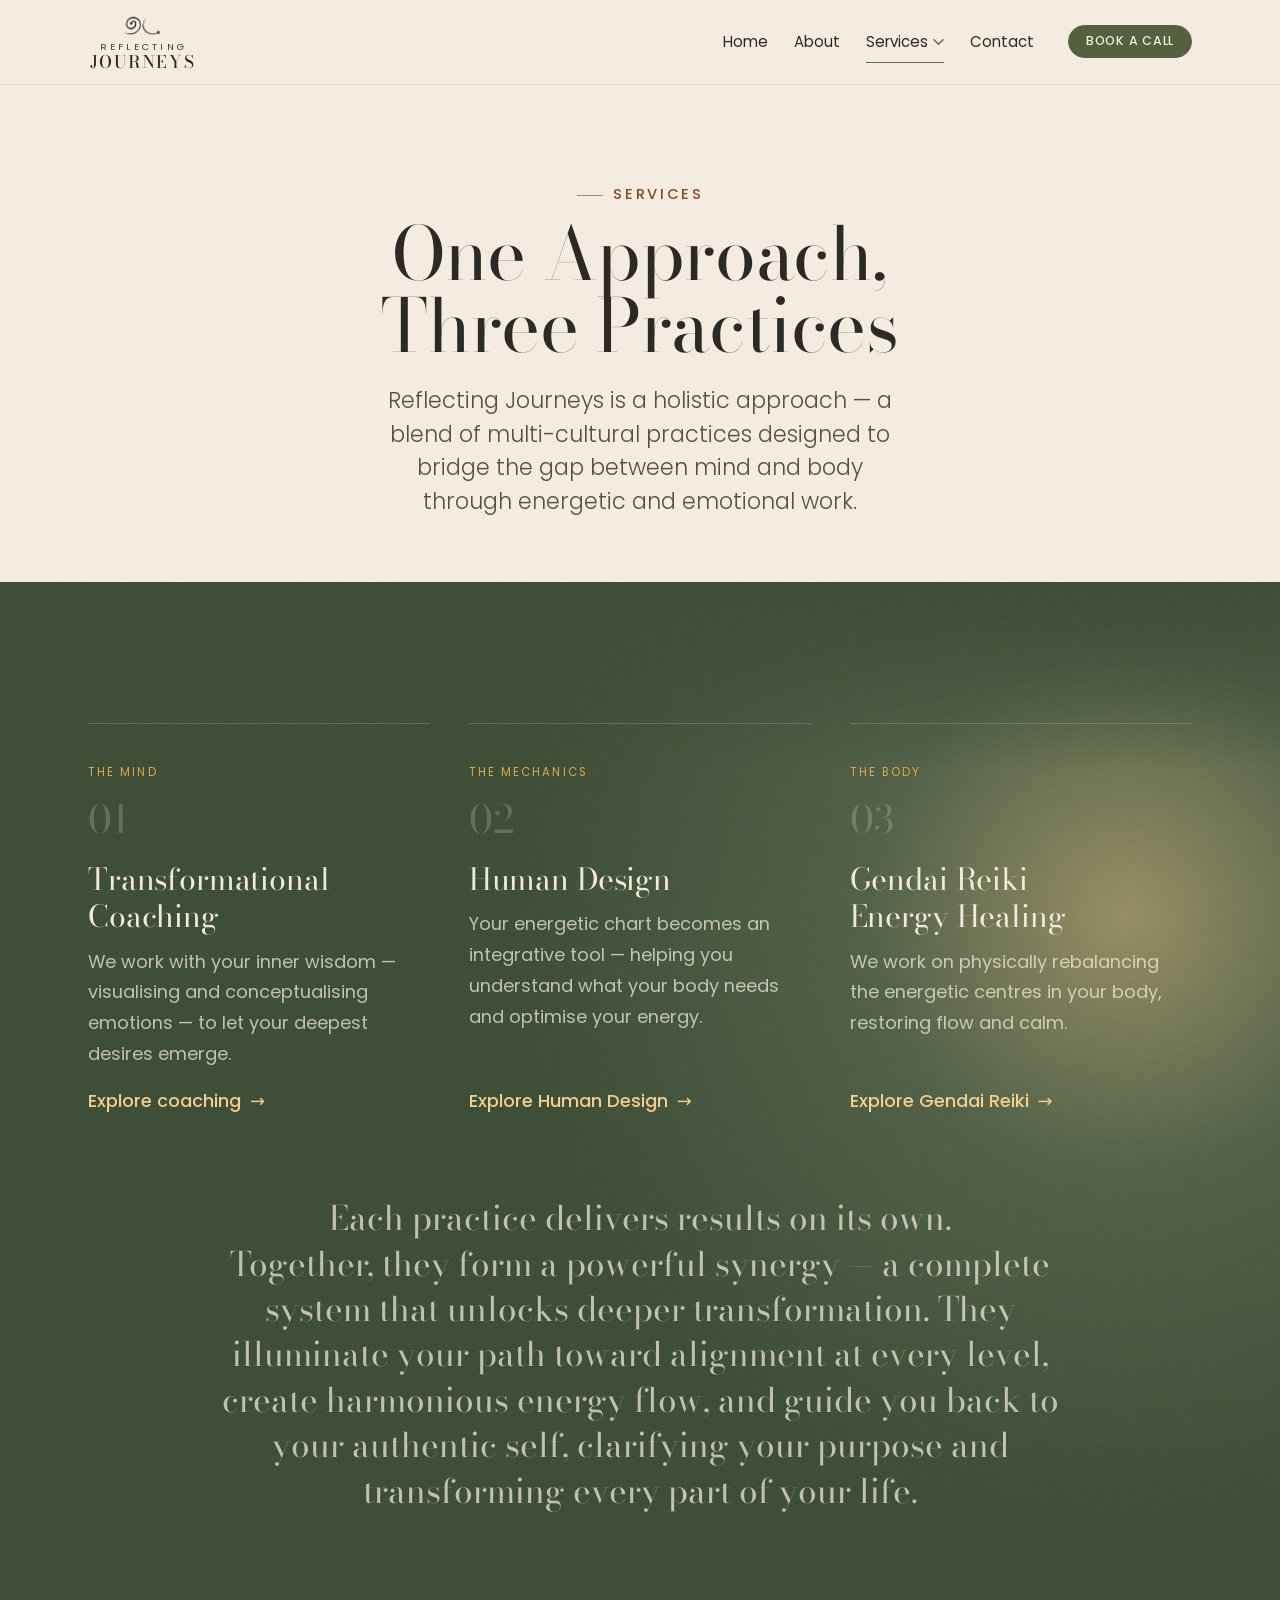
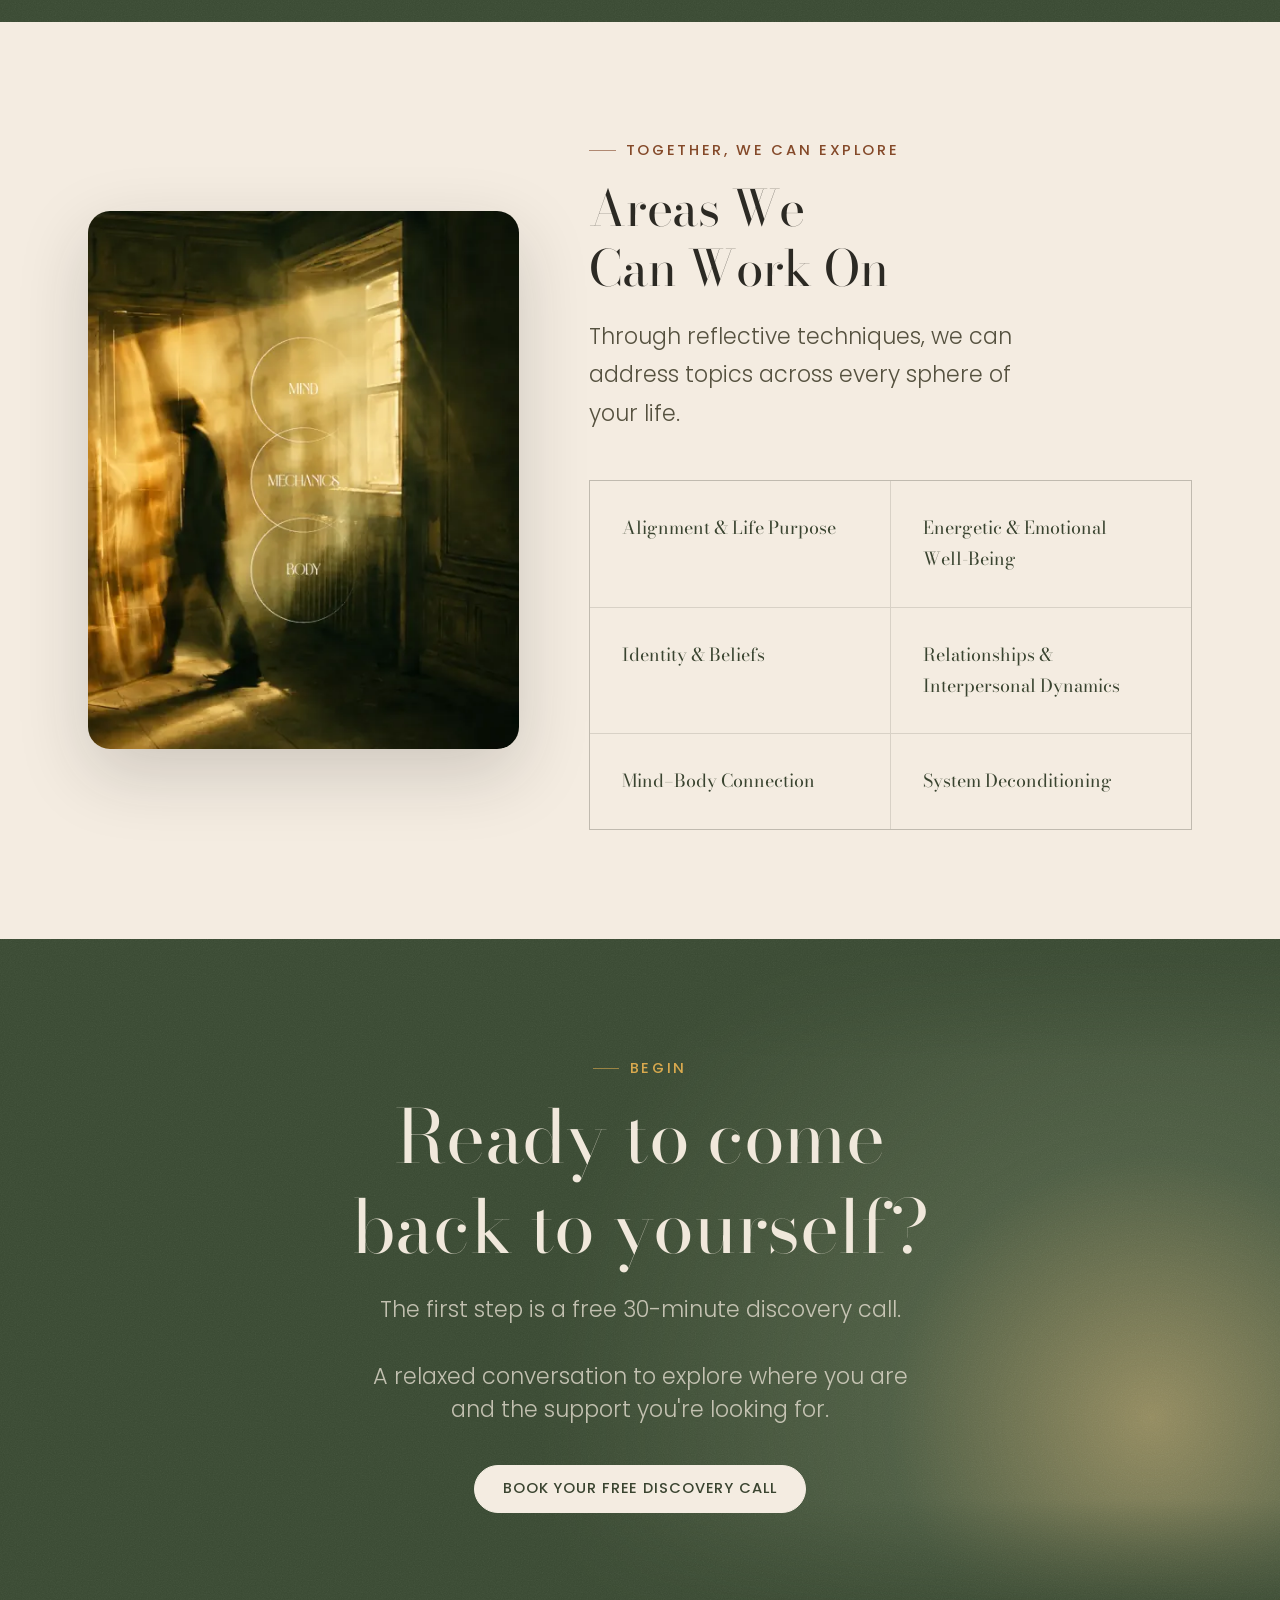
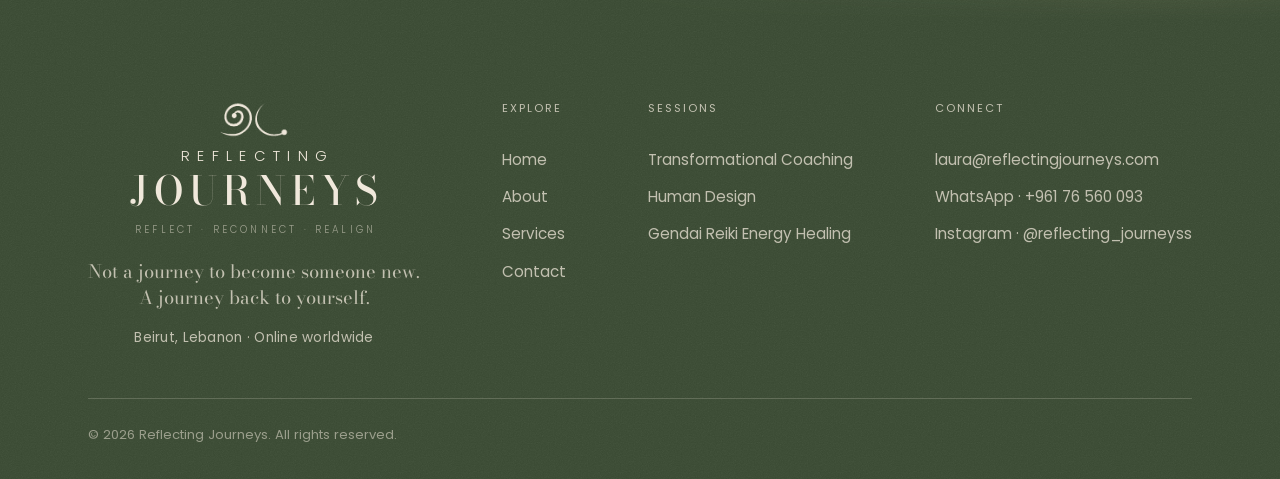
<file: services.html>
<!doctype html>
<html lang="en">
<head>
  <meta charset="utf-8" />
  <meta name="viewport" content="width=device-width, initial-scale=1" />
  <script>document.documentElement.classList.add('js');</script>
  <title>Services — Coaching, Human Design & Gendai Reiki | Reflecting Journeys</title>
  <meta name="description" content="A holistic approach that bridges mind and body through energetic and emotional work — Transformational Coaching, Human Design and Gendai Reiki. Explore how they work independently, and together." />
  <link rel="canonical" href="https://reflecting-journeys.netlify.app/services" />

  <!-- Open Graph / social -->
  <meta property="og:type" content="website" />
  <meta property="og:site_name" content="Reflecting Journeys" />
  <meta property="og:title" content="Services — Coaching, Human Design & Gendai Reiki | Reflecting Journeys" />
  <meta property="og:description" content="A holistic approach that bridges mind and body through energetic and emotional work — Transformational Coaching, Human Design and Gendai Reiki. Explore how they work independently, and together." />
  <meta property="og:url" content="https://reflecting-journeys.netlify.app/services" />
  <meta property="og:image" content="https://reflecting-journeys.netlify.app/images/og-share.jpg" />
  <meta property="og:image:width" content="1200" />
  <meta property="og:image:height" content="630" />
  <meta property="og:image:alt" content="Reflecting Journeys — Laura Brambilla. Not a journey to become someone new. A journey back to yourself." />
  <meta name="twitter:card" content="summary_large_image" />
  <meta name="twitter:image" content="https://reflecting-journeys.netlify.app/images/og-share.jpg" />

  <!-- Icons -->
  <link rel="icon" href="/favicon.ico" sizes="32x32" />
  <link rel="icon" href="/images/icons/favicon.svg" type="image/svg+xml" />
  <link rel="apple-touch-icon" href="/apple-touch-icon.png" />
  <link rel="manifest" href="/site.webmanifest" />
  <meta name="theme-color" content="#3a4a33" />

  <!-- Fonts: Poppins (body) + Fraunces (temporary display fallback for Gamgote) -->
  <link rel="preconnect" href="https://fonts.googleapis.com" />
  <link rel="preconnect" href="https://fonts.gstatic.com" crossorigin />
  <link href="https://fonts.googleapis.com/css2?family=Bodoni+Moda:ital,opsz,wght@0,6..96,400;0,6..96,500;0,6..96,600;1,6..96,400;1,6..96,500&family=Poppins:ital,wght@0,300;0,400;0,500;0,600;1,400&display=swap" rel="stylesheet" />
  <link rel="stylesheet" href="styles.css" />
  <link rel="stylesheet" href="brand.css" />

  <!-- Styles -->

</head>
<body class="">
  <a class="skip-link" href="#main">Skip to content</a>
  <header class="site-header" data-header>
    <div class="site-header__inner container container--wide">
      <a class="logo" href="index.html" aria-label="Reflecting Journeys — home">
        <span class="logo__mark" aria-hidden="true"></span>
        <span class="logo__word" aria-hidden="true">
          <span class="logo__word-top">Reflecting</span>
          <span class="logo__word-bottom">Journeys</span>
        </span>
      </a>

      <nav class="nav" id="primary-nav" aria-label="Primary">
        <ul class="nav__list">
          <li><a data-nav="home" href="index.html">Home</a></li>
          <li><a data-nav="about" href="about.html">About</a></li>
          <li class="nav__item-has-sub" data-submenu>
            <a data-nav="services" href="services.html" class="nav__sub-toggle is-current" aria-haspopup="true" aria-expanded="false" aria-current="page">
              Services
              <svg class="nav__chev" viewBox="0 0 12 8" width="11" height="8" aria-hidden="true"><path d="M1 1.5 6 6.5 11 1.5" fill="none" stroke="currentColor" stroke-width="1.5" stroke-linecap="round" stroke-linejoin="round"/></svg>
            </a>
            <div class="nav__sub" role="menu">
              <span class="nav__sub-label">The Reflecting Journey</span>
              <a role="menuitem" href="coaching.html" class="nav__sub-link">
                <span class="nav__sub-num">01</span>
                <span><span class="nav__sub-title">Transformational Coaching</span><span class="nav__sub-desc">The Mind&nbsp;— Reflect</span></span>
              </a>
              <a role="menuitem" href="human-design.html" class="nav__sub-link">
                <span class="nav__sub-num">02</span>
                <span><span class="nav__sub-title">Human Design</span><span class="nav__sub-desc">The Mechanics&nbsp;— Reconnect</span></span>
              </a>
              <a role="menuitem" href="reiki.html" class="nav__sub-link">
                <span class="nav__sub-num">03</span>
                <span><span class="nav__sub-title">Gendai Reiki Energy Healing</span><span class="nav__sub-desc">The Body&nbsp;— Realign</span></span>
              </a>
              <a role="menuitem" href="services.html" class="nav__sub-all link">All services <span class="link__arrow" aria-hidden="true">→</span></a>
            </div>
          </li>
          <li><a data-nav="contact" href="contact.html">Contact</a></li>
        </ul>
        <a class="btn btn--primary btn--sm nav__cta" href="contact.html#book">Book a Call</a>
      </nav>

      <button class="nav-toggle" aria-expanded="false" aria-controls="primary-nav" aria-label="Open menu" data-nav-toggle>
        <span></span><span></span>
      </button>
    </div>
  </header>

  <main id="main">


  <!-- ============ PAGE HERO ============ -->
  <section class="page-hero page-hero--center bg-cream">
    <div class="container container--text text-center" data-reveal>
      <p class="eyebrow is-centered">Services</p>
      <h1 class="page-hero__title font-display">One Approach,<br />Three Practices</h1>
      <p class="lead page-hero__lead mx-auto">Reflecting Journeys is a holistic approach&nbsp;— a blend of multi-cultural practices designed to bridge the gap between mind and body through energetic and emotional work.</p>
    </div>
  </section>

  <!-- ============ THE THREE ELEMENTS ============ -->
  <section class="section triad bg-deepest grain bloom on-dark" aria-labelledby="triad-title">
    <div class="container">
      <h2 id="triad-title" class="visually-hidden">The three elements</h2>
      <ol class="triad__list">
        <li class="triad__item" data-reveal>
          <span class="triad__tag">The mind</span>
          <span class="triad__num font-display">01</span>
          <h3 class="triad__title font-display">Transformational Coaching</h3>
          <p class="triad__text">We work with your inner wisdom&nbsp;— visualising and conceptualising emotions&nbsp;— to let your deepest desires emerge.</p>
          <a class="link" href="coaching.html">Explore coaching <span class="link__arrow" aria-hidden="true">→</span></a>
        </li>
        <li class="triad__item" data-reveal data-reveal-delay="0.12s">
          <span class="triad__tag">The mechanics</span>
          <span class="triad__num font-display">02</span>
          <h3 class="triad__title font-display">Human Design</h3>
          <p class="triad__text">Your energetic chart becomes an integrative tool&nbsp;— helping you understand what your body needs and optimise your energy.</p>
          <a class="link" href="human-design.html">Explore Human Design <span class="link__arrow" aria-hidden="true">→</span></a>
        </li>
        <li class="triad__item" data-reveal data-reveal-delay="0.24s">
          <span class="triad__tag">The body</span>
          <span class="triad__num font-display">03</span>
          <h3 class="triad__title font-display">Gendai Reiki Energy Healing</h3>
          <p class="triad__text">We work on physically rebalancing the energetic centres in your body, restoring flow and calm.</p>
          <a class="link" href="reiki.html">Explore Gendai Reiki <span class="link__arrow" aria-hidden="true">→</span></a>
        </li>
      </ol>
      <p class="triad__note font-display" data-reveal>Each practice delivers results on its own.<br />Together, they form a powerful synergy&nbsp;— a complete system that unlocks deeper transformation. They illuminate your path toward alignment at every level, create harmonious energy flow, and guide you back to your authentic self, clarifying your purpose and transforming every part of your life.</p>
    </div>
  </section>

  <!-- Desktop: image beside its text; phones: stacked exactly as before -->
  <div class="duo duo--cream duo--poster-first">
    <!-- ============ MIND · MECHANICS · BODY (brand visual) ============ -->
    <section class="poster-moment poster-moment--wide bg-cream">
      <div class="container">
        <figure class="poster-figure" data-reveal>
          <img src="images/brand/mind-mechanics-body.webp" srcset="images/resp/mind-mechanics-body-480.webp 480w, images/resp/mind-mechanics-body-720.webp 720w, images/resp/mind-mechanics-body-960.webp 960w" sizes="(max-width: 800px) 92vw, 460px" alt="Mind, mechanics and body — the three levels of the Reflecting Journey" loading="lazy" decoding="async" />
        </figure>
      </div>
    </section>
  
    <!-- ============ AREAS WE CAN EXPLORE ============ -->
    <section class="section bg-cream" aria-labelledby="areas-title">
      <div class="container">
        <div class="section-heading is-centered" data-reveal>
          <p class="eyebrow is-centered">Together, we can explore</p>
          <h2 id="areas-title" class="section-heading__title">Areas We Can Work On</h2>
          <p class="section-heading__intro">Through reflective techniques, we can address topics across every sphere of your life.</p>
        </div>
        <ul class="areas areas--unnumbered" data-stagger data-reveal>
          <li>Alignment &amp; Life Purpose</li>
          <li>Energetic &amp; Emotional Well-Being</li>
          <li>Identity &amp; Beliefs</li>
          <li>Relationships &amp; Interpersonal Dynamics</li>
          <li>Mind–Body Connection</li>
          <li>System Deconditioning</li>
        </ul>
      </div>
    </section>
  </div>

  <!-- ============ CTA ============ -->
  <section class="section booking-cta bg-deepest grain bloom bloom--bottom-right on-dark" aria-labelledby="booking-cta-title">
    <div class="container container--text text-center">
      <p class="eyebrow is-centered" data-reveal>Begin</p>
      <h2 id="booking-cta-title" class="booking-cta__title" data-reveal>Ready to come back to yourself?</h2>
      <p class="lead booking-cta__lead" data-reveal>
        The first step is a free <span class="nowrap">30-minute</span> discovery call.<br /><br />
        A relaxed conversation to explore where you are and the support you're looking for.
      </p>
      <div class="booking-cta__actions" data-reveal>
        <a class="btn btn--primary" href="contact.html#book">Book your free discovery call</a>
      </div>
    </div>
  </section>


  </main>
  <footer class="site-footer bg-deepest grain on-dark" role="contentinfo">
    <div class="container container--wide">
      <div class="site-footer__top">
        <div class="site-footer__brand">
          <a class="logo-lockup logo--footer" href="index.html" aria-label="Reflecting Journeys — home">
            <span class="logo-lockup__mark" aria-hidden="true"></span>
            <span class="logo-lockup__reflecting">Reflecting</span>
            <span class="logo-lockup__journeys">Journeys</span>
            <span class="logo-lockup__tag">Reflect · Reconnect · Realign</span>
          </a>
          <p class="site-footer__tag">Not a journey to become someone new.<br />A journey back to yourself.</p>
          <p class="site-footer__loc">Beirut, Lebanon · Online worldwide</p>
        </div>

        <nav class="site-footer__nav" aria-label="Footer">
          <p class="site-footer__col-label">Explore</p>
          <a href="index.html">Home</a>
          <a href="about.html">About</a>
          <a href="services.html">Services</a>
          <a href="contact.html">Contact</a>
        </nav>

        <nav class="site-footer__nav" aria-label="Services">
          <p class="site-footer__col-label">Sessions</p>
          <a href="coaching.html">Transformational Coaching</a>
          <a href="human-design.html">Human Design</a>
          <a href="reiki.html">Gendai Reiki Energy Healing</a>
        </nav>

        <div class="site-footer__connect">
          <p class="site-footer__col-label">Connect</p>
          <a href="mailto:laura@reflectingjourneys.com" class="site-footer__contact">laura@reflectingjourneys.com</a>
          <a href="https://wa.me/96176560093" target="_blank" rel="noopener" class="site-footer__contact">WhatsApp · +961 76 560 093</a>
          <a href="https://instagram.com/reflecting_journeyss" target="_blank" rel="noopener" class="site-footer__contact">Instagram · @reflecting_journeyss</a>
        </div>
      </div>

      <div class="site-footer__base">
        <p>© <span data-year>2026</span> Reflecting Journeys. All rights reserved.</p>
      </div>
    </div>
  </footer>

  <script src="script.js" defer></script>

</body>
</html>
</file>
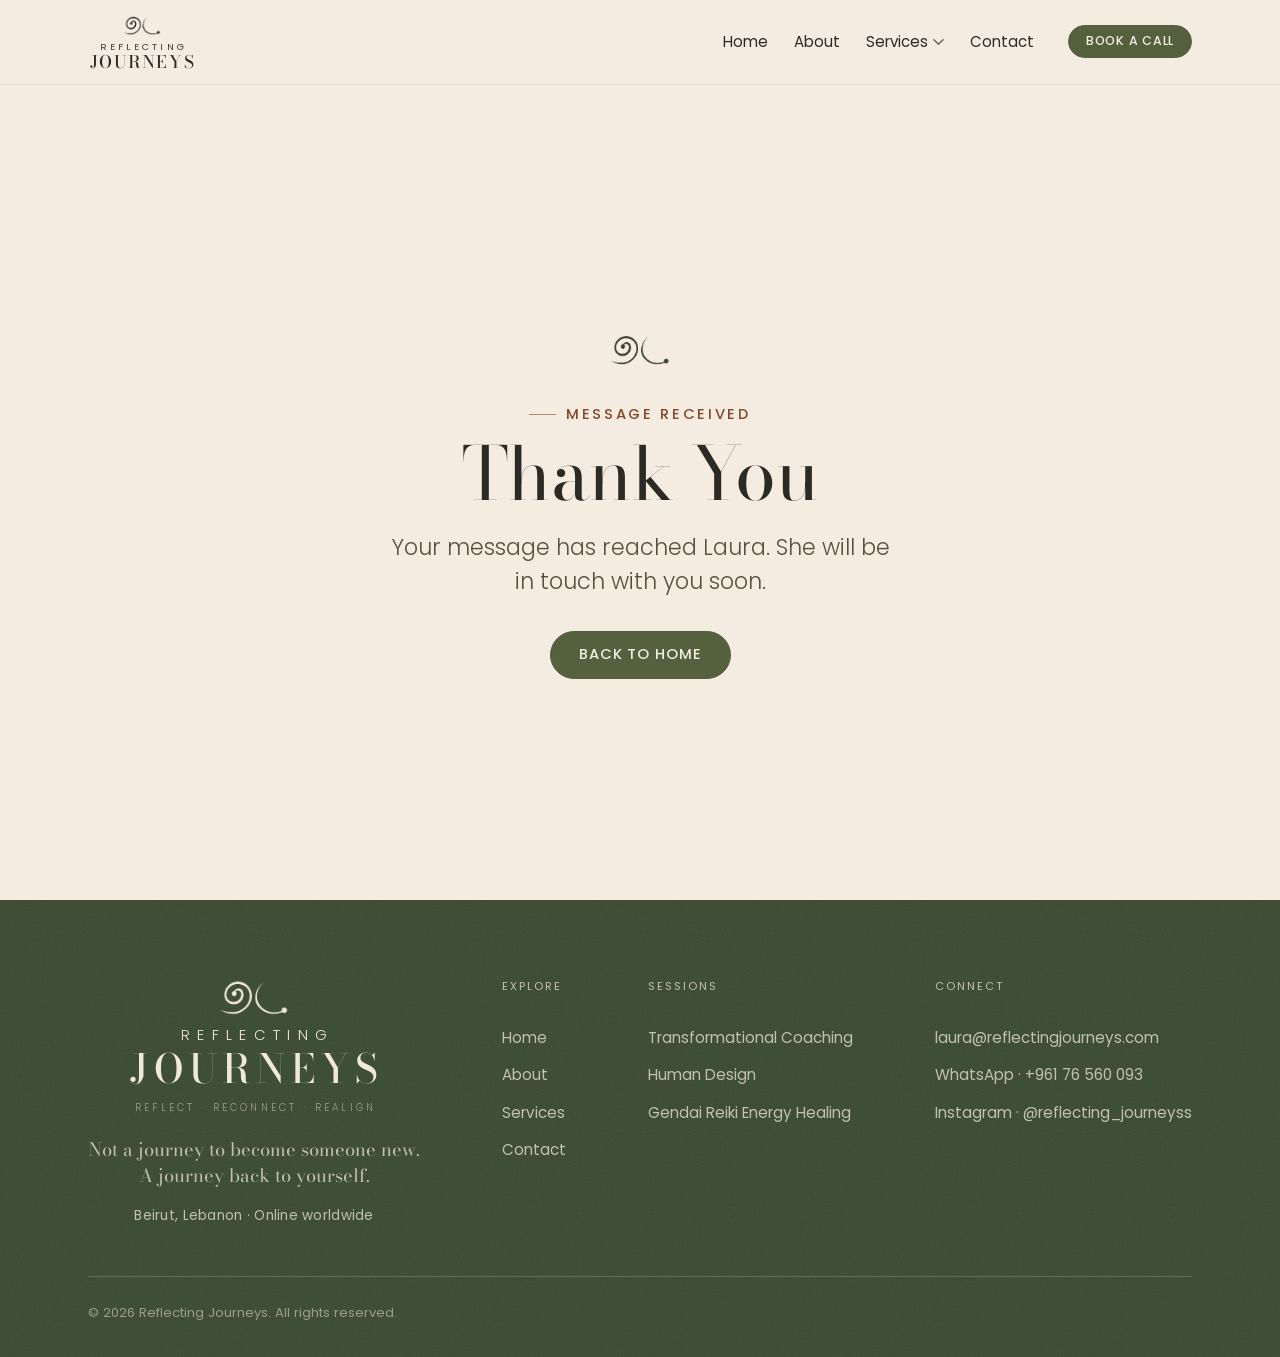
<file: thanks.html>
<!doctype html>
<html lang="en">
<head>
  <meta charset="utf-8" />
  <meta name="viewport" content="width=device-width, initial-scale=1" />
  <script>document.documentElement.classList.add('js');</script>
  <title>Thank You | Reflecting Journeys</title>
  <meta name="description" content="Thank you — your message has reached Laura Brambilla at Reflecting Journeys." />
  <meta name="robots" content="noindex" />

  <!-- Open Graph / social -->
  <meta property="og:type" content="website" />
  <meta property="og:site_name" content="Reflecting Journeys" />
  <meta property="og:title" content="Thank You | Reflecting Journeys" />
  <meta property="og:description" content="Thank you — your message has reached Laura Brambilla at Reflecting Journeys." />
  <meta property="og:url" content="https://reflecting-journeys.netlify.app/thanks.html" />
  <meta property="og:image" content="https://reflecting-journeys.netlify.app/images/og-share.jpg" />
  <meta property="og:image:width" content="1200" />
  <meta property="og:image:height" content="630" />
  <meta property="og:image:alt" content="Reflecting Journeys — Laura Brambilla. Not a journey to become someone new. A journey back to yourself." />
  <meta name="twitter:card" content="summary_large_image" />
  <meta name="twitter:image" content="https://reflecting-journeys.netlify.app/images/og-share.jpg" />

  <!-- Icons -->
  <link rel="icon" href="images/favicon.png" type="image/png" />
  <link rel="apple-touch-icon" href="images/favicon.png" />
  <meta name="theme-color" content="#3a4a33" />

  <!-- Fonts: Poppins (body) + Fraunces (temporary display fallback for Gamgote) -->
  <link rel="preconnect" href="https://fonts.googleapis.com" />
  <link rel="preconnect" href="https://fonts.gstatic.com" crossorigin />
  <link href="https://fonts.googleapis.com/css2?family=Bodoni+Moda:ital,opsz,wght@0,6..96,400;0,6..96,500;0,6..96,600;1,6..96,400;1,6..96,500&family=Poppins:ital,wght@0,300;0,400;0,500;0,600;1,400&display=swap" rel="stylesheet" />
  <link rel="stylesheet" href="styles.css" />
  <link rel="stylesheet" href="brand.css" />

  <!-- Styles -->

</head>
<body class="">
  <a class="skip-link" href="#main">Skip to content</a>
  <header class="site-header" data-header>
    <div class="site-header__inner container container--wide">
      <a class="logo" href="index.html" aria-label="Reflecting Journeys — home">
        <span class="logo__mark" aria-hidden="true"></span>
        <span class="logo__word" aria-hidden="true">
          <span class="logo__word-top">Reflecting</span>
          <span class="logo__word-bottom">Journeys</span>
        </span>
      </a>

      <nav class="nav" id="primary-nav" aria-label="Primary">
        <ul class="nav__list">
          <li><a data-nav="home" href="index.html">Home</a></li>
          <li><a data-nav="about" href="about.html">About</a></li>
          <li class="nav__item-has-sub" data-submenu>
            <a data-nav="services" href="services.html" class="nav__sub-toggle" aria-haspopup="true" aria-expanded="false">
              Services
              <svg class="nav__chev" viewBox="0 0 12 8" width="11" height="8" aria-hidden="true"><path d="M1 1.5 6 6.5 11 1.5" fill="none" stroke="currentColor" stroke-width="1.5" stroke-linecap="round" stroke-linejoin="round"/></svg>
            </a>
            <div class="nav__sub" role="menu">
              <span class="nav__sub-label">The Reflecting Journey</span>
              <a role="menuitem" href="coaching.html" class="nav__sub-link">
                <span class="nav__sub-num">01</span>
                <span><span class="nav__sub-title">Transformational Coaching</span><span class="nav__sub-desc">The Mind&nbsp;— Reflect</span></span>
              </a>
              <a role="menuitem" href="human-design.html" class="nav__sub-link">
                <span class="nav__sub-num">02</span>
                <span><span class="nav__sub-title">Human Design</span><span class="nav__sub-desc">The Mechanics&nbsp;— Reconnect</span></span>
              </a>
              <a role="menuitem" href="reiki.html" class="nav__sub-link">
                <span class="nav__sub-num">03</span>
                <span><span class="nav__sub-title">Gendai Reiki Energy Healing</span><span class="nav__sub-desc">The Body&nbsp;— Realign</span></span>
              </a>
              <a role="menuitem" href="services.html" class="nav__sub-all link">All services <span class="link__arrow" aria-hidden="true">→</span></a>
            </div>
          </li>
          <li><a data-nav="contact" href="contact.html">Contact</a></li>
        </ul>
        <a class="btn btn--primary btn--sm nav__cta" href="contact.html#book">Book a Call</a>
      </nav>

      <button class="nav-toggle" aria-expanded="false" aria-controls="primary-nav" aria-label="Open menu" data-nav-toggle>
        <span></span><span></span>
      </button>
    </div>
  </header>

  <main id="main">

  <!-- ============ THANK YOU (form success page) ============ -->
  <section class="page-hero page-hero--center bg-cream thanks">
    <div class="container container--text text-center" data-reveal>
      <span class="thanks__mark" aria-hidden="true"></span>
      <p class="eyebrow is-centered">Message received</p>
      <h1 class="page-hero__title font-display">Thank You</h1>
      <p class="lead page-hero__lead thanks__lead">Your message has reached Laura. She will be in touch with you soon.</p>
      <a class="btn btn--primary thanks__btn" href="index.html">Back to home</a>
    </div>
  </section>

  </main>
  <footer class="site-footer bg-deepest grain on-dark" role="contentinfo">
    <div class="container container--wide">
      <div class="site-footer__top">
        <div class="site-footer__brand">
          <a class="logo-lockup logo--footer" href="index.html" aria-label="Reflecting Journeys — home">
            <span class="logo-lockup__mark" aria-hidden="true"></span>
            <span class="logo-lockup__reflecting">Reflecting</span>
            <span class="logo-lockup__journeys">Journeys</span>
            <span class="logo-lockup__tag">Reflect · Reconnect · Realign</span>
          </a>
          <p class="site-footer__tag">Not a journey to become someone new.<br />A journey back to yourself.</p>
          <p class="site-footer__loc">Beirut, Lebanon · Online worldwide</p>
        </div>

        <nav class="site-footer__nav" aria-label="Footer">
          <p class="site-footer__col-label">Explore</p>
          <a href="index.html">Home</a>
          <a href="about.html">About</a>
          <a href="services.html">Services</a>
          <a href="contact.html">Contact</a>
        </nav>

        <nav class="site-footer__nav" aria-label="Services">
          <p class="site-footer__col-label">Sessions</p>
          <a href="coaching.html">Transformational Coaching</a>
          <a href="human-design.html">Human Design</a>
          <a href="reiki.html">Gendai Reiki Energy Healing</a>
        </nav>

        <div class="site-footer__connect">
          <p class="site-footer__col-label">Connect</p>
          <a href="mailto:laura@reflectingjourneys.com" class="site-footer__contact">laura@reflectingjourneys.com</a>
          <a href="https://wa.me/96176560093" target="_blank" rel="noopener" class="site-footer__contact">WhatsApp · +961 76 560 093</a>
          <a href="https://instagram.com/reflecting_journeyss" target="_blank" rel="noopener" class="site-footer__contact">Instagram · @reflecting_journeyss</a>
        </div>
      </div>

      <div class="site-footer__base">
        <p>© <span data-year>2026</span> Reflecting Journeys. All rights reserved.</p>
      </div>
    </div>
  </footer>

  <script src="script.js" defer></script>

</body>
</html>
</file>
<file: styles.css>
/* ============================================================
   REFLECTING JOURNEYS — Fonts
   Primary/display = GAMGOTE (brand). Not yet supplied — see below.
   Secondary/body  = POPPINS (loaded via Google Fonts in <head>).
   Temporary display fallback = FRAUNCES (elegant high-contrast serif).
   ============================================================ */

/* ---------------------------------------------------------
   DROP-IN GAMGOTE  ← when Laura provides the font files
   1. Place gamgote.woff2 (+ optional gamgote-italic.woff2) in assets/fonts/
   2. Uncomment the @font-face block below.
   Nothing else changes — "Gamgote" is already first in --font-display.
   ---------------------------------------------------------
@font-face {
  font-family: "Gamgote";
  src: url("fonts/gamgote.woff2") format("woff2");
  font-weight: 400 600;
  font-style: normal;
  font-display: swap;
}
@font-face {
  font-family: "Gamgote";
  src: url("fonts/gamgote-italic.woff2") format("woff2");
  font-weight: 400 600;
  font-style: italic;
  font-display: swap;
}
--------------------------------------------------------- */

/* Display type: Bodoni Moda (elegant editorial fallback for Gamgote).
   Ligatures OFF everywhere on the display face — some pairings (e.g. "fl",
   "fi") rendered awkwardly, so we disable discretionary/standard ligatures. */
.font-display, h1, h2, h3, h4, .h1, .h2, .h3, .display, .title-mixed {
  font-optical-sizing: auto;
  font-variant-ligatures: none;
  font-feature-settings: "liga" 0, "clig" 0, "dlig" 0;
}
/* ============================================================
   REFLECTING JOURNEYS — Design Tokens
   The single source of truth for colour, type, space, motion.
   Derived from "REFLECTING JOURNEYS presentation GREEN" brand deck.
   ============================================================ */

:root {
  /* ---------------------------------------------------------
     1 · RAW PALETTE  (brand deck)
     --------------------------------------------------------- */
  /* Lights — warm cream / blush family */
  --rj-cream:        #f4ece1;  /* main reading paper (softened cream) */
  --rj-cream-2:      #efe4d5;  /* slightly deeper cream */
  --rj-blush:        #f2e0d1;  /* deck blush — warm panel surface */
  --rj-sand:         #e7d7c4;  /* sand / warm border tint */

  /* Sage / olive greens */
  --rj-sage-pale:    #c2cbac;  /* pale sage panels */
  --rj-sage:         #a9b48f;  /* sage */
  --rj-sage-muted:   #838b6c;  /* muted olive */
  --rj-olive:        #55603f;  /* olive */
  --rj-olive-deep:   #3a4430;  /* deep olive — immersive ground */
  --rj-olive-black:  #232a1c;  /* olive-black — deepest ground */

  /* Neutrals / charcoal */
  --rj-charcoal:     #231f20;  /* near-black (deck) */
  --rj-ink:          #2c2a24;  /* body ink on light */
  --rj-ink-soft:     #55513f;  /* secondary text on light (warm) */

  /* Earth accents */
  --rj-brown:        #6e5a44;  /* earthy brown */
  --rj-brown-deep:   #54361d;  /* deep brown */
  --rj-clay:         #844929;  /* clay brown */
  --rj-terracotta:   #a94d25;  /* terracotta accent */
  --rj-honey:        #d9a94e;  /* honey/amber light accent (muted from #fcb74b) */
  --rj-honey-lit:    #f0cf8f;  /* honey highlight */

  /* ---------------------------------------------------------
     2 · SEMANTIC TOKENS  (use THESE in components)
     The site reads as warm light surfaces punctuated by
     deep, immersive dark-olive/charcoal sections.
     --------------------------------------------------------- */
  /* Light surfaces */
  --surface:          var(--rj-cream);      /* default page background */
  --surface-2:        var(--rj-cream-2);    /* alternating band */
  --surface-panel:    var(--rj-blush);      /* raised panel / card on light */
  --surface-sage:     var(--rj-sage-pale);  /* soft sage section */

  /* Dark / immersive surfaces */
  --surface-deep:     #4b5940;              /* immersive branded green (lighter/greener than before) */
  --surface-deepest:  #3a4a33;              /* hero / footer ground — green, not near-black */
  --surface-char:     var(--rj-charcoal);   /* charcoal ground */

  /* Text on light */
  --text:             var(--rj-ink);
  --text-soft:        var(--rj-ink-soft);
  --text-mute:        color-mix(in oklab, var(--rj-ink-soft) 72%, var(--rj-cream));

  /* Text on dark */
  --text-on-dark:        #f0e8db;
  --text-on-dark-soft:   color-mix(in oklab, #f0e8db 74%, transparent);
  --text-on-dark-mute:   color-mix(in oklab, #f0e8db 52%, transparent);

  /* Accents & lines */
  --accent:           var(--rj-olive);      /* primary interactive green */
  --accent-deep:      var(--rj-olive-deep);
  --accent-warm:      var(--rj-clay);       /* warm accent for micro-details */
  --accent-honey:     var(--rj-honey);      /* the "light" accent (sparingly) */
  --line:             color-mix(in oklab, var(--rj-ink) 14%, transparent);
  --line-soft:        color-mix(in oklab, var(--rj-ink) 8%, transparent);
  --line-on-dark:     color-mix(in oklab, #f0e8db 20%, transparent);

  /* Focus ring */
  --focus:            var(--rj-clay);

  /* ---------------------------------------------------------
     3 · TYPOGRAPHY
     Primary/display = Gamgote (fallback Fraunces until file added)
     Secondary/body  = Poppins
     --------------------------------------------------------- */
  --font-display: "Gamgote", "Bodoni Moda", "Didot", "Cormorant Garamond", Georgia, serif;
  --font-body:    "Poppins", -apple-system, BlinkMacSystemFont, "Segoe UI", system-ui, sans-serif;

  /* Fluid type scale — min at 360px, max at ~1440px */
  --step--1: clamp(0.82rem, 0.78rem + 0.18vw, 0.92rem);   /* fine print / captions */
  --step-0:  clamp(1rem, 0.96rem + 0.22vw, 1.12rem);      /* body */
  --step-1:  clamp(1.16rem, 1.08rem + 0.4vw, 1.4rem);     /* lead / large body */
  --step-2:  clamp(1.5rem, 1.3rem + 1vw, 2.1rem);         /* h3 / small headings */
  --step-3:  clamp(2rem, 1.6rem + 2vw, 3.1rem);           /* h2 */
  --step-4:  clamp(2.6rem, 1.9rem + 3.4vw, 4.6rem);       /* h1 */
  --step-5:  clamp(3.2rem, 2rem + 6vw, 7rem);             /* hero / editorial display */

  --leading-tight:  1.08;
  --leading-snug:   1.22;
  --leading-body:   1.72;
  --tracking-wide:  0.18em;   /* eyebrows / small caps */
  --tracking-logo:  0.34em;   /* "REFLECTING" lockup */

  /* ---------------------------------------------------------
     4 · SPACE & LAYOUT
     --------------------------------------------------------- */
  --space-3xs: 0.25rem;
  --space-2xs: 0.5rem;
  --space-xs:  0.75rem;
  --space-sm:  1rem;
  --space-md:  1.5rem;
  --space-lg:  2.5rem;
  --space-xl:  4rem;
  --space-2xl: 6rem;
  --space-3xl: 9rem;

  --section-pad: clamp(4.5rem, 3rem + 8vw, 9rem);   /* vertical section rhythm */

  --container:      1200px;   /* standard content width */
  --container-wide: 1440px;   /* wide editorial */
  --container-text: 68ch;     /* comfortable reading measure */
  --gutter: clamp(1.25rem, 5vw, 3rem);

  /* ---------------------------------------------------------
     5 · RADII, SHADOW, BLUR  (restrained — brand avoids heavy rounding)
     --------------------------------------------------------- */
  --radius-xs: 4px;
  --radius-sm: 8px;
  --radius:    14px;
  --radius-lg: 22px;
  --radius-pill: 999px;

  --shadow-sm: 0 1px 2px color-mix(in oklab, var(--rj-charcoal) 8%, transparent),
               0 6px 18px color-mix(in oklab, var(--rj-charcoal) 6%, transparent);
  --shadow-md: 0 10px 40px color-mix(in oklab, var(--rj-charcoal) 12%, transparent);
  --shadow-lg: 0 24px 70px color-mix(in oklab, var(--rj-charcoal) 18%, transparent);

  /* ---------------------------------------------------------
     6 · MOTION  (subtle, meditative)
     --------------------------------------------------------- */
  --ease-out:   cubic-bezier(0.22, 0.68, 0.28, 1);
  --ease-in-out:cubic-bezier(0.65, 0, 0.35, 1);
  --ease-soft:  cubic-bezier(0.33, 0.02, 0.15, 1);

  --dur-fast:   0.28s;
  --dur:        0.5s;
  --dur-slow:   0.85s;
  --dur-reveal: 1.1s;

  /* ---------------------------------------------------------
     7 · Z-INDEX
     --------------------------------------------------------- */
  --z-base: 1;
  --z-raised: 10;
  --z-header: 100;
  --z-menu: 200;
  --z-overlay: 300;
}

/* Fine film-grain texture (inline SVG turbulence) for organic dark sections */
:root {
  --grain-tex: url("data:image/svg+xml,%3Csvg xmlns='http://www.w3.org/2000/svg' width='220' height='220'%3E%3Cfilter id='n'%3E%3CfeTurbulence type='fractalNoise' baseFrequency='0.85' numOctaves='2' stitchTiles='stitch'/%3E%3CfeColorMatrix type='saturate' values='0'/%3E%3C/filter%3E%3Crect width='100%25' height='100%25' filter='url(%23n)' opacity='0.55'/%3E%3C/svg%3E");
}

/* Header height as a live variable (used for scroll offsets & mobile menu) */
:root { --header-h: 84px; }
@media (max-width: 640px) { :root { --header-h: 70px; } }
/* ============================================================
   REFLECTING JOURNEYS — Base layer
   Reset · typography · layout primitives · buttons · motion
   ============================================================ */

/* ---------- Reset ---------- */
*, *::before, *::after { box-sizing: border-box; }
* { margin: 0; }
html { -webkit-text-size-adjust: 100%; text-size-adjust: 100%; scroll-behavior: smooth; }
html:focus-within { scroll-behavior: smooth; }

body {
  font-family: var(--font-body);
  font-size: var(--step-0);
  line-height: var(--leading-body);
  font-weight: 400;
  color: var(--text);
  background: var(--surface);
  -webkit-font-smoothing: antialiased;
  -moz-osx-font-smoothing: grayscale;
  text-rendering: optimizeLegibility;
  overflow-x: hidden;
}

img, picture, svg, video, canvas { display: block; max-width: 100%; }
img { height: auto; }
input, button, textarea, select { font: inherit; color: inherit; }
button { background: none; border: 0; cursor: pointer; }
a { color: inherit; text-decoration: none; }
ul, ol { list-style: none; padding: 0; }
:where(p, li) { text-wrap: pretty; }
h1, h2, h3, h4 { text-wrap: balance; }

::selection { background: color-mix(in oklab, var(--rj-clay) 30%, transparent); color: var(--rj-charcoal); }

/* ---------- Focus ---------- */
:focus-visible {
  outline: 2px solid var(--focus);
  outline-offset: 3px;
  border-radius: var(--radius-xs);
}
.on-dark :focus-visible { outline-color: var(--rj-honey-lit); }

/* Skip link */
.skip-link {
  position: absolute; left: 50%; top: 0; transform: translate(-50%, -120%);
  background: var(--rj-charcoal); color: var(--text-on-dark);
  padding: 0.6rem 1.2rem; border-radius: 0 0 var(--radius-sm) var(--radius-sm);
  z-index: var(--z-overlay); transition: transform var(--dur-fast) var(--ease-out);
}
.skip-link:focus { transform: translate(-50%, 0); }

/* ============================================================
   TYPOGRAPHY
   ============================================================ */
.font-display { font-family: var(--font-display); font-weight: 400; }
.font-body { font-family: var(--font-body); }

h1, h2, h3, h4, .h1, .h2, .h3 {
  font-family: var(--font-display);
  font-weight: 400;
  line-height: var(--leading-tight);
  letter-spacing: -0.005em;
  color: var(--text);
}
h1, .h1 { font-size: var(--step-4); }
h2, .h2 { font-size: var(--step-3); line-height: var(--leading-snug); }
h3, .h3 { font-size: var(--step-2); line-height: var(--leading-snug); }

/* Display — hero / oversized editorial statements */
.display {
  font-family: var(--font-display);
  font-weight: 400;
  font-size: var(--step-5);
  line-height: 0.98;
  letter-spacing: -0.01em;
}

/* The signature mixed-type title: light Poppins line over a Gamgote line */
.title-mixed { display: grid; gap: 0.1em; }
.title-mixed .kicker {
  font-family: var(--font-body);
  font-weight: 300;
  font-size: 0.42em;
  letter-spacing: 0.04em;
  color: inherit;
  opacity: 0.9;
  text-transform: none;
}

/* Body helpers */
.lead {
  font-size: var(--step-1);
  line-height: 1.5;
  color: var(--text-soft);
  font-weight: 300;
}
.prose { max-width: var(--container-text); }
.prose p + p { margin-top: 1.1em; }
.measure { max-width: 46ch; }

/* Eyebrow / small caps label */
.eyebrow {
  font-family: var(--font-body);
  font-size: var(--step--1);
  font-weight: 500;
  letter-spacing: var(--tracking-wide);
  text-transform: uppercase;
  color: var(--accent-warm);
  display: inline-flex;
  align-items: center;
  gap: 0.7em;
}
.eyebrow::before {
  content: "";
  width: 1.8em; height: 1px;
  background: currentColor;
  opacity: 0.6;
}
.eyebrow.is-centered { justify-content: center; }
.on-dark .eyebrow { color: var(--rj-honey); }

em, .italic { font-style: italic; }
strong { font-weight: 600; color: inherit; }

/* Emphasis inside display headings */
.display em, h1 em, h2 em { font-style: italic; color: var(--accent); }
.on-dark .display em, .on-dark h1 em, .on-dark h2 em { color: var(--rj-honey-lit); }

/* ============================================================
   LAYOUT PRIMITIVES
   ============================================================ */
.container {
  width: 100%;
  max-width: var(--container);
  margin-inline: auto;
  padding-inline: var(--gutter);
}
.container--wide { max-width: var(--container-wide); }
.container--text { max-width: calc(var(--container-text) + 2 * var(--gutter)); }

.section { padding-block: var(--section-pad); position: relative; }
.section--tight { padding-block: clamp(3rem, 2rem + 5vw, 5rem); }
.section--flush-top { padding-top: 0; }

/* Surface variants */
.bg-cream    { background: var(--surface); color: var(--text); }
.bg-cream-2  { background: var(--surface-2); color: var(--text); }
.bg-blush    { background: var(--surface-panel); color: var(--text); }
.bg-sage     { background: var(--surface-sage); color: var(--text); }
.bg-deep     { background: var(--surface-deep); color: var(--text-on-dark); }
.bg-deepest  { background: var(--surface-deepest); color: var(--text-on-dark); }
.bg-charcoal { background: var(--surface-char); color: var(--text-on-dark); }

/* Anything on a dark surface flips text colours */
.on-dark, .bg-deep, .bg-deepest, .bg-charcoal { color: var(--text-on-dark); }
.on-dark h1, .on-dark h2, .on-dark h3, .on-dark .display { color: var(--text-on-dark); }
.on-dark .lead { color: var(--text-on-dark-soft); }
.on-dark p { color: var(--text-on-dark-soft); }

/* Hairline divider between sections when two lights meet */
.section + .section.bg-cream-2, .rule-top { border-top: 1px solid var(--line-soft); }

/* Stack utility */
.stack { display: grid; align-content: start; }
.stack > * + * { margin-top: var(--flow, 1rem); }

/* ============================================================
   ORGANIC TEXTURE — fine grain + light-bloom
   (light entering darkness, not synthetic UI gradients)
   ============================================================ */
/* Subtle film grain applied to dark immersive sections */
.grain { position: relative; isolation: isolate; }
.grain::after {
  content: "";
  position: absolute; inset: 0;
  z-index: 0;
  pointer-events: none;
  opacity: 0.5;
  mix-blend-mode: soft-light;
  background-image: var(--grain-tex);
  background-size: 220px 220px;
}
.grain > * { position: relative; z-index: 1; }

/* A soft directional light bloom — the brand's core "light from dark" move */
.bloom { position: relative; isolation: isolate; overflow: clip; }
/* The glow layer covers the whole section; the gradient fades to transparent within
   its own radius, and the vertical mask fades it out before the section's top and
   bottom edges — so it can never end in a hard line against the next section. */
.bloom::before {
  content: "";
  position: absolute;
  inset: 0;
  z-index: 0;
  pointer-events: none;
  --bloom-at: 88% 32%;
  background: radial-gradient(circle min(52vw, 620px) at var(--bloom-at),
              color-mix(in oklab, var(--rj-honey-lit) 58%, transparent) 0%,
              color-mix(in oklab, var(--rj-sage) 22%, transparent) 42%,
              transparent 100%);
  -webkit-mask-image: linear-gradient(to bottom, transparent 0, #000 18%, #000 82%, transparent 100%);
          mask-image: linear-gradient(to bottom, transparent 0, #000 18%, #000 82%, transparent 100%);
  opacity: 0.85;
}
.bloom > * { position: relative; z-index: 1; }
.bloom--bottom-right::before { --bloom-at: 90% 70%; }
.bloom--left::before { --bloom-at: 10% 72%; }

/* Static bloom only — no perpetual drift animation (performance & calm). */

/* ============================================================
   BUTTONS
   ============================================================ */
.btn {
  --btn-bg: var(--accent);
  --btn-fg: var(--text-on-dark);
  --btn-bd: var(--accent);
  display: inline-flex;
  align-items: center;
  justify-content: center;
  gap: 0.6em;
  font-family: var(--font-body);
  font-size: var(--step--1);
  font-weight: 500;
  letter-spacing: 0.06em;
  text-transform: uppercase;
  line-height: 1;
  padding: 1.05em 1.9em;
  border-radius: var(--radius-pill);
  border: 1px solid var(--btn-bd);
  background: var(--btn-bg);
  color: var(--btn-fg);
  cursor: pointer;
  transition: transform var(--dur-fast) var(--ease-out),
              background var(--dur-fast) var(--ease-out),
              color var(--dur-fast) var(--ease-out),
              border-color var(--dur-fast) var(--ease-out),
              box-shadow var(--dur-fast) var(--ease-out);
  will-change: transform;
}
.btn:hover { transform: translateY(-2px); box-shadow: var(--shadow-md); }
.btn:active { transform: translateY(0); }

.btn--primary { --btn-bg: var(--accent); --btn-fg: #f2ece1; --btn-bd: var(--accent); }
.btn--primary:hover { --btn-bg: var(--accent-deep); }

.btn--ghost { --btn-bg: transparent; --btn-fg: var(--accent-deep); --btn-bd: color-mix(in oklab, var(--accent) 45%, transparent); }
.btn--ghost:hover { --btn-bg: color-mix(in oklab, var(--accent) 10%, transparent); }

.btn--light { --btn-bg: var(--rj-cream); --btn-fg: var(--rj-olive-deep); --btn-bd: var(--rj-cream); }
.btn--light:hover { --btn-bg: #fff; }

/* On dark surfaces */
.on-dark .btn--ghost,
.hero .btn--ghost {
  --btn-fg: var(--text-on-dark);
  --btn-bd: color-mix(in oklab, #f0e8db 60%, transparent);
}
.on-dark .btn--ghost:hover,
.hero .btn--ghost:hover { --btn-bg: color-mix(in oklab, #f0e8db 14%, transparent); --btn-bd: #f0e8db; }
.on-dark .btn--primary { --btn-bg: var(--rj-cream); --btn-fg: var(--rj-olive-deep); --btn-bd: var(--rj-cream); }

.btn--sm { padding: 0.75em 1.35em; font-size: 0.78rem; }
.btn--block { width: 100%; }

/* Text link with underline flourish */
.link {
  display: inline-flex; align-items: center; gap: 0.5em;
  font-family: var(--font-body); font-weight: 500;
  color: var(--accent-deep);
  padding-bottom: 2px;
  background-image: linear-gradient(currentColor, currentColor);
  background-size: 0% 1px; background-position: 0 100%; background-repeat: no-repeat;
  transition: background-size var(--dur) var(--ease-out), gap var(--dur-fast) var(--ease-out), color var(--dur-fast);
}
.link:hover { background-size: 100% 1px; }
.link .link__arrow { transition: transform var(--dur-fast) var(--ease-out); }
.link:hover .link__arrow { transform: translateX(4px); }
.on-dark .link { color: var(--rj-honey-lit); }

/* ============================================================
   MOTION — reveal on scroll (JS toggles .is-in)
   ============================================================ */
/* Reveal applies ONLY when JS is present (html.js is set before paint).
   Without JS — or if the observer never fires (a timer failsafe covers this)
   — everything stays fully visible. Nothing can get stuck hidden.
   Kept deliberately simple: a subtle fade + small rise. No clip-path wipes. */
.js [data-reveal] {
  opacity: 0;
  transform: translateY(16px);
  transition: opacity var(--dur) var(--ease-out), transform var(--dur) var(--ease-out);
  transition-delay: var(--reveal-delay, 0s);
}
.js [data-reveal].is-in { opacity: 1; transform: none; }
/* legacy variants (incl. the old image "mask" wipe) collapse to a plain fade */
.js [data-reveal="fade"],
.js [data-reveal="mask"],
.js [data-reveal="left"],
.js [data-reveal="right"],
.js [data-reveal="rise"] { transform: translateY(16px); }
.js [data-reveal="fade"].is-in,
.js [data-reveal="mask"].is-in { transform: none; }

/* Stagger children */
.js [data-stagger] > * {
  opacity: 0; transform: translateY(14px);
  transition: opacity var(--dur) var(--ease-out), transform var(--dur) var(--ease-out);
}
.js [data-stagger].is-in > * { opacity: 1; transform: none; }
.js [data-stagger].is-in > *:nth-child(1) { transition-delay: 0.04s; }
.js [data-stagger].is-in > *:nth-child(2) { transition-delay: 0.10s; }
.js [data-stagger].is-in > *:nth-child(3) { transition-delay: 0.16s; }
.js [data-stagger].is-in > *:nth-child(4) { transition-delay: 0.22s; }
.js [data-stagger].is-in > *:nth-child(5) { transition-delay: 0.28s; }
.js [data-stagger].is-in > *:nth-child(6) { transition-delay: 0.34s; }

@media (prefers-reduced-motion: reduce) {
  html:focus-within { scroll-behavior: auto; }
  html { scroll-behavior: auto; }
  *, *::before, *::after {
    animation-duration: 0.001ms !important;
    animation-iteration-count: 1 !important;
    transition-duration: 0.001ms !important;
    scroll-behavior: auto !important;
  }
  [data-reveal], [data-stagger] > * { opacity: 1 !important; transform: none !important; clip-path: none !important; }
  .btn:hover { transform: none; }
}

/* ---------- small utilities ---------- */
.text-center { text-align: center; }
.mx-auto { margin-inline: auto; }
.visually-hidden {
  position: absolute !important; width: 1px; height: 1px;
  padding: 0; margin: -1px; overflow: hidden; clip: rect(0 0 0 0); white-space: nowrap; border: 0;
}
.no-scroll { overflow: hidden; }
/* ============================================================
   REFLECTING JOURNEYS — Components
   Header · nav · logo · footer · booking CTA · reusable primitives
   ============================================================ */

/* ============================================================
   LOGO
   ============================================================ */
/* Header logo = full compact lockup: official emblem + REFLECTING / Journeys wordmark.
   Emblem via CSS mask, wordmark in currentColor, so the whole lockup inherits the
   header's text colour (cream over the dark hero, ink once scrolled). */
/* Regular (stacked) lockup: emblem on top, name underneath — not side by side */
.logo {
  display: inline-flex;
  flex-direction: column;
  align-items: center;
  gap: 0.34rem;
  color: currentColor;
  line-height: 1;
  padding-block: 0.3rem;
  text-align: center;
}
.logo__mark {
  width: 40px;
  height: 22px;
  flex: none;
  background: currentColor;
  -webkit-mask: url("images/rj-emblem.png") center / contain no-repeat;
          mask: url("images/rj-emblem.png") center / contain no-repeat;
  transition: opacity var(--dur-fast) var(--ease-out);
}
.logo__word { display: grid; gap: 0.2em; justify-items: center; }
.logo__word-top {
  font-family: var(--font-body);
  font-size: 0.6rem;
  font-weight: 400;
  letter-spacing: 0.34em;
  text-indent: 0.34em;
  text-transform: uppercase;
  line-height: 1;
  opacity: 0.9;
}
.logo__word-bottom {
  font-family: var(--font-display);
  font-size: 1.08rem;
  font-weight: 500;
  letter-spacing: 0.1em;
  text-indent: 0.1em;
  text-transform: uppercase;
  line-height: 0.82;
}
.logo:hover .logo__mark { opacity: 0.82; }
@media (max-width: 640px) {
  .logo { gap: 0.26rem; }
  .logo__mark { width: 34px; height: 19px; }
  .logo__word-top { font-size: 0.52rem; letter-spacing: 0.3em; text-indent: 0.3em; }
  .logo__word-bottom { font-size: 0.96rem; }
}

/* ============================================================
   HEADER
   ============================================================ */
.site-header {
  position: sticky;
  top: 0;
  z-index: var(--z-header);
  color: var(--text);
  background: color-mix(in oklab, var(--surface) 84%, transparent);
  backdrop-filter: blur(14px) saturate(1.1);
  -webkit-backdrop-filter: blur(14px) saturate(1.1);
  border-bottom: 1px solid var(--line-soft);
  transition: background var(--dur) var(--ease-out), color var(--dur) var(--ease-out),
              box-shadow var(--dur) var(--ease-out), border-color var(--dur) var(--ease-out);
}
.site-header__inner {
  display: flex;
  align-items: center;
  justify-content: space-between;
  gap: 1.5rem;
  /* Fixed height: the hero is pulled up by exactly this much, so the two must match */
  height: var(--header-h);
  padding-block: 0;
}

/* Transparent-over-hero variant (home + dark-hero pages) */
body.has-hero .site-header {
  color: var(--text-on-dark);
  background: transparent;
  border-color: transparent;
  backdrop-filter: none;
  -webkit-backdrop-filter: none;
}
body.has-hero .site-header.is-scrolled {
  color: var(--text);
  background: color-mix(in oklab, var(--surface) 88%, transparent);
  border-color: var(--line-soft);
  backdrop-filter: blur(14px) saturate(1.1);
  -webkit-backdrop-filter: blur(14px) saturate(1.1);
  box-shadow: 0 8px 30px color-mix(in oklab, var(--rj-charcoal) 10%, transparent);
}

/* ============================================================
   NAV (desktop)
   ============================================================ */
.nav { display: flex; align-items: center; gap: clamp(1rem, 2.2vw, 2.2rem); }
.nav__list { display: flex; align-items: center; gap: clamp(1rem, 2vw, 2rem); }
.nav__list > li { position: relative; }

.nav a[data-nav], .nav__sub-toggle {
  display: inline-flex;
  align-items: center;
  gap: 0.35em;
  font-family: var(--font-body);
  font-size: 0.94rem;
  font-weight: 400;
  color: currentColor;
  padding-block: 0.4rem;
  position: relative;
  transition: opacity var(--dur-fast) var(--ease-out);
}
.nav a[data-nav]::after, .nav__sub-toggle::after {
  content: "";
  position: absolute;
  left: 0; bottom: -2px;
  width: 100%; height: 1px;
  background: currentColor;
  transform: scaleX(0);
  transform-origin: right;
  transition: transform var(--dur) var(--ease-out);
  opacity: 0.7;
}
.nav a[data-nav]:hover::after,
.nav__item-has-sub:hover .nav__sub-toggle::after,
.nav a[data-nav].is-current::after { transform: scaleX(1); transform-origin: left; }
.nav a[data-nav].is-current { opacity: 1; }
.nav__chev { transition: transform var(--dur-fast) var(--ease-out); opacity: 0.7; }

/* Dropdown */
.nav__sub {
  position: absolute;
  top: calc(100% + 0.6rem);
  left: 50%;
  transform: translate(-50%, 8px);
  min-width: 300px;
  padding: 0.9rem;
  background: var(--surface);
  color: var(--text);
  border: 1px solid var(--line-soft);
  border-radius: var(--radius);
  box-shadow: var(--shadow-lg);
  display: grid;
  gap: 0.15rem;
  opacity: 0;
  visibility: hidden;
  pointer-events: none;
  transition: opacity var(--dur-fast) var(--ease-out), transform var(--dur-fast) var(--ease-out), visibility var(--dur-fast);
  z-index: var(--z-menu);
}
.nav__item-has-sub:hover .nav__sub,
.nav__item-has-sub:focus-within .nav__sub,
.nav__sub.is-open {
  opacity: 1; visibility: visible; pointer-events: auto; transform: translate(-50%, 0);
}
.nav__item-has-sub:hover .nav__chev { transform: rotate(180deg); }
.nav__sub-label {
  font-size: 0.68rem; letter-spacing: var(--tracking-wide); text-transform: uppercase;
  color: var(--accent-warm); padding: 0.4rem 0.6rem 0.5rem;
}
.nav__sub-link {
  display: flex; align-items: baseline; gap: 0.8rem;
  padding: 0.65rem 0.7rem; border-radius: var(--radius-sm);
  transition: background var(--dur-fast) var(--ease-out);
}
.nav__sub-link:hover { background: color-mix(in oklab, var(--accent) 8%, transparent); }
.nav__sub-num { font-family: var(--font-display); font-size: 0.9rem; color: var(--accent); opacity: 0.7; }
.nav__sub-title { display: block; font-weight: 500; font-size: 0.98rem; }
.nav__sub-desc { display: block; font-size: 0.82rem; color: var(--text-mute); }
.nav__sub-all { margin: 0.35rem 0.7rem 0.4rem; font-size: 0.88rem; }

.nav__cta { margin-left: 0.4rem; }
body.has-hero .site-header:not(.is-scrolled) .nav__cta {
  --btn-bg: transparent; --btn-fg: var(--text-on-dark); --btn-bd: color-mix(in oklab, #f0e8db 55%, transparent);
}
body.has-hero .site-header:not(.is-scrolled) .nav__cta:hover { --btn-bg: color-mix(in oklab, #f0e8db 14%, transparent); }

/* Hamburger */
.nav-toggle {
  display: none;
  width: 44px; height: 44px;
  position: relative;
  color: currentColor;
}
.nav-toggle span {
  position: absolute;
  left: 11px; right: 11px; height: 1.6px;
  background: currentColor;
  border-radius: 2px;
  transition: transform var(--dur-fast) var(--ease-out), opacity var(--dur-fast) var(--ease-out);
}
.nav-toggle span:nth-child(1) { top: 18px; }
.nav-toggle span:nth-child(2) { top: 26px; }
.nav-toggle[aria-expanded="true"] span:nth-child(1) { top: 22px; transform: rotate(45deg); }
.nav-toggle[aria-expanded="true"] span:nth-child(2) { top: 22px; transform: rotate(-45deg); }

/* ============================================================
   NAV (mobile)
   ============================================================ */
@media (max-width: 920px) {
  .nav-toggle { display: block; position: relative; z-index: var(--z-overlay); }

  /* Compact dropdown PANEL below the header (not a full-screen takeover).
     Fits its content; scrolls internally only if it would exceed the screen. */
  .nav {
    position: fixed;
    top: var(--header-h); left: 0; right: 0;
    max-height: calc(100dvh - var(--header-h));
    z-index: var(--z-menu);
    display: flex;
    flex-direction: column;
    align-items: stretch;
    gap: 0;
    padding: 0.4rem var(--gutter) 1.3rem;
    background: var(--surface-deepest);
    color: var(--text-on-dark);
    overflow-y: auto;
    -webkit-overflow-scrolling: touch;
    overscroll-behavior: contain;
    border-radius: 0 0 var(--radius-lg) var(--radius-lg);
    box-shadow: 0 26px 50px color-mix(in oklab, var(--rj-olive-black) 55%, transparent);
    opacity: 0;
    visibility: hidden;
    pointer-events: none;   /* closed panel must not intercept taps on the page below */
    transform: translateY(-10px);
    transition: opacity 0.22s var(--ease-out),
                transform 0.22s var(--ease-out),
                visibility 0.22s;
  }
  .nav.is-open { opacity: 1; visibility: visible; pointer-events: auto; transform: none; }
  /* The always-visible submenu re-enables its own pointer-events; keep it
     un-tappable while the panel is closed so it can't intercept taps on the
     hero/content beneath it. */
  .nav:not(.is-open) .nav__sub { pointer-events: none; }

  /* Dimmed backdrop behind the panel (visual only; tap-to-close handled in JS) */
  body.nav-open::before {
    content: ""; position: fixed; inset: 0; z-index: calc(var(--z-menu) - 1);
    background: color-mix(in oklab, var(--rj-olive-black) 46%, transparent);
    pointer-events: none;
  }

  .nav__list { flex-direction: column; align-items: stretch; gap: 0; width: 100%; }
  .nav__list > li { width: 100%; border-bottom: 1px solid var(--line-on-dark); }
  .nav__list > li:last-child { border-bottom: 0; }

  .nav a[data-nav], .nav__sub-toggle {
    font-family: var(--font-display);
    font-size: 1.3rem;
    font-weight: 400;
    padding-block: 0.72rem;
    width: 100%;
    justify-content: space-between;
  }
  .nav a[data-nav]::after, .nav__sub-toggle::after { display: none; }

  /* Submenu inline, always visible on mobile, compact */
  .nav__sub {
    position: static; transform: none; opacity: 1; visibility: visible; pointer-events: auto;
    min-width: 0; width: 100%; background: transparent; border: 0; box-shadow: none;
    padding: 0.1rem 0 0.6rem; color: var(--text-on-dark);
  }
  /* The desktop dropdown's hover/open state applies transform: translate(-50%, 0)
     globally — on a phone, tapping a service triggers :hover and shifts the whole
     submenu LEFT. Neutralise it here (same specificity, later in source = wins). */
  .nav__item-has-sub:hover .nav__sub,
  .nav__item-has-sub:focus-within .nav__sub,
  .nav__sub.is-open { transform: none; left: auto; }
  .nav__sub-label { color: var(--rj-honey); padding-left: 0.1rem; padding-block: 0.1rem 0.35rem; font-size: 0.64rem; }
  .nav__sub-link { padding-left: 0.1rem; padding-block: 0.42rem; gap: 0.7rem; }
  .nav__sub-link:hover { background: transparent; }
  .nav__sub-title { color: var(--text-on-dark); font-size: 0.98rem; }
  .nav__sub-desc { color: var(--text-on-dark-mute); font-size: 0.8rem; }
  .nav__sub-num { color: var(--rj-honey); }
  .nav__sub-all { margin: 0.3rem 0 0.1rem 0.1rem; }
  .nav__chev { display: none; }

  .nav__cta {
    margin: 1rem 0 0.2rem; align-self: flex-start; font-size: 0.85rem; padding: 0.95em 2rem;
    --btn-bg: var(--rj-cream); --btn-fg: var(--rj-olive-deep); --btn-bd: var(--rj-cream);
  }

  body.nav-open { overflow: hidden; }
  /* Solid header while open so the ✕ stays readable and it reads as one panel.
     Also drop backdrop-filter so the header is NOT a containing block for the
     fixed panel (that was the old clipping bug). */
  body.nav-open .site-header {
    color: var(--text-on-dark);
    background: var(--surface-deepest);
    border-color: transparent; box-shadow: none;
    z-index: var(--z-overlay);            /* header + panel above the dim backdrop */
    -webkit-backdrop-filter: none !important;
            backdrop-filter: none !important;
  }
}

/* ============================================================
   FOOTER
   ============================================================ */
.site-footer { padding-top: clamp(3.5rem, 6vw, 5.5rem); padding-bottom: 2rem; }
.site-footer__top {
  display: grid;
  grid-template-columns: 1.6fr 1fr 1fr 1.4fr;
  gap: clamp(2rem, 5vw, 4rem);
  padding-bottom: 3rem;
}
.logo--footer .logo__mark { width: 52px; height: 30px; }
.site-footer__tag { margin-top: 1.3rem; font-family: var(--font-display); font-size: 1.15rem; line-height: 1.4; color: var(--text-on-dark-soft); }
.site-footer__loc { margin-top: 1rem; font-size: 0.85rem; color: var(--text-on-dark-mute); letter-spacing: 0.02em; }
.site-footer__col-label {
  font-size: 0.7rem; letter-spacing: var(--tracking-wide); text-transform: uppercase;
  color: var(--rj-honey); margin-bottom: 1.1rem;
}
.site-footer__nav { display: flex; flex-direction: column; gap: 0.7rem; }
.site-footer__nav a, .site-footer__contact {
  color: var(--text-on-dark-soft); font-size: 0.95rem; width: fit-content;
  transition: color var(--dur-fast) var(--ease-out);
}
.site-footer__nav a:hover, .site-footer__contact:hover { color: var(--rj-honey-lit); }
.site-footer__connect { display: flex; flex-direction: column; gap: 0.7rem; align-items: flex-start; }
.site-footer__cta { margin-top: 0.8rem; }
.site-footer__base {
  display: flex; align-items: center; justify-content: space-between; flex-wrap: wrap; gap: 1rem;
  padding-top: 1.6rem; border-top: 1px solid var(--line-on-dark);
  font-size: 0.82rem; color: var(--text-on-dark-mute);
}
.site-footer__base p { color: inherit; }
.site-footer__made { letter-spacing: 0.14em; text-transform: uppercase; font-size: 0.72rem; }

@media (max-width: 860px) {
  .site-footer__top { grid-template-columns: 1fr 1fr; gap: 2.5rem 2rem; }
  .site-footer__brand { grid-column: 1 / -1; }
}
@media (max-width: 520px) {
  .site-footer__top { grid-template-columns: 1fr; }
  .site-footer__base { flex-direction: column; align-items: flex-start; }
  /* Centre the footer brand lockup on phones */
  .site-footer__brand { text-align: center; }
  .site-footer__brand .logo-lockup { display: grid; width: fit-content; margin-inline: auto; }
}

/* ============================================================
   BOOKING CTA
   ============================================================ */
.booking-cta__title { margin-top: 0.7rem; font-size: var(--step-4); }
.booking-cta__lead { margin: 1.3rem auto 0; max-width: 44ch; }
.booking-cta__points {
  display: flex; flex-wrap: wrap; justify-content: center; gap: 0.6rem 0.9rem;
  margin: 2rem auto 0; max-width: 40rem;
}
.booking-cta__points li {
  font-size: 0.9rem;
  padding: 0.5rem 1.1rem;
  border: 1px solid var(--line-on-dark);
  border-radius: var(--radius-pill);
  color: var(--text-on-dark-soft);
}
.booking-cta__actions { margin-top: 2.4rem; }

/* ============================================================
   REUSABLE: SectionHeading
   ============================================================ */
.section-heading { max-width: 44ch; margin-bottom: clamp(2.5rem, 5vw, 4rem); }
.section-heading.is-centered { margin-inline: auto; text-align: center; }
.section-heading__title { margin-top: 0.9rem; }
.section-heading__intro { margin-top: 1.1rem; font-size: var(--step-1); color: var(--text-soft); font-weight: 300; }
.on-dark .section-heading__intro { color: var(--text-on-dark-soft); }

/* ============================================================
   REUSABLE: EditorialImage
   Flexible image container — set --ar, --pos via inline style.
   <figure class="editorial-image" style="--ar: 4/5; --pos: 50% 30%">
   ============================================================ */
.editorial-image {
  position: relative;
  overflow: hidden;
  border-radius: var(--img-radius, var(--radius));
  background:
    linear-gradient(135deg,
      color-mix(in oklab, var(--rj-sage) 35%, var(--rj-cream)),
      color-mix(in oklab, var(--rj-olive) 30%, var(--rj-sand)));
  aspect-ratio: var(--ar, 3 / 4);
  isolation: isolate;
}
.editorial-image img {
  position: absolute;
  inset: 0;
  width: 100%;
  height: 100%;
  object-fit: cover;
  object-position: var(--pos, 50% 50%);
  transition: transform var(--dur-slow) var(--ease-out);
}
.editorial-image.is-zoom:hover img { transform: scale(1.04); }
.editorial-image--rounded { --img-radius: var(--radius-lg); }
.editorial-image--arch { border-radius: 50vw 50vw var(--radius) var(--radius); }
.editorial-image--sharp { --img-radius: 0; }

/* Optional overlay for text legibility */
.editorial-image__overlay {
  position: absolute; inset: 0; z-index: 1;
  background: linear-gradient(to top,
    color-mix(in oklab, var(--rj-charcoal) 62%, transparent),
    transparent 55%);
}
.editorial-image__caption {
  position: absolute; left: 1.2rem; right: 1.2rem; bottom: 1.1rem; z-index: 2;
  color: var(--text-on-dark);
  font-size: 0.85rem;
  letter-spacing: 0.02em;
}
.editorial-image__tag {
  position: absolute; top: 1rem; left: 1rem; z-index: 2;
  font-size: 0.68rem; letter-spacing: var(--tracking-wide); text-transform: uppercase;
  color: var(--text-on-dark);
  background: color-mix(in oklab, var(--rj-charcoal) 45%, transparent);
  padding: 0.4rem 0.8rem; border-radius: var(--radius-pill);
  backdrop-filter: blur(6px);
}
/* Placeholder label while real photography is pending */
.editorial-image[data-placeholder]::after {
  content: attr(data-placeholder);
  position: absolute; inset: 0; z-index: 0;
  display: grid; place-items: center; text-align: center;
  padding: 1.5rem;
  font-family: var(--font-body);
  font-size: 0.72rem; letter-spacing: 0.16em; text-transform: uppercase;
  color: color-mix(in oklab, var(--rj-olive-deep) 70%, transparent);
}
.editorial-image:has(img[src]:not([src=""]))::after { content: none; }

/* ============================================================
   REUSABLE: AnimatedDivider (the spiral motif on a line)
   ============================================================ */
.divider { display: flex; align-items: center; justify-content: center; gap: 1.2rem; padding-block: clamp(2rem, 5vw, 3.5rem); }
.divider__line { height: 1px; width: min(120px, 22vw); background: linear-gradient(to var(--dir, right), currentColor, transparent); opacity: 0.4; }
.divider__line:first-child { --dir: left; }
.divider__mark {
  width: 54px; height: 30px;
  background: currentColor;
  opacity: 0.75;
  -webkit-mask: url("images/rj-emblem.png") center / contain no-repeat;
          mask: url("images/rj-emblem.png") center / contain no-repeat;
}
/* ============================================================
   REFLECTING JOURNEYS — Page compositions
   (Home hero first; further sections added per build phase.)
   ============================================================ */

/* ============================================================
   HOME · HERO — split: copy (left) + Laura portrait (right)
   ============================================================ */
/* Pull the hero up under the transparent sticky header. */
/* -1px also covers the header's bottom border, so no page background peeks through */
body.has-hero .hero:first-of-type { margin-top: calc(-1 * var(--header-h) - 1px); }

.hero {
  position: relative;
  overflow: clip;
  padding-block: calc(var(--header-h) + clamp(1.8rem, 5vw, 3.5rem)) clamp(3rem, 7vw, 6rem);
  color: var(--text-on-dark);
  /* light rising from the deep olive ground — restrained */
  background:
    radial-gradient(110% 80% at 12% 24%,
      color-mix(in oklab, var(--rj-olive) 42%, transparent), transparent 58%),
    var(--surface-deepest);
}
.hero__inner {
  display: grid;
  grid-template-columns: 1.02fr 0.98fr;
  align-items: center;
  gap: clamp(2rem, 6vw, 5rem);
  min-height: clamp(500px, 76svh, 800px);
}
.hero__copy { max-width: 34rem; }
.hero__eyebrow { margin-bottom: 1.3rem; }
.hero__title {
  font-size: clamp(2.8rem, 2rem + 5vw, 5.2rem);
  line-height: 1.02;
  letter-spacing: -0.01em;
  color: var(--text-on-dark);
}
.hero__title .ln { display: block; }
.hero__title .accent { color: var(--rj-honey-lit); }
.hero__lead {
  margin-top: clamp(1.3rem, 2.5vw, 2rem);
  max-width: 34ch;
  font-size: var(--step-1);
  font-weight: 300;
  color: var(--text-on-dark-soft);
}
.hero__lead em { color: var(--rj-honey-lit); font-style: italic; }
.hero__actions {
  margin-top: clamp(1.8rem, 3vw, 2.6rem);
  display: flex; flex-wrap: wrap; gap: 0.8rem;
}

.hero__figure {
  position: relative;
  border-radius: var(--radius-lg);
  overflow: hidden;
  aspect-ratio: 4 / 5;
  max-height: min(66svh, 700px);
  margin-inline: auto;
  width: 100%;
  box-shadow: var(--shadow-lg);
  background: color-mix(in oklab, var(--rj-olive) 40%, var(--rj-sand));
}
.hero__figure img { width: 100%; height: 100%; object-fit: cover; object-position: 50% 42%; display: block; }

/* Subtle one-time entrance (no perpetual motion). */
@media (prefers-reduced-motion: no-preference) {
  .js .hero__copy > * { opacity: 0; transform: translateY(14px); animation: heroRise 0.7s var(--ease-out) forwards; }
  .js .hero__eyebrow { animation-delay: 0.05s; }
  .js .hero__title { animation-delay: 0.15s; }
  .js .hero__lead { animation-delay: 0.3s; }
  .js .hero__actions { animation-delay: 0.42s; }
  .js .hero__figure { opacity: 0; animation: heroFade 0.9s var(--ease-out) 0.2s forwards; }
}
@keyframes heroRise { to { opacity: 1; transform: none; } }
@keyframes heroFade { to { opacity: 1; } }

@media (max-width: 820px) {
  .hero__inner { grid-template-columns: 1fr; gap: clamp(1.6rem, 4vw, 2rem); min-height: 0; }
  .hero__copy { max-width: none; }
  /* Controlled hero photo on phones — keep the 4:5 frame so the books stay in shot. */
  .hero__figure { max-width: 340px; aspect-ratio: 4 / 5; max-height: 52vh; }
}

/* ============================================================
   Shared: a lead intro paragraph block used across pages
   ============================================================ */
.intro-lede {
  font-family: var(--font-display);
  font-size: var(--step-2);
  line-height: 1.35;
  color: var(--text);
  max-width: 24ch;
}
.on-dark .intro-lede { color: var(--text-on-dark); }
/* ============================================================
   REFLECTING JOURNEYS — Section compositions (per page)
   ============================================================ */

/* ============================================================
   HOME · 2 · THE CRACK / BEIRUT
   ============================================================ */
.crack { overflow: clip; }
.crack__lead { position: relative; max-width: 32ch; margin-bottom: clamp(2.5rem, 6vw, 4.5rem); padding-left: 2rem; }
.crack__line {
  position: absolute; left: 0; top: 0.2em; bottom: 0.2em; width: 2px;
  background: linear-gradient(to bottom, transparent, var(--rj-honey-lit), transparent);
  opacity: 0.75;
}
.crack__quote { margin-top: 1.2rem; font-size: var(--step-4); line-height: 1.08; color: var(--text-on-dark); }
.crack__quote em { color: var(--rj-honey-lit); font-style: italic; }
.crack__body {
  display: grid; grid-template-columns: 0.85fr 1.15fr;
  gap: clamp(2rem, 6vw, 5rem); align-items: center;
}
.crack__image { align-self: stretch; max-height: 620px; }
.crack__text p { color: var(--text-on-dark-soft); }
.crack__text p + p { margin-top: 1.1em; }
.crack__close { color: var(--text-on-dark) !important; font-size: var(--step-1); }
.crack__close em { color: var(--rj-honey-lit); }
@media (max-width: 800px) {
  .crack__body { grid-template-columns: 1fr; gap: 2.2rem; }
  .crack__image { order: -1; max-height: 460px; }
}

/* ============================================================
   HOME · 3 · REFLECT / RECONNECT / REALIGN (the journey)
   ============================================================ */
.journey { position: relative; }
/* One clean grid: [ numeral ] [ vertical line + dot ] [ content ] */
.journey__track {
  --num-col: 3rem;
  --line-col: 1.9rem;
  --line-x: calc(var(--num-col) + var(--line-col) / 2);
  max-width: 780px;
  margin: clamp(2rem, 5vw, 3.5rem) auto 0;
}
.journey__stage {
  position: relative;
  display: grid;
  grid-template-columns: var(--num-col) var(--line-col) 1fr;
  align-items: start;
  padding-bottom: clamp(2.6rem, 6vw, 4.5rem);
}
.journey__stage:last-child { padding-bottom: 0; }

/* continuous vertical line, drawn per stage so it runs dot-to-dot exactly */
.journey__stage::before {
  content: ""; position: absolute; z-index: 0;
  left: var(--line-x); transform: translateX(-50%);
  top: 0; bottom: 0; width: 1.5px;
  background: var(--line-on-dark);
}
.journey__stage:first-child::before { top: 0.9rem; }               /* start at stage I dot */
.journey__stage:last-child::before { top: 0; height: 0.9rem; bottom: auto; } /* end at stage III dot */

.journey__index {
  grid-column: 1; justify-self: end;
  padding-right: 1rem; translate: 0 -0.08em;
  font-family: var(--font-display); font-weight: 400;
  font-size: clamp(1.5rem, 3.4vw, 2.1rem); line-height: 1;
  color: color-mix(in oklab, var(--text-on-dark) 32%, transparent);
  pointer-events: none;
}
.journey__node {
  grid-column: 2; justify-self: center;
  position: relative; z-index: 1; margin-top: 0.1rem;
  width: 1.6rem; height: 1.6rem; border-radius: 50%;
  background: var(--surface-deep); border: 1.5px solid var(--line-on-dark);
  transition: border-color var(--dur) var(--ease-out), box-shadow var(--dur) var(--ease-out);
}
.journey__node::after {
  content: ""; position: absolute; inset: 0; margin: auto;
  width: 0.5rem; height: 0.5rem; border-radius: 50%;
  background: var(--rj-honey-lit); opacity: 0;
  transition: opacity var(--dur) var(--ease-out);
}
.journey__stage.is-in .journey__node { border-color: var(--rj-honey-lit); box-shadow: 0 0 0 4px color-mix(in oklab, var(--rj-honey-lit) 12%, transparent); }
.journey__stage.is-in .journey__node::after { opacity: 1; }

.journey__content { grid-column: 3; padding-left: 1.4rem; min-width: 0; }
.journey__service { font-size: 0.78rem; letter-spacing: var(--tracking-wide); text-transform: uppercase; color: var(--rj-honey); margin-bottom: 0.5rem; }
.journey__name { font-size: clamp(2rem, 5vw, 3.1rem); color: var(--text-on-dark); margin-bottom: 0.7rem; line-height: 1; }
.journey__text { color: var(--text-on-dark-soft); max-width: 52ch; margin-bottom: 1.1rem; }

/* Mobile: drop the numeral column -> [ dot + line ] [ content ], zero overlap */
@media (max-width: 600px) {
  .journey__track { --num-col: 0rem; --line-col: 1.5rem; }
  .journey__stage { grid-template-columns: var(--line-col) 1fr; }
  .journey__index { display: none; }
  .journey__node { grid-column: 1; }
  .journey__content { grid-column: 2; padding-left: 1.1rem; }
}

/* ============================================================
   HOME · 4 · SERVICES PREVIEW
   ============================================================ */
.services-preview__grid {
  display: grid; grid-template-columns: repeat(3, 1fr);
  gap: clamp(1.2rem, 3vw, 2.2rem); margin-top: clamp(2.5rem, 5vw, 4rem);
}
.service-card__link { display: block; color: inherit; }
.service-card__image { --img-radius: var(--radius-lg); }
.service-card__link:hover .service-card__image img { transform: scale(1.05); }
.service-card__body { padding-top: 1.4rem; }
.service-card__num { font-family: var(--font-display); font-size: 1rem; color: var(--accent-warm); opacity: 0.85; }
.service-card__title { margin: 0.5rem 0 0.7rem; font-size: clamp(1.5rem, 2.4vw, 1.95rem); line-height: 1.02; }
.service-card__desc { color: var(--text-soft); font-size: 0.98rem; max-width: 34ch; }
.service-card__cta { margin-top: 1rem; font-size: 0.9rem; }
@media (min-width: 861px) {
  .service-card--hd { transform: translateY(2.6rem); }
  .service-card--reiki { transform: translateY(1.2rem); }
}
.services-preview__foot { margin-top: clamp(2.5rem, 5vw, 4rem); display: flex; justify-content: center; }
@media (max-width: 860px) {
  .services-preview__grid { grid-template-columns: 1fr; max-width: 30rem; margin-inline: auto; gap: 2.5rem; }
  .service-card__image { --ar: 5/4 !important; }
}

/* ============================================================
   HOME · C · THE PATH — Reflect / Reconnect / Realign + 3 services
   (merged: the journey and the three practices are one section)
   ============================================================ */
.path__grid {
  display: grid; grid-template-columns: repeat(3, 1fr);
  gap: clamp(1.2rem, 3vw, 2rem); margin-top: clamp(2.5rem, 5vw, 3.5rem);
}
.path__link { display: block; color: inherit; height: 100%; }
.path__figure {
  position: relative; overflow: hidden; border-radius: var(--radius-lg);
  aspect-ratio: 4 / 5; background: color-mix(in oklab, var(--rj-olive) 40%, var(--rj-sand));
}
.path__figure img {
  width: 100%; height: 100%; object-fit: cover; object-position: 50% 50%; display: block;
  transition: transform var(--dur-slow) var(--ease-out);
}
.path__link:hover .path__figure img { transform: scale(1.04); }
.path__body { padding-top: 1.3rem; }
.path__step { font-size: 0.74rem; letter-spacing: var(--tracking-wide); text-transform: uppercase; color: var(--rj-honey); }
.path__word { font-size: clamp(1.9rem, 3vw, 2.6rem); color: var(--text-on-dark); line-height: 1; margin: 0.5rem 0 0.35rem; }
.path__service { font-size: 0.95rem; color: var(--text-on-dark); font-weight: 500; margin-bottom: 0.6rem; }
.path__desc { color: var(--text-on-dark-soft); font-size: 0.96rem; max-width: 34ch; }
.path__cta { margin-top: 0.9rem; font-size: 0.9rem; }
@media (max-width: 860px) {
  /* keep the 4:5 crop (the atmospheric images are natively 4:5 — no text cut),
     but hold the cards to a calm, controlled width so they never dominate */
  .path__grid { grid-template-columns: 1fr; max-width: 20rem; margin-inline: auto; gap: 2.2rem; }
}

/* ============================================================
   HOME · 5 · WHY ENERGY THERAPY
   ============================================================ */
.why__intro {
  display: grid; grid-template-columns: 0.9fr 1.1fr;
  gap: clamp(2rem, 5vw, 4rem); align-items: end; margin-bottom: clamp(2.5rem, 5vw, 4rem);
}
.why__intro .section-heading { margin-bottom: 0; }
.why__lede p { color: var(--text-soft); }
.why__lede p + p { margin-top: 1em; }
.why__outcomes {
  display: grid; grid-template-columns: 1fr 1fr; gap: 0;
  border-top: 1px solid color-mix(in oklab, var(--rj-olive) 30%, transparent);
}
.why__outcomes li {
  display: flex; align-items: baseline; gap: 1rem; padding: 1.15rem 0.5rem;
  border-bottom: 1px solid color-mix(in oklab, var(--rj-olive) 24%, transparent);
  font-family: var(--font-display); font-size: clamp(1.15rem, 2.2vw, 1.55rem);
  color: var(--rj-olive-deep);
}
.why__outcomes li:nth-child(odd) { border-right: 1px solid color-mix(in oklab, var(--rj-olive) 24%, transparent); padding-right: 1.5rem; }
.why__outcomes li:nth-child(even) { padding-left: 1.5rem; }
.why__outcome-num { font-family: var(--font-body); font-size: 0.72rem; font-weight: 500; letter-spacing: 0.1em; color: var(--accent-warm); }
.why__more { margin-top: clamp(1.5rem, 3vw, 2.2rem); }
@media (max-width: 780px) {
  .why__intro { grid-template-columns: 1fr; align-items: start; }
  .why__outcomes { grid-template-columns: 1fr; }
  .why__outcomes li:nth-child(odd) { border-right: 0; padding-right: 0.5rem; }
  .why__outcomes li:nth-child(even) { padding-left: 0.5rem; }
}

/* ============================================================
   HOME · 6 · MEET LAURA
   ============================================================ */
.meet__inner {
  display: grid; grid-template-columns: 0.85fr 1.15fr;
  gap: clamp(2.5rem, 6vw, 5rem); align-items: center;
}
.meet__image { position: relative; max-width: 460px; }
.meet__badge {
  position: absolute; left: 1rem; bottom: 1rem; z-index: 2;
  background: color-mix(in oklab, var(--rj-cream) 92%, transparent);
  backdrop-filter: blur(6px); border-radius: var(--radius-sm);
  padding: 0.7rem 1.1rem; display: flex; flex-direction: column; line-height: 1.35;
}
.meet__badge-name { font-family: var(--font-display); font-size: 1.05rem; }
.meet__badge-role { font-size: 0.78rem; color: var(--text-soft); }
.meet__title { margin: 0.9rem 0 1.2rem; }
.meet__text p + p { margin-top: 0.9em; }
.meet__text .link { margin-top: 1.4rem; }
@media (max-width: 800px) {
  .meet__inner { grid-template-columns: 1fr; }
  /* Definite width so the absolutely-positioned image has a box to fill
     (margin-inline:auto alone made the figure content-size to 0 → invisible). */
  .meet__image { order: -1; width: min(340px, 84%); max-width: 340px; margin-inline: auto; }
}

/* ============================================================
   HOME · 7 · TESTIMONIALS CAROUSEL
   ============================================================ */
.carousel { max-width: 860px; margin: clamp(2rem, 5vw, 3.5rem) auto 0; }
.carousel__viewport { overflow: hidden; transition: height var(--dur-slow) var(--ease-soft); }
.carousel__track { display: flex; transition: transform var(--dur-slow) var(--ease-soft); }
.carousel__slide { flex: 0 0 100%; padding: 0 clamp(0.5rem, 3vw, 2rem); }
.testimonial { text-align: center; max-width: 46rem; margin-inline: auto; }
.testimonial__quote { font-size: clamp(1.3rem, 2.6vw, 1.9rem); line-height: 1.45; color: var(--text-on-dark); font-weight: 400; }
.testimonial__quote::before { content: "\201C"; color: var(--rj-honey); }
.testimonial__quote::after { content: "\201D"; color: var(--rj-honey); }
.testimonial__by { margin-top: 1.8rem; display: flex; flex-direction: column; gap: 0.2rem; }
.testimonial__initials { font-family: var(--font-display); font-size: 1.1rem; color: var(--rj-honey-lit); letter-spacing: 0.1em; }
.testimonial__role { font-size: 0.85rem; color: var(--text-on-dark-mute); }
.carousel__controls { display: flex; align-items: center; justify-content: center; gap: 1.5rem; margin-top: clamp(2rem, 4vw, 3rem); }
.carousel__btn {
  width: 48px; height: 48px; border-radius: 50%;
  border: 1px solid var(--line-on-dark); color: var(--text-on-dark);
  display: grid; place-items: center;
  transition: background var(--dur-fast) var(--ease-out), border-color var(--dur-fast), transform var(--dur-fast);
}
.carousel__btn:hover { background: color-mix(in oklab, #f0e8db 12%, transparent); border-color: var(--rj-honey-lit); }
.carousel__btn:active { transform: scale(0.94); }
.carousel__dots { display: flex; gap: 0.6rem; }
.carousel__dot {
  width: 8px; height: 8px; border-radius: 50%; background: var(--line-on-dark);
  transition: background var(--dur-fast), transform var(--dur-fast); cursor: pointer;
}
.carousel__dot[aria-selected="true"] { background: var(--rj-honey-lit); transform: scale(1.3); }
/* ============================================================
   REFLECTING JOURNEYS — Internal page compositions
   About · Services · Service details · Contact
   ============================================================ */

/* ---------- Shared: page hero ---------- */
.page-hero { padding-block: clamp(3rem, 6vw, 5.5rem) clamp(3rem, 6vw, 5rem); }
.page-hero__inner {
  display: grid; grid-template-columns: 1.05fr 0.95fr;
  gap: clamp(2rem, 6vw, 5rem); align-items: center;
}
.page-hero__title { font-size: var(--step-5); line-height: 0.98; margin-top: 0.6rem; overflow-wrap: break-word; }
/* long single words (e.g. "Transformational") must not overflow small screens */
@media (max-width: 560px) {
  .page-hero__title { font-size: clamp(2.2rem, 1.4rem + 3.4vw, 3rem); }
}
.page-hero__sub { font-family: var(--font-display); font-size: var(--step-2); color: var(--accent); margin-top: 0.4rem; }
.page-hero__lead { margin-top: 1.4rem; max-width: 40ch; }
.page-hero .btn { margin-top: 2rem; }
.page-hero__image { max-width: 480px; margin-inline: auto; width: 100%; }
@media (max-width: 820px) {
  .page-hero__inner { grid-template-columns: 1fr; }
  .page-hero__image { order: -1; max-width: 330px; }
}

/* ---------- Shared: pull-band quote (dark) ---------- */
.pull-band { position: relative; max-width: 40ch; padding-left: 2rem; margin-bottom: clamp(2.5rem, 6vw, 4rem); }
.pull-band__quote { font-size: var(--step-3); line-height: 1.18; color: var(--text-on-dark); }
.pull-band__quote em { color: var(--rj-honey-lit); font-style: italic; }

/* ---------- Shared: two-column text ---------- */
.two-col { display: grid; grid-template-columns: 1fr 1fr; gap: clamp(2rem, 5vw, 4rem); }
.two-col--text .prose p { color: var(--text-on-dark-soft); }
.two-col--text .prose p + p { margin-top: 1em; }
@media (max-width: 760px) { .two-col { grid-template-columns: 1fr; gap: 1.5rem; } }

/* ---------- About: four pillars ---------- */
.pillars { display: grid; grid-template-columns: repeat(2, 1fr); gap: 1px; margin-top: clamp(2rem, 4vw, 3rem); background: var(--line); border: 1px solid var(--line); }
.pillar { background: var(--surface); padding: clamp(1.6rem, 3vw, 2.4rem); }
.pillar__num { font-family: var(--font-display); font-size: 1.1rem; color: var(--accent-warm); }
.pillar__title { font-size: clamp(1.3rem, 2.2vw, 1.7rem); margin: 0.5rem 0 0.7rem; }
.pillar p { color: var(--text-soft); font-size: 0.98rem; }
/* Odd count: the last card spans the full row (no empty grey cell) */
@media (min-width: 681px) {
  .pillar:last-child:nth-child(odd) { grid-column: 1 / -1; text-align: center; }
  .pillar:last-child:nth-child(odd) p { max-width: 46ch; margin-inline: auto; }
}
@media (max-width: 680px) { .pillars { grid-template-columns: 1fr; } }

/* ---------- About: reflector ---------- */
.reflector__grid { display: grid; grid-template-columns: 1fr 1fr; gap: clamp(2rem, 5vw, 4rem); margin-top: clamp(2rem, 4vw, 3rem); }
.reflector__h3 { font-size: clamp(1.4rem, 2.4vw, 1.9rem); color: var(--rj-honey-lit); margin-bottom: 0.8rem; }
.reflector__col p { color: var(--text-on-dark-soft); }
.reflector__col p + p { margin-top: 0.9em; }
@media (max-width: 760px) { .reflector__grid { grid-template-columns: 1fr; gap: 2rem; } }

/* ---------- Page hero: centered variant ---------- */
.page-hero--center { padding-block: clamp(3.5rem, 7vw, 6rem) clamp(2.5rem, 5vw, 4rem); }
.page-hero--center .page-hero__title { font-size: var(--step-4); }
.page-hero--center .page-hero__lead { margin-top: 1.4rem; }

/* ---------- Services: triad ---------- */
.triad__list { display: grid; grid-template-columns: repeat(3, 1fr); gap: clamp(1.5rem, 3vw, 2.5rem); margin-top: clamp(1rem, 3vw, 2rem); }
.triad__item { position: relative; padding-top: 2.4rem; border-top: 1px solid var(--line-on-dark); }
.triad__tag { font-size: 0.72rem; letter-spacing: var(--tracking-wide); text-transform: uppercase; color: var(--rj-honey); }
.triad__num { display: block; font-size: 2.4rem; color: color-mix(in oklab, var(--text-on-dark) 22%, transparent); margin: 0.2rem 0 0.6rem; }
.triad__title { font-size: clamp(1.4rem, 2.4vw, 1.9rem); color: var(--text-on-dark); margin-bottom: 0.7rem; }
.triad__text { color: var(--text-on-dark-soft); margin-bottom: 1rem; }
.triad__note { max-width: 40ch; margin: clamp(3rem, 6vw, 5rem) auto 0; text-align: center; font-size: var(--step-2); line-height: 1.35; color: var(--text-on-dark); }
@media (max-width: 820px) { .triad__list { grid-template-columns: 1fr; gap: 0; }
  .triad__item { padding-block: 2rem; } }

/* ---------- Services: areas list ---------- */
.areas { display: grid; grid-template-columns: repeat(3, 1fr); gap: 1px; background: var(--line); border: 1px solid var(--line); margin-top: clamp(2rem, 4vw, 3rem); }
.areas li { background: var(--surface); display: flex; align-items: baseline; gap: 1rem; padding: clamp(1.4rem, 2.5vw, 2rem); font-family: var(--font-display); font-size: clamp(1.15rem, 2vw, 1.5rem); color: var(--rj-olive-deep); }
.areas__num { font-family: var(--font-body); font-size: 0.72rem; font-weight: 500; letter-spacing: 0.1em; color: var(--accent-warm); }
@media (max-width: 820px) { .areas { grid-template-columns: 1fr 1fr; } }
@media (max-width: 520px) { .areas { grid-template-columns: 1fr; } }

/* ---------- Shared: two-col split (heading + prose) ---------- */
.two-col--split { grid-template-columns: 0.8fr 1.2fr; align-items: start; }
.two-col--split .section-heading { margin-bottom: 0; }
@media (max-width: 760px) { .two-col--split { grid-template-columns: 1fr; } }

/* ---------- Coaching: compare ---------- */
.compare { display: grid; grid-template-columns: 1fr auto 1fr; gap: clamp(1rem, 3vw, 2.5rem); align-items: center; margin-top: clamp(1.5rem, 3vw, 2.5rem); }
.compare__col { padding: clamp(1.6rem, 3vw, 2.4rem); border-radius: var(--radius); }
.compare__col--muted { background: color-mix(in oklab, var(--rj-sand) 40%, var(--surface)); border: 1px solid var(--line); }
.compare__col--accent { background: var(--rj-olive-deep); color: var(--text-on-dark); }
.compare__label { font-size: 0.78rem; letter-spacing: var(--tracking-wide); text-transform: uppercase; margin-bottom: 0.9rem; }
.compare__col--muted .compare__label { color: var(--text-mute); }
.compare__col--accent .compare__label { color: var(--rj-honey); }
.compare__col--muted p { color: var(--text-soft); }
.compare__col--accent p { color: var(--text-on-dark-soft); }
.compare__vs { font-family: var(--font-display); font-style: italic; color: var(--accent-warm); font-size: 1.2rem; }
@media (max-width: 760px) { .compare { grid-template-columns: 1fr; } .compare__vs { justify-self: center; } }

/* ---------- Coaching: stat / pull quote ---------- */
.stat { font-size: var(--step-4); line-height: 1.1; margin-top: 1rem; color: var(--text-on-dark); }
.stat em { color: var(--rj-honey-lit); font-style: normal; }
.stat__sub { margin: 1.4rem auto 0; max-width: 44ch; color: var(--text-on-dark-soft); font-size: var(--step-1); }
.pull-quote { margin-top: clamp(2.5rem, 5vw, 3.5rem); font-size: var(--step-2); line-height: 1.3; color: var(--rj-honey-lit); border: 0; }

/* ---------- Human Design: systems ---------- */
.systems { display: grid; grid-template-columns: repeat(5, 1fr); gap: 1px; background: var(--line-on-dark); border: 1px solid var(--line-on-dark); margin-top: clamp(2rem, 4vw, 3rem); }
.system { background: var(--surface-deep); padding: clamp(1.4rem, 2.4vw, 2rem) clamp(1rem, 1.8vw, 1.4rem); display: flex; flex-direction: column; gap: 0.5rem; }
.system__num { font-size: 1.4rem; color: var(--rj-honey); }
.system__name { font-size: clamp(1.05rem, 1.5vw, 1.25rem); color: var(--text-on-dark); line-height: 1.1; }
.system p { color: var(--text-on-dark-mute); font-size: 0.9rem; margin-top: auto; }
@media (max-width: 900px) { .systems { grid-template-columns: 1fr 1fr; } }
@media (max-width: 480px) { .systems { grid-template-columns: 1fr; } }

/* pull-band light variant */
.pull-band--light { max-width: 34ch; }
.pull-band__quote--light { color: var(--rj-olive-deep); }
.pull-band__quote--light em { color: var(--accent-warm); }
.crack__line--accent { background: linear-gradient(to bottom, transparent, var(--accent-warm), transparent); }
.hd-cta-line { margin-top: 2rem; font-size: var(--step-1); color: var(--text-soft); }

/* ---------- Reiki: calm ---------- */
.section--calm { padding-block: clamp(5rem, 9vw, 8rem); }
.calm-statement { font-size: var(--step-3); line-height: 1.3; max-width: 22ch; margin-inline: auto; color: var(--rj-olive-deep); }
.steps-flow { display: flex; flex-wrap: wrap; justify-content: center; gap: 0.8rem 1rem; margin-top: clamp(2rem, 4vw, 3rem); max-width: 780px; margin-inline: auto; }
.steps-flow li { display: inline-flex; align-items: center; gap: 0.7rem; padding: 0.7rem 1.3rem; border: 1px solid var(--line-on-dark); border-radius: var(--radius-pill); font-family: var(--font-display); font-size: clamp(1rem, 1.8vw, 1.25rem); color: var(--text-on-dark); }
.steps-flow__mark { width: 7px; height: 7px; border-radius: 50%; background: var(--rj-honey-lit); flex: none; }
.feel-list { display: grid; grid-template-columns: repeat(3, 1fr); gap: 1px; background: color-mix(in oklab, var(--rj-olive) 30%, transparent); border: 1px solid color-mix(in oklab, var(--rj-olive) 30%, transparent); margin-top: clamp(2rem, 4vw, 3rem); }
.feel-list li { background: var(--surface-sage); padding: clamp(1.4rem, 3vw, 2rem); font-family: var(--font-display); font-size: clamp(1.2rem, 2.2vw, 1.7rem); color: var(--rj-olive-deep); text-align: center; }
@media (max-width: 640px) { .feel-list { grid-template-columns: 1fr 1fr; } }
.reiki-online { margin-top: 1.2rem; padding-top: 1.2rem; border-top: 1px solid var(--line); font-style: italic; color: var(--accent-deep); }

/* ---------- Related (continue the journey) ---------- */
.related__head { text-align: center; margin-bottom: clamp(2rem, 4vw, 3rem); }
.related__title { font-size: var(--step-3); margin-top: 0.6rem; color: var(--rj-olive-deep); }
.related__grid { display: grid; grid-template-columns: repeat(3, 1fr); gap: 1px; background: color-mix(in oklab, var(--rj-olive) 28%, transparent); border: 1px solid color-mix(in oklab, var(--rj-olive) 28%, transparent); }
.related__card { background: var(--surface-sage); padding: clamp(1.6rem, 3vw, 2.2rem); display: flex; flex-direction: column; gap: 0.5rem; transition: background var(--dur-fast) var(--ease-out); }
.related__card:hover { background: color-mix(in oklab, var(--rj-sage-pale) 70%, var(--rj-cream)); }
.related__tag { font-size: 0.72rem; letter-spacing: var(--tracking-wide); text-transform: uppercase; color: var(--accent-warm); }
.related__name { font-size: clamp(1.2rem, 2vw, 1.5rem); color: var(--rj-olive-deep); }
.related__cta { margin-top: 0.6rem; font-size: 0.9rem; }
@media (max-width: 720px) { .related__grid { grid-template-columns: 1fr; } }

/* ---------- Contact ---------- */
.contact-grid { display: grid; grid-template-columns: 0.9fr 1.1fr; gap: clamp(2.5rem, 6vw, 5rem); align-items: start; }
.contact-list { display: grid; gap: 1.5rem; }
.contact-list li { display: grid; gap: 0.3rem; padding-bottom: 1.5rem; border-bottom: 1px solid var(--line); }
.contact-list__label { font-size: 0.72rem; letter-spacing: var(--tracking-wide); text-transform: uppercase; color: var(--accent-warm); }
.contact-list__value { font-family: var(--font-display); font-size: clamp(1.2rem, 2.2vw, 1.6rem); color: var(--accent-deep); width: fit-content; transition: color var(--dur-fast); }
a.contact-list__value:hover { color: var(--accent-warm); }
.contact-list__value--plain { color: var(--text); }
.contact-cta { margin-top: 2rem; }
.contact-cta__note { color: var(--text-soft); margin-bottom: 1.2rem; max-width: 34ch; }

.contact-form { background: var(--surface-sage); border: 1px solid var(--line); border-radius: var(--radius-lg); padding: clamp(1.5rem, 4vw, 2.6rem); }
.field { margin-bottom: 1.2rem; }
.field label { display: block; font-size: 0.8rem; font-weight: 500; letter-spacing: 0.04em; margin-bottom: 0.45rem; color: var(--text); }
.field input, .field select, .field textarea {
  width: 100%; font-size: 1rem; color: var(--text);
  background: var(--surface); border: 1px solid var(--line);
  border-radius: var(--radius-sm); padding: 0.85rem 1rem;
  transition: border-color var(--dur-fast), box-shadow var(--dur-fast);
}
.field textarea { resize: vertical; min-height: 120px; }
.field input:focus, .field select:focus, .field textarea:focus {
  outline: none; border-color: var(--accent);
  box-shadow: 0 0 0 3px color-mix(in oklab, var(--accent) 16%, transparent);
}
.contact-form__note { margin-top: 1rem; font-size: 0.8rem; text-align: center; color: var(--text-mute); }
@media (max-width: 760px) { .contact-grid { grid-template-columns: 1fr; } }

/* ---------- Contact: big map ---------- */
.map-section { position: relative; }
.map-frame { width: 100%; height: clamp(420px, 60vh, 680px); background: var(--surface-2); }
.map-frame iframe { width: 100%; height: 100%; border: 0; display: block; filter: saturate(0.85) contrast(0.96); }
.map-badge {
  position: absolute; left: clamp(1rem, 4vw, 3rem); bottom: clamp(1rem, 4vw, 3rem);
  background: var(--surface-deepest); color: var(--text-on-dark);
  padding: clamp(1.2rem, 3vw, 1.8rem) clamp(1.5rem, 3vw, 2.2rem);
  border-radius: var(--radius); box-shadow: var(--shadow-lg);
  display: grid; gap: 0.3rem; max-width: 320px;
}
.map-badge__eyebrow { color: var(--rj-honey); }
.map-badge__city { font-size: clamp(1.4rem, 2.6vw, 2rem); color: var(--text-on-dark); }
.map-badge__note { font-size: 0.85rem; color: var(--text-on-dark-mute); }

/* ============================================================
   CLIENT FEEDBACK PASS — targeted refinements (Sep 2026)
   ============================================================ */
/* Hero: the two-line statement is longer than a single word — size it down */
.hero__title--statement {
  font-size: clamp(1.7rem, 1.25rem + 1.9vw, 2.7rem);
  line-height: 1.16;
  letter-spacing: -0.004em;
}
.hero__title--statement .ln { display: block; }
.hero__title--statement .accent { color: var(--rj-honey-lit); }

/* "Reflect · Reconnect · Realign" line under the "Reflecting Your Journey" heading */
.path__triad {
  margin-top: 0.7rem;
  font-family: var(--font-body);
  font-size: 0.82rem;
  font-weight: 500;
  letter-spacing: 0.22em;
  text-transform: uppercase;
  color: var(--rj-honey);
}

/* Official full-logo lockup band */
.brand-band { display: grid; place-items: center; padding-block: clamp(2.25rem, 5vw, 4rem); }
.brand-lockup { margin: 0; width: 100%; max-width: 400px; }
.brand-lockup img { width: 100%; height: auto; border-radius: var(--radius-lg); display: block; box-shadow: var(--shadow-md); }

/* Big full-width contact image (#24) */
.contact-image { width: 100%; position: relative; }
/* The photo's emblem is low-res; a vector copy is laid exactly over it. The mask SVG
   shares the photo's 1120x1400 canvas and the same cover/center fit, so they align
   at every size. */
.contact-image__mark {
  position: absolute; inset: 0; pointer-events: none;
  background: #2c2d1f;
  -webkit-mask: url("images/brand/emblem-art-mark.svg") center / cover no-repeat;
          mask: url("images/brand/emblem-art-mark.svg") center / cover no-repeat;
}
.contact-image img {
  width: 100%; height: clamp(360px, 60vh, 680px);
  object-fit: cover; object-position: center; display: block;
}
@media (max-width: 640px) { .contact-image img { height: clamp(300px, 52vh, 460px); } }

/* "Read Laura's story" quote — wider + smaller, less empty space on the right (#16) */
.pull-band { max-width: 60ch; }
.pull-band__quote { font-size: var(--step-2); line-height: 1.3; }

/* Justified long-form body copy on desktop/tablet; graceful left-align on phones (#20) */
.prose p { text-align: justify; text-justify: inter-word; hyphens: auto; }
@media (max-width: 640px) {
  .prose p { text-align: left; hyphens: manual; }
}

/* #2 Hero eyebrow: cream (was muddy rust on green) */
.hero__eyebrow { color: var(--text-on-dark); }

/* Keep a word pair together on one line (e.g. "30-minute") */
.nowrap { white-space: nowrap; }

/* Thank-you page (contact form success) */
.thanks { min-height: calc(100vh - var(--header-h) - 1px); display: grid; align-items: center; }
.thanks__mark {
  display: block; width: 64px; height: 36px; margin: 0 auto 1.6rem; background: var(--rj-olive-deep);
  -webkit-mask: url("images/rj-emblem.png") center / contain no-repeat;
          mask: url("images/rj-emblem.png") center / contain no-repeat;
}
.thanks__lead { margin-inline: auto; }
.thanks__btn { margin-top: 2rem; }

/* ============================================================
   POLISH PASS 2 — alignment & consistency details
   ============================================================ */

/* Justified paragraphs (client's choice): allow tidy hyphenation of long words
   only, and let the browser balance line breaks to avoid wide word gaps. */
.prose p { hyphenate-limit-chars: 8 4 4; text-wrap: pretty; }

/* Home "path" cards: the Explore links share one baseline across the row. */
.path__card { display: flex; }
.path__link { display: flex; flex-direction: column; width: 100%; }
.path__body { flex: 1; display: flex; flex-direction: column; align-items: flex-start; }
.path__cta { margin-top: auto; padding-top: 0.9rem; }

/* Services overview: same for the three "Explore …" links. */
.triad__item { display: flex; flex-direction: column; align-items: flex-start; }
.triad__item > .link { margin-top: auto; }

/* Coaching comparison labels use the same label style as every other eyebrow. */
.compare__label { font-family: var(--font-body); font-weight: 500; }

/* "One path, three practices": the page you're on is quietly marked, not a link target. */
/* (Dim the children, not the card: the reveal animation owns the card's opacity.) */
.related__card.is-current { pointer-events: none; }
.related__card.is-current > * { opacity: 0.5; }
.related__card.is-current .related__cta { visibility: hidden; }
.related__cta { margin-top: auto; padding-top: 0.6rem; }

/* Meet badge: roles wrap as whole words, lines balanced. */
.meet__badge-role { text-wrap: balance; }

/* Footer brand column: logo, tagline and location share one centre line. */
.site-footer__brand { width: fit-content; text-align: center; }
.site-footer__brand .logo-lockup { margin-inline: auto; }

@media (max-width: 800px) {
  /* Meet photo spans the text column, like every other image on phones. */
  .meet__image { width: 100%; max-width: 100%; }
}
@media (max-width: 860px) {
  .site-footer__brand { width: auto; }
}
@media (max-width: 520px) {
  /* Footer on phones: Explore + Sessions side by side, Connect full width. */
  .site-footer__top { grid-template-columns: 1fr 1fr; gap: 2.5rem 1.5rem; }
  .site-footer__brand, .site-footer__connect { grid-column: 1 / -1; }
  .site-footer__base { align-items: center; text-align: center; }
}

/* ============================================================
   DESKTOP COMPOSITION PASS — phones are deliberately untouched
   ============================================================ */

/* One frame for the whole site: header, footer, heroes and every section share the
   same content width, so all left edges line up while scrolling. (Only affects
   screens wider than the 1200px frame — narrower screens were already identical.) */
.container--wide { max-width: var(--container); }

@media (min-width: 1000px) {
  /* Calmer vertical rhythm between sections on big screens. */
  :root { --section-pad: clamp(4.5rem, 2rem + 6vw, 7.5rem); }

  /* Inner-page openings: title sized for its column, text and photo balanced. */
  .page-hero:not(.page-hero--center) .page-hero__title { font-size: clamp(3.2rem, 1.2rem + 3.6vw, 4.9rem); line-height: 1.02; }
  .page-hero__inner { grid-template-columns: minmax(0, 1.1fr) minmax(0, 0.9fr); gap: clamp(3rem, 6vw, 6rem); }
  .page-hero__image { max-width: 460px; margin-inline: auto 0; }

  /* ---- Duo: a brand image beside its neighbouring text section ---- */
  .duo {
    display: grid; align-items: center;
    grid-template-columns: minmax(0, 7fr) minmax(0, 5fr);
    column-gap: clamp(3rem, 5.5vw, 6rem);
    padding-block: var(--section-pad);
    /* content aligned to the same frame as every other section */
    padding-inline: max(var(--gutter), calc((100% - var(--container)) / 2 + var(--gutter)));
    position: relative; isolation: isolate;
  }
  .duo--poster-first { grid-template-columns: minmax(0, 5fr) minmax(0, 7fr); }
  .duo--poster-first > .poster-moment { order: -1; }
  .duo--cream { background: var(--surface); color: var(--text); }
  .duo--deep  { background: var(--surface-deep); color: var(--text-on-dark); }
  .duo--deep::after {            /* same fine grain the dark sections use */
    content: ""; position: absolute; inset: 0; z-index: 0; pointer-events: none;
    opacity: 0.5; mix-blend-mode: soft-light;
    background-image: var(--grain-tex); background-size: 220px 220px;
  }
  .duo > section {
    padding: 0; background: none; border: 0; min-width: 0;
    position: relative; z-index: 1;
  }
  .duo > section::after { display: none; }            /* grain comes from the wrapper */
  .duo > section > .container { max-width: none; padding-inline: 0; margin: 0; }
  .duo .poster-moment { display: block; }
  .duo .poster-figure { max-width: 460px; margin-inline: auto; }

  /* Text side reads as one left-aligned column. */
  .duo .section-heading.is-centered { margin-inline: 0; text-align: left; }
  .duo .eyebrow.is-centered { justify-content: flex-start; }
  .duo .section-heading { margin-bottom: clamp(1.8rem, 3vw, 2.5rem); }
  .duo .two-col,
  .duo .two-col--split,
  .duo .reflector__grid { grid-template-columns: 1fr; gap: 1.6rem; }
  .duo .reflector__grid { margin-top: 2rem; }
  .duo .areas { grid-template-columns: repeat(2, 1fr); }
  .duo .pull-band { margin-top: 0; }
}

@media (min-width: 1000px) {
  /* Subtitle under an opening title: keep its two lines together. */
  .page-hero__sub { line-height: 1.25; margin-top: 0.8rem; }

  /* Long text beside a photo: the photo stays in view while the text scrolls past. */
  .duo--sticky { align-items: start; }
  .duo--sticky > .poster-moment { position: sticky; top: calc(var(--header-h) + 2.5rem); }

  /* Tighter heading-to-text spacing when a split section sits inside a duo. */
  .duo .two-col--split { gap: 0.6rem; }
  .duo .areas li { font-size: clamp(1.1rem, 1.4vw, 1.3rem); }
}

@media (min-width: 1100px) {
  /* Footer inside the shared frame: each column takes its natural width, with the
     spare space shared evenly between them — nothing wraps awkwardly. */
  .site-footer__top { grid-template-columns: repeat(4, max-content); justify-content: space-between; }
  .site-footer__nav a, .site-footer__contact { white-space: nowrap; }
}

@media (min-width: 1000px) {
  /* Map card lines up with the shared content frame. */
  .map-badge { left: max(var(--gutter), calc((100% - var(--container)) / 2 + var(--gutter))); }
}

@media (min-width: 1000px) {
  /* Homepage headline: more presence beside the portrait on large screens. */
  .hero__title--statement { font-size: clamp(2.7rem, 1.1rem + 2.5vw, 3.6rem); line-height: 1.12; }
  .hero__copy { max-width: 36rem; }
}
@media (min-width: 1000px) {
  /* Wider text column so each sentence breaks into two balanced lines. */
  .hero__inner { grid-template-columns: minmax(0, 1.12fr) minmax(0, 0.88fr); }
  .hero__copy { max-width: 40rem; }
  .hero__title--statement .ln { text-wrap: balance; }
}

@media (min-width: 1000px) {
  /* Contact: brand image + map as two framed panels inside the shared frame.
     (Full-width, the photo's emblem scaled up to ~550px on large screens.) */
  .contact-visuals {
    display: grid; grid-template-columns: minmax(0, 5fr) minmax(0, 7fr); gap: 1.5rem;
    max-width: var(--container); margin-inline: auto;
    padding: 0 var(--gutter) var(--section-pad);
  }
  .contact-visuals .contact-image,
  .contact-visuals .map-section { border-radius: var(--radius-lg); overflow: hidden; }
  .contact-visuals .contact-image img,
  .contact-visuals .map-frame { height: clamp(420px, 42vw, 560px); }
  .contact-visuals .map-badge { left: 1.5rem; bottom: 1.5rem; }
}
</file>
<file: brand.css>
/* ============================================================
   REFLECTING JOURNEYS — Brand asset integration (final pass)
   New image components. Design language unchanged; these only
   place the supplied brand artwork into the existing sections.
   ============================================================ */

/* ---- Poster: a full brand poster shown in its entirety (never cropped) ---- */
.poster-moment { display: grid; place-items: center; padding-block: clamp(3rem, 6vw, 5.5rem); }
/* Centre standalone posters (they were left-aligned in the container, leaving a
   big empty gap on the right) and give them more presence on desktop. */
.poster-moment .poster-figure { margin: 0 auto; width: 100%; max-width: 560px; }
.poster-moment--wide .poster-figure { max-width: 620px; }
/* Calmer, controlled size on phones so standalone posters don't dominate */
@media (max-width: 600px) { .poster-moment .poster-figure { max-width: 320px; } }
.poster-figure {
  position: relative; overflow: hidden; border-radius: var(--radius-lg);
  box-shadow: var(--shadow-lg); background: var(--surface-2);
  aspect-ratio: 4 / 5;
}
.poster-figure img { width: 100%; height: 100%; object-fit: cover; display: block; }
.poster-figure figcaption {
  margin-top: 0; position: absolute; left: 0; right: 0; bottom: 0;
}
/* Optional small kicker above a poster moment */
.poster-moment .poster-kicker {
  text-align: center; margin-bottom: 1.4rem; max-width: 40ch;
}

/* Split: poster beside a short intro (keeps breathing room, no duplicate copy) */
.poster-split {
  display: grid; grid-template-columns: 0.95fr 1.05fr;
  gap: clamp(2rem, 5vw, 4.5rem); align-items: center;
}
.poster-split .poster-figure { max-width: 440px; }
.poster-split--reverse .poster-figure { order: 2; }
@media (max-width: 820px) {
  .poster-split { grid-template-columns: 1fr; }
  .poster-split .poster-figure { max-width: 360px; margin-inline: auto; }
  .poster-split--reverse .poster-figure { order: -1; }
}

/* ---- R/R/R triptych: three glyph/word posters ---- */
.rrr-triptych {
  display: grid; grid-template-columns: repeat(3, 1fr);
  gap: clamp(1rem, 2.5vw, 1.8rem); margin-top: clamp(2rem, 4vw, 3rem);
}
.rrr-triptych .poster-figure { max-width: none; }
@media (max-width: 760px) {
  .rrr-triptych { grid-auto-flow: column; grid-template-columns: none;
    grid-auto-columns: 74%; overflow-x: auto; scroll-snap-type: x mandatory;
    -webkit-overflow-scrolling: touch; padding-bottom: 1rem; }
  .rrr-triptych .poster-figure { scroll-snap-align: center; }
}

/* ---- Butterfly series: small editorial horizontal carousel (reduced dominance) ---- */
.butterfly-story { padding-block: clamp(2.5rem, 4vw, 3.5rem); }
.butterfly-story .section-heading { margin-bottom: clamp(1.2rem, 2.5vw, 2rem); }
.butterfly-strip {
  display: grid; grid-auto-flow: column;
  grid-auto-columns: 86vw;                 /* mobile: ~1 poster at a time */
  gap: clamp(1rem, 2vw, 1.6rem);
  overflow-x: auto; scroll-snap-type: x mandatory;
  -webkit-overflow-scrolling: touch; overscroll-behavior-x: contain;
  padding: 0.5rem clamp(1.25rem, 5vw, 3rem) 0.75rem;
  margin-top: clamp(1.5rem, 3vw, 2.5rem);
  scrollbar-width: none; cursor: grab;
}
.butterfly-strip.is-dragging { cursor: grabbing; scroll-snap-type: none; }
.butterfly-strip::-webkit-scrollbar { display: none; }
@media (min-width: 700px)  { .butterfly-strip { grid-auto-columns: 46vw; } }   /* ~2 posters */
@media (min-width: 1100px) { .butterfly-strip { grid-auto-columns: 34rem; } }  /* ~2–2.5 posters, text readable */
.butterfly-strip .poster-figure {
  max-width: none; width: 100%; aspect-ratio: 4 / 5;
  scroll-snap-align: center; border-radius: var(--radius);
  background: transparent; box-shadow: none;
}
/* Show the full poster — never crop the embedded text */
.butterfly-strip .poster-figure img { object-fit: contain; }

/* Controls row (arrows + hint) */
.butterfly-controls {
  display: flex; align-items: center; justify-content: center;
  gap: 1.25rem; margin-top: 1.4rem;
}
.butterfly-hint {
  font-size: 0.74rem; letter-spacing: 0.16em; text-transform: uppercase;
  color: var(--text-on-dark-mute);
}
.butterfly-hint--mobile { display: none; }
@media (max-width: 699px) {
  .butterfly-arrow { display: none; }            /* swipe on mobile */
  .butterfly-hint--desktop { display: none; }
  .butterfly-hint--mobile { display: inline; }
}

/* ---- Full-bleed brand band (e.g. logo lockup poster) ---- */
.brand-band {
  position: relative; display: grid; place-items: center;
  padding-block: clamp(3.5rem, 7vw, 6rem);
  overflow: hidden;
}
.brand-band .poster-figure { max-width: 480px; }

/* ---- Emblem line motif reused as an image (contact) ---- */
.contact-emblem { max-width: 300px; opacity: 0.95; }

/* ============================================================
   LOGO — full lockup (footer / brand), recreated from the
   official reference: emblem · REFLECTING · JOURNEYS · tagline
   ============================================================ */
.logo-lockup { display: inline-grid; justify-items: center; gap: 0.55rem; color: currentColor; text-align: center; }
.logo-lockup__mark {
  width: 74px; height: 42px; background: currentColor;
  -webkit-mask: url("images/rj-emblem.png") center / contain no-repeat;
          mask: url("images/rj-emblem.png") center / contain no-repeat;
}
.logo-lockup__reflecting {
  font-family: var(--font-body); font-weight: 300;
  font-size: 0.92rem; letter-spacing: 0.5em; text-indent: 0.5em;
  text-transform: uppercase; line-height: 1;
}
.logo-lockup__journeys {
  font-family: var(--font-display); font-weight: 500;
  font-size: clamp(1.8rem, 4vw, 2.5rem); letter-spacing: 0.14em; text-indent: 0.14em;
  text-transform: uppercase; line-height: 0.9;
}
.logo-lockup__tag {
  font-family: var(--font-body); font-weight: 300;
  font-size: 0.62rem; letter-spacing: 0.32em; text-indent: 0.32em;
  text-transform: uppercase; color: var(--text-on-dark-mute); margin-top: 0.2rem;
}
</file>
